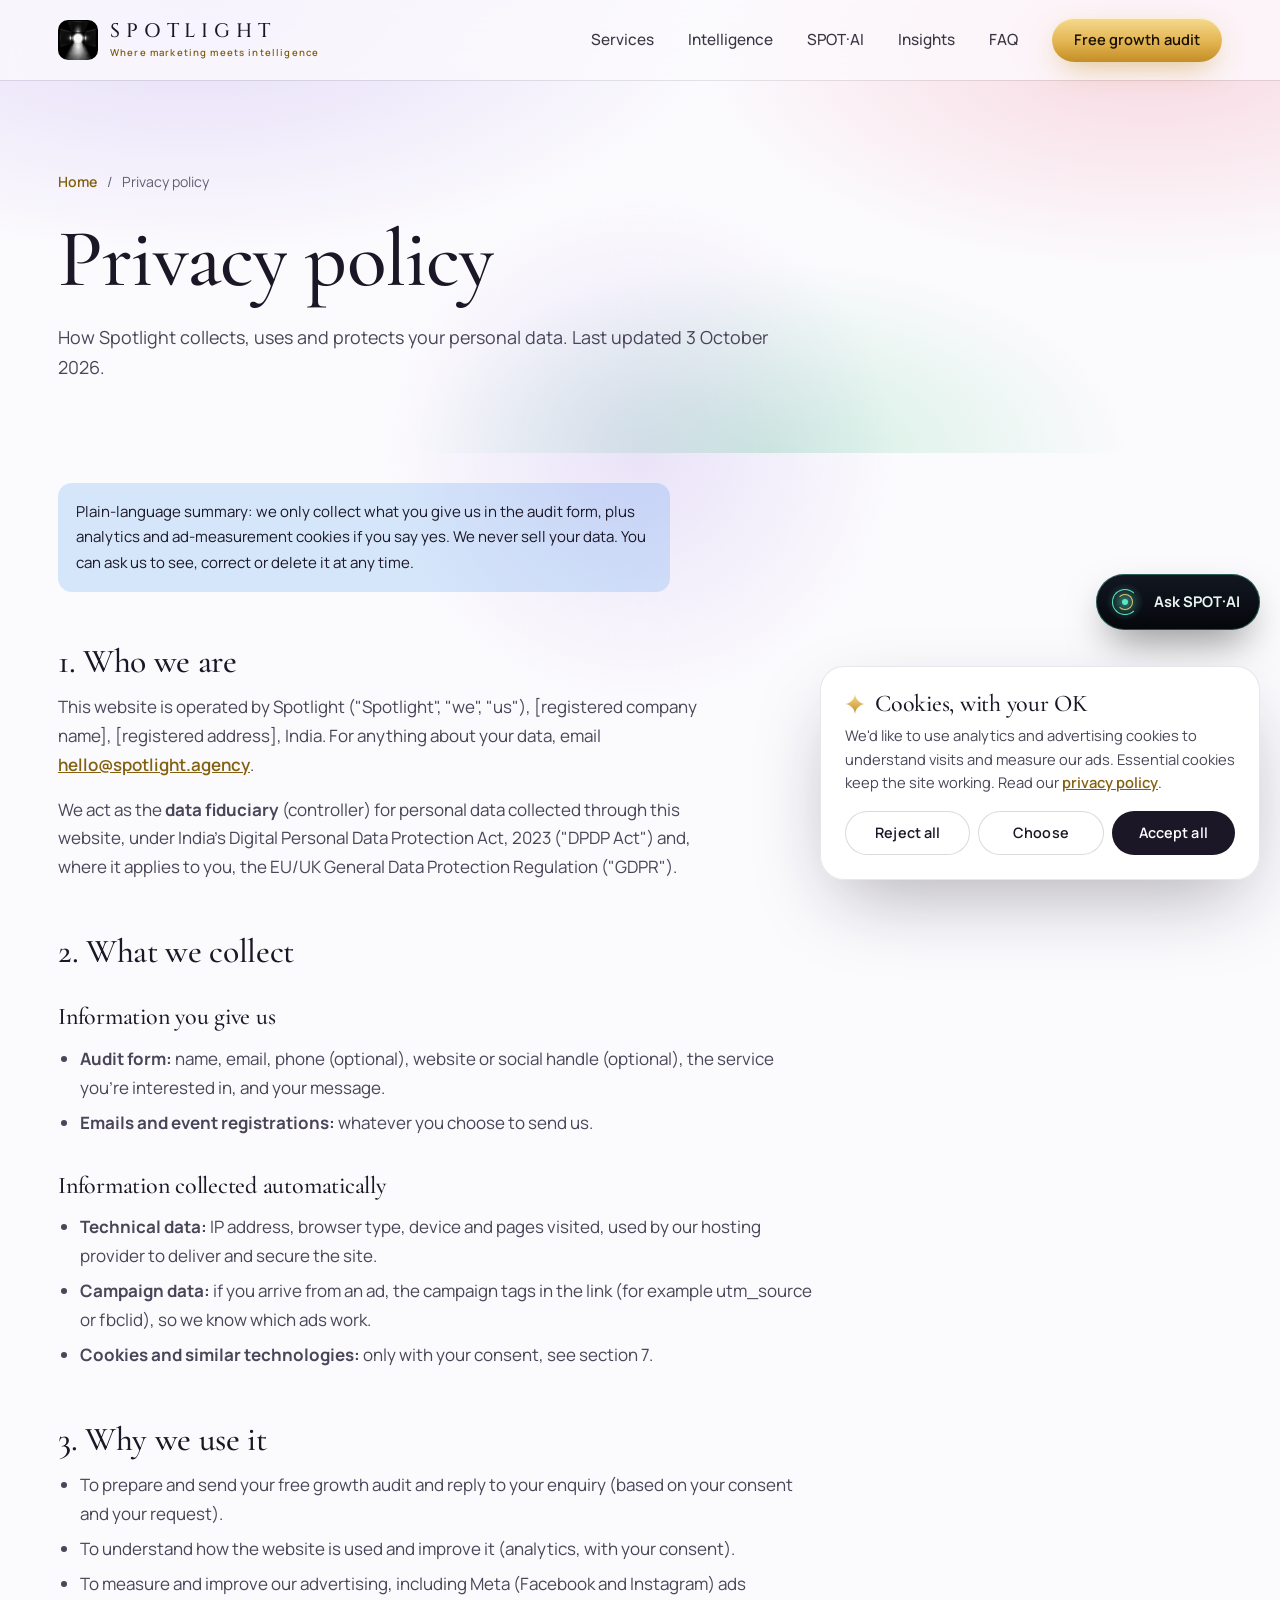
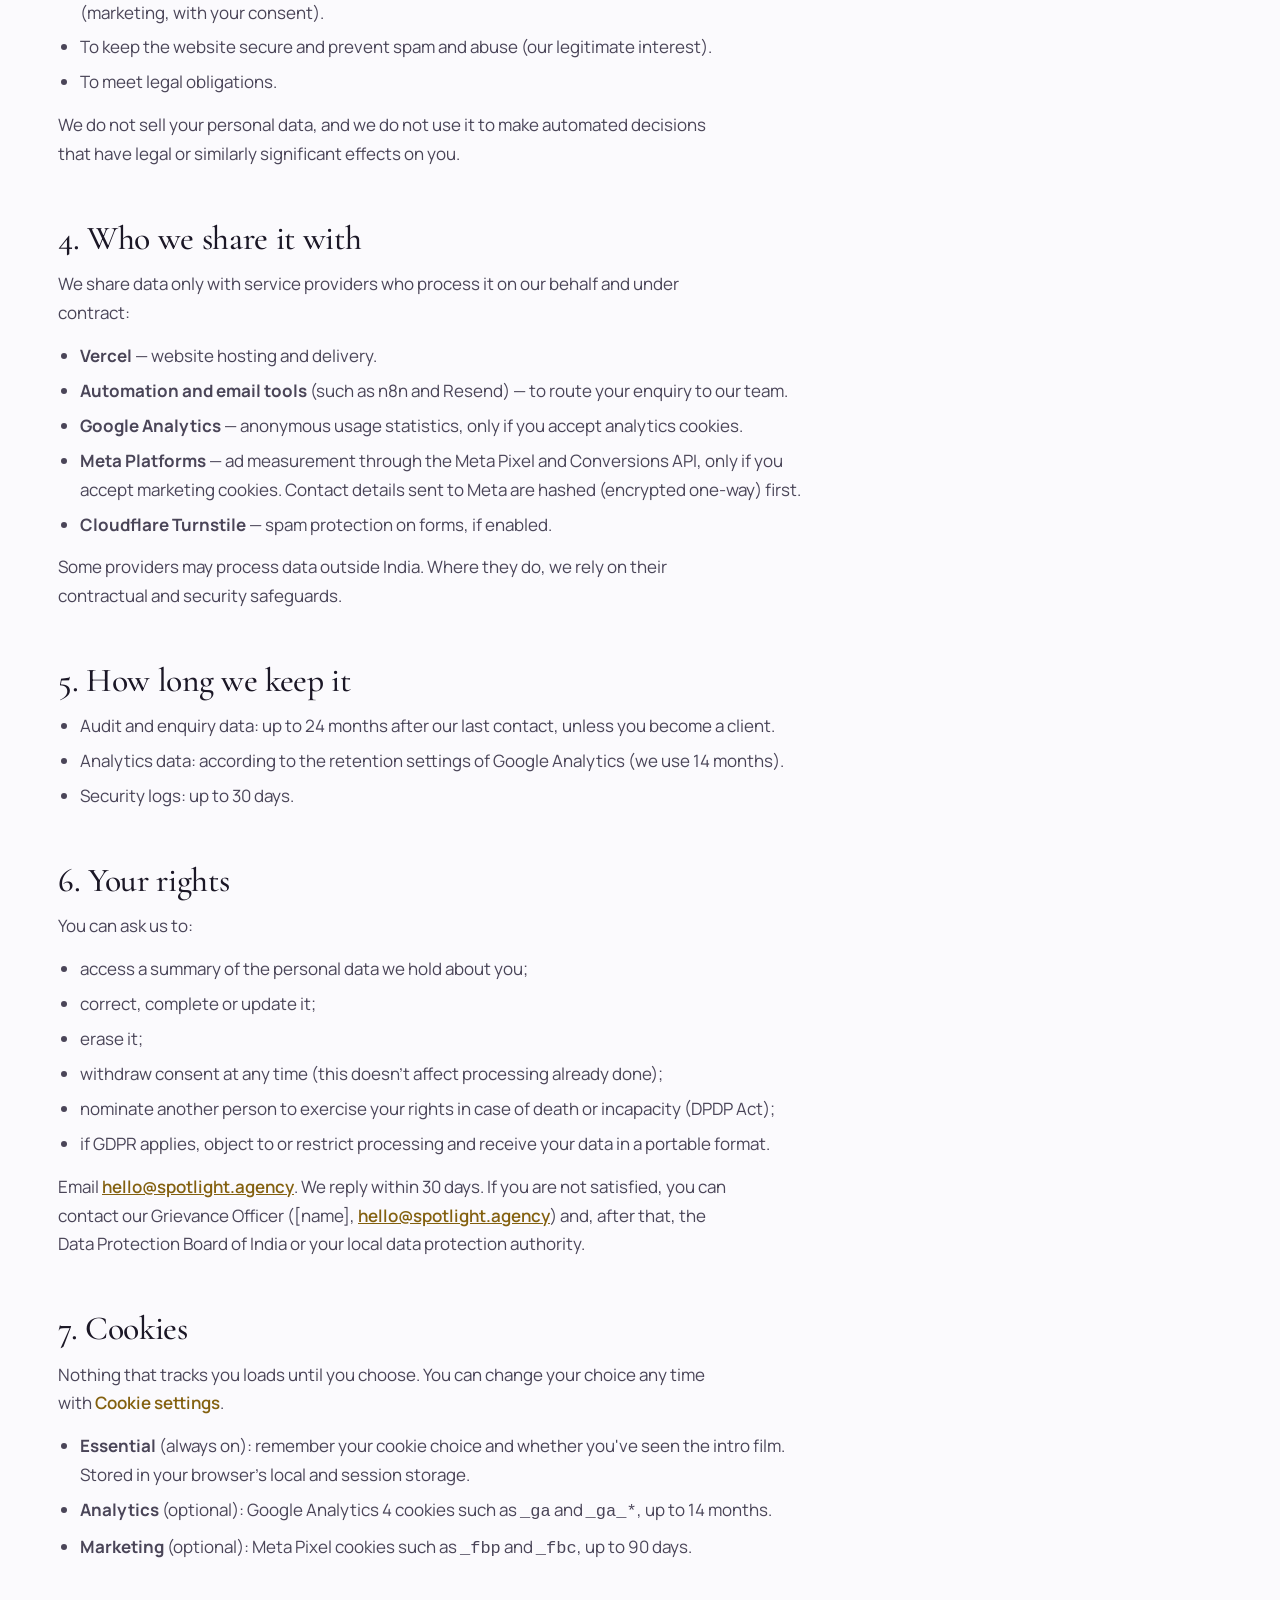
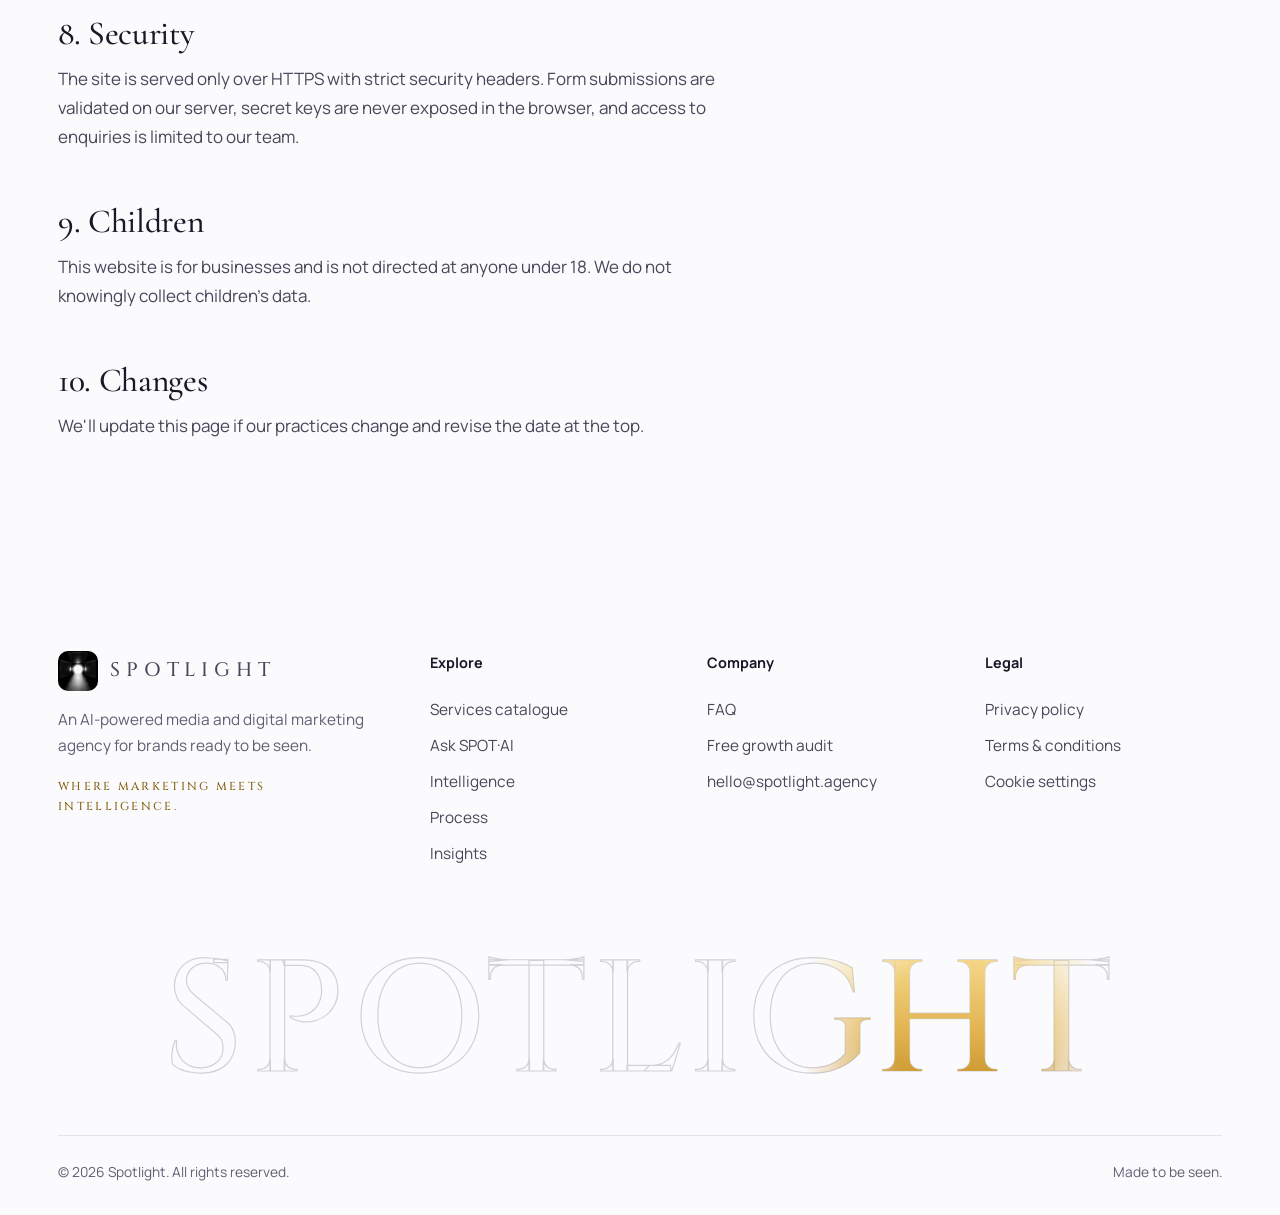
<file: privacy.html>
<!doctype html>
<html lang="en-IN">
<head>
<meta charset="utf-8">
<meta name="viewport" content="width=device-width, initial-scale=1, viewport-fit=cover">
<title>Privacy policy | Spotlight</title>
<meta name="description" content="How Spotlight collects, uses and protects your personal data, your rights under India&#39;s DPDP Act and GDPR, and how cookies are used on this site.">
<link rel="canonical" href="https://spotlight.agency/privacy">
<meta name="robots" content="index, follow, max-image-preview:large">
<meta name="theme-color" content="#FBFAFD">
<meta property="og:type" content="website">
<meta property="og:site_name" content="Spotlight">
<meta property="og:locale" content="en_IN">
<meta property="og:url" content="https://spotlight.agency/privacy">
<meta property="og:title" content="Privacy policy | Spotlight">
<meta property="og:description" content="How Spotlight collects, uses and protects your personal data, your rights under India&#39;s DPDP Act and GDPR, and how cookies are used on this site.">
<meta property="og:image" content="https://spotlight.agency/og-image.jpg">
<meta property="og:image:width" content="1200">
<meta property="og:image:height" content="630">
<meta name="twitter:card" content="summary_large_image">
<meta name="twitter:title" content="Privacy policy | Spotlight">
<meta name="twitter:description" content="How Spotlight collects, uses and protects your personal data, your rights under India&#39;s DPDP Act and GDPR, and how cookies are used on this site.">
<meta name="twitter:image" content="https://spotlight.agency/og-image.jpg">
<link rel="icon" type="image/png" sizes="32x32" href="/favicon-32.png">
<link rel="apple-touch-icon" sizes="180x180" href="/favicon-180.png">
<link rel="manifest" href="/site.webmanifest">
<link rel="alternate" type="application/rss+xml" title="Spotlight Insights" href="/feed.xml">
<link rel="preload" as="font" type="font/woff2" href="/font-manrope.woff2" crossorigin>
<link rel="preload" as="font" type="font/woff2" href="/font-cormorant-500.woff2" crossorigin>
<link rel="stylesheet" href="/style.css">
<script src="/main.js" defer></script>
<script src="/spot-ai.js" defer></script>
<script type="application/ld+json">{"@context":"https://schema.org","@type":"WebPage","name":"Privacy policy","url":"https://spotlight.agency/privacy","dateModified":"2026-10-03"}</script>
<script type="application/ld+json">{"@context":"https://schema.org","@type":"BreadcrumbList","itemListElement":[{"@type":"ListItem","position":1,"name":"Home","item":"https://spotlight.agency/"},{"@type":"ListItem","position":2,"name":"Privacy policy","item":"https://spotlight.agency/privacy"}]}</script>

</head>
<body class="page-light">
<a class="skip" href="#main">Skip to content</a>
<div class="progress" aria-hidden="true"></div>
<div class="spot" aria-hidden="true"></div>
<div class="cursor" aria-hidden="true"></div>
<div class="cursor-ring" aria-hidden="true"><span></span></div>
<noscript><style>[data-reveal]{opacity:1;transform:none;clip-path:none}[data-split] .w>span{transform:none}</style></noscript>
<header class="site-header" id="header">
  <div class="wrap nav">
    <a href="/" class="brand"><img src="/favicon-180.png" alt="" width="40" height="40"><span class="brand-word">SPOTLIGHT<small>Where marketing meets intelligence</small></span></a>
    <button class="burger" type="button" aria-label="Open menu" aria-expanded="false" aria-controls="menu"><i></i><i></i><i></i></button>
    <nav class="menu" id="menu" aria-label="Main">
      <a href="/services">Services</a>
      <a href="/#intelligence">Intelligence</a>
      <a href="/#ask">SPOT·AI</a>
      <a href="/insights">Insights</a>
      <a href="/#faq">FAQ</a>
      <a href="/#audit" class="btn btn-gold magnetic" data-cta="nav">Free growth audit</a>
    </nav>
  </div>
</header>
<main id="main">
<section class="page-hero"><div class="wrap">
  <nav class="crumbs" aria-label="Breadcrumb"><a href="/">Home</a><span aria-hidden="true">/</span><span>Privacy policy</span></nav>
  <h1 data-split>Privacy policy</h1>
  <p class="lede">How Spotlight collects, uses and protects your personal data. Last updated 3 October 2026.</p>
</div></section>
<div class="wrap"><div class="prose" data-reveal>
<p class="note">Plain-language summary: we only collect what you give us in the audit form, plus analytics and ad-measurement cookies if you say yes. We never sell your data. You can ask us to see, correct or delete it at any time.</p>

<h2 id="who">1. Who we are</h2>
<p>This website is operated by Spotlight ("Spotlight", "we", "us"), [registered company name], [registered address], India. For anything about your data, email <a href="mailto:hello@spotlight.agency">hello@spotlight.agency</a>.</p>
<p>We act as the <strong>data fiduciary</strong> (controller) for personal data collected through this website, under India's Digital Personal Data Protection Act, 2023 ("DPDP Act") and, where it applies to you, the EU/UK General Data Protection Regulation ("GDPR").</p>

<h2 id="collect">2. What we collect</h2>
<h3>Information you give us</h3>
<ul>
<li><strong>Audit form:</strong> name, email, phone (optional), website or social handle (optional), the service you're interested in, and your message.</li>
<li><strong>Emails and event registrations:</strong> whatever you choose to send us.</li>
</ul>
<h3>Information collected automatically</h3>
<ul>
<li><strong>Technical data:</strong> IP address, browser type, device and pages visited, used by our hosting provider to deliver and secure the site.</li>
<li><strong>Campaign data:</strong> if you arrive from an ad, the campaign tags in the link (for example utm_source or fbclid), so we know which ads work.</li>
<li><strong>Cookies and similar technologies:</strong> only with your consent, see section 7.</li>
</ul>

<h2 id="use">3. Why we use it</h2>
<ul>
<li>To prepare and send your free growth audit and reply to your enquiry (based on your consent and your request).</li>
<li>To understand how the website is used and improve it (analytics, with your consent).</li>
<li>To measure and improve our advertising, including Meta (Facebook and Instagram) ads (marketing, with your consent).</li>
<li>To keep the website secure and prevent spam and abuse (our legitimate interest).</li>
<li>To meet legal obligations.</li>
</ul>
<p>We do not sell your personal data, and we do not use it to make automated decisions that have legal or similarly significant effects on you.</p>

<h2 id="share">4. Who we share it with</h2>
<p>We share data only with service providers who process it on our behalf and under contract:</p>
<ul>
<li><strong>Vercel</strong> — website hosting and delivery.</li>
<li><strong>Automation and email tools</strong> (such as n8n and Resend) — to route your enquiry to our team.</li>
<li><strong>Google Analytics</strong> — anonymous usage statistics, only if you accept analytics cookies.</li>
<li><strong>Meta Platforms</strong> — ad measurement through the Meta Pixel and Conversions API, only if you accept marketing cookies. Contact details sent to Meta are hashed (encrypted one-way) first.</li>
<li><strong>Cloudflare Turnstile</strong> — spam protection on forms, if enabled.</li>
</ul>
<p>Some providers may process data outside India. Where they do, we rely on their contractual and security safeguards.</p>

<h2 id="keep">5. How long we keep it</h2>
<ul>
<li>Audit and enquiry data: up to 24 months after our last contact, unless you become a client.</li>
<li>Analytics data: according to the retention settings of Google Analytics (we use 14 months).</li>
<li>Security logs: up to 30 days.</li>
</ul>

<h2 id="rights">6. Your rights</h2>
<p>You can ask us to:</p>
<ul>
<li>access a summary of the personal data we hold about you;</li>
<li>correct, complete or update it;</li>
<li>erase it;</li>
<li>withdraw consent at any time (this doesn't affect processing already done);</li>
<li>nominate another person to exercise your rights in case of death or incapacity (DPDP Act);</li>
<li>if GDPR applies, object to or restrict processing and receive your data in a portable format.</li>
</ul>
<p>Email <a href="mailto:hello@spotlight.agency">hello@spotlight.agency</a>. We reply within 30 days. If you are not satisfied, you can contact our Grievance Officer ([name], <a href="mailto:hello@spotlight.agency">hello@spotlight.agency</a>) and, after that, the Data Protection Board of India or your local data protection authority.</p>

<h2 id="cookies">7. Cookies</h2>
<p>Nothing that tracks you loads until you choose. You can change your choice any time with <button type="button" data-open-consent class="text-link">Cookie settings</button>.</p>
<ul>
<li><strong>Essential</strong> (always on): remember your cookie choice and whether you've seen the intro film. Stored in your browser's local and session storage.</li>
<li><strong>Analytics</strong> (optional): Google Analytics 4 cookies such as <code>_ga</code> and <code>_ga_*</code>, up to 14 months.</li>
<li><strong>Marketing</strong> (optional): Meta Pixel cookies such as <code>_fbp</code> and <code>_fbc</code>, up to 90 days.</li>
</ul>

<h2 id="security">8. Security</h2>
<p>The site is served only over HTTPS with strict security headers. Form submissions are validated on our server, secret keys are never exposed in the browser, and access to enquiries is limited to our team.</p>

<h2 id="children">9. Children</h2>
<p>This website is for businesses and is not directed at anyone under 18. We do not knowingly collect children's data.</p>

<h2 id="changes">10. Changes</h2>
<p>We'll update this page if our practices change and revise the date at the top.</p>
</div></div>
</main>
<footer class="site-footer" id="footer">
  <div class="wrap">
    <div class="foot-grid">
      <div class="foot-brand">
        <a href="/" class="brand"><img src="/favicon-180.png" alt="" width="40" height="40" loading="lazy"><span class="brand-word">SPOTLIGHT</span></a>
        <p>An AI-powered media and digital marketing agency for brands ready to be seen.</p>
        <p class="tag">WHERE MARKETING MEETS INTELLIGENCE.</p>
      </div>
      <div><h4>Explore</h4><a href="/services">Services catalogue</a><a href="/#ask">Ask SPOT·AI</a><a href="/#intelligence">Intelligence</a><a href="/#process">Process</a><a href="/insights">Insights</a></div>
      <div><h4>Company</h4><a href="/#faq">FAQ</a><a href="/#audit">Free growth audit</a><a href="mailto:hello@spotlight.agency">hello@spotlight.agency</a></div>
      <div><h4>Legal</h4><a href="/privacy">Privacy policy</a><a href="/terms">Terms &amp; conditions</a><button type="button" data-open-consent>Cookie settings</button></div>
    </div>
    <div class="bigword" aria-hidden="true"><span class="outline">SPOTLIGHT</span><span class="fill">SPOTLIGHT</span></div>
    <div class="copyright"><span>© <span data-year>2026</span> Spotlight. All rights reserved.</span><span>Made to be seen.</span></div>
  </div>
</footer>
<div class="consent" id="consent" role="dialog" aria-labelledby="consent-title" aria-describedby="consent-desc">
  <h2 id="consent-title"><svg width="20" height="20" viewBox="0 0 24 24" aria-hidden="true"><use href="#i-star"/></svg>Cookies, with your OK</h2>
  <p id="consent-desc">We'd like to use analytics and advertising cookies to understand visits and measure our ads. Essential cookies keep the site working. Read our <a href="/privacy#cookies">privacy policy</a>.</p>
  <div class="consent-opts">
    <div class="opt-row"><div><b>Essential</b><span>Required for the site to work</span></div><label class="switch"><input type="checkbox" checked disabled aria-label="Essential cookies, always on"><i></i></label></div>
    <div class="opt-row"><div><b>Analytics</b><span>Google Analytics: anonymous visit stats</span></div><label class="switch"><input type="checkbox" id="c-analytics" aria-label="Analytics cookies"><i></i></label></div>
    <div class="opt-row"><div><b>Marketing</b><span>Meta Pixel: measure and improve our ads</span></div><label class="switch"><input type="checkbox" id="c-marketing" aria-label="Marketing cookies"><i></i></label></div>
  </div>
  <div class="consent-actions">
    <button type="button" class="btn btn-line" data-consent="reject">Reject all</button>
    <button type="button" class="btn btn-line" data-consent="custom">Choose</button>
    <button type="button" class="btn btn-ink" data-consent="accept">Accept all</button>
  </div>
</div>
<svg width="0" height="0" style="position:absolute" aria-hidden="true"><defs><linearGradient id="g-gold" x1="0" y1="0" x2="0" y2="1"><stop offset="0" stop-color="#F6DA8E"/><stop offset="1" stop-color="#C48E26"/></linearGradient><symbol id="i-star" viewBox="0 0 24 24"><path fill="url(#g-gold)" d="M12 0c.6 6.4 5.6 11.4 12 12-6.4.6-11.4 5.6-12 12-.6-6.4-5.6-11.4-12-12C6.4 11.4 11.4 6.4 12 0z"/></symbol></defs></svg>
</body>
</html>
</file>
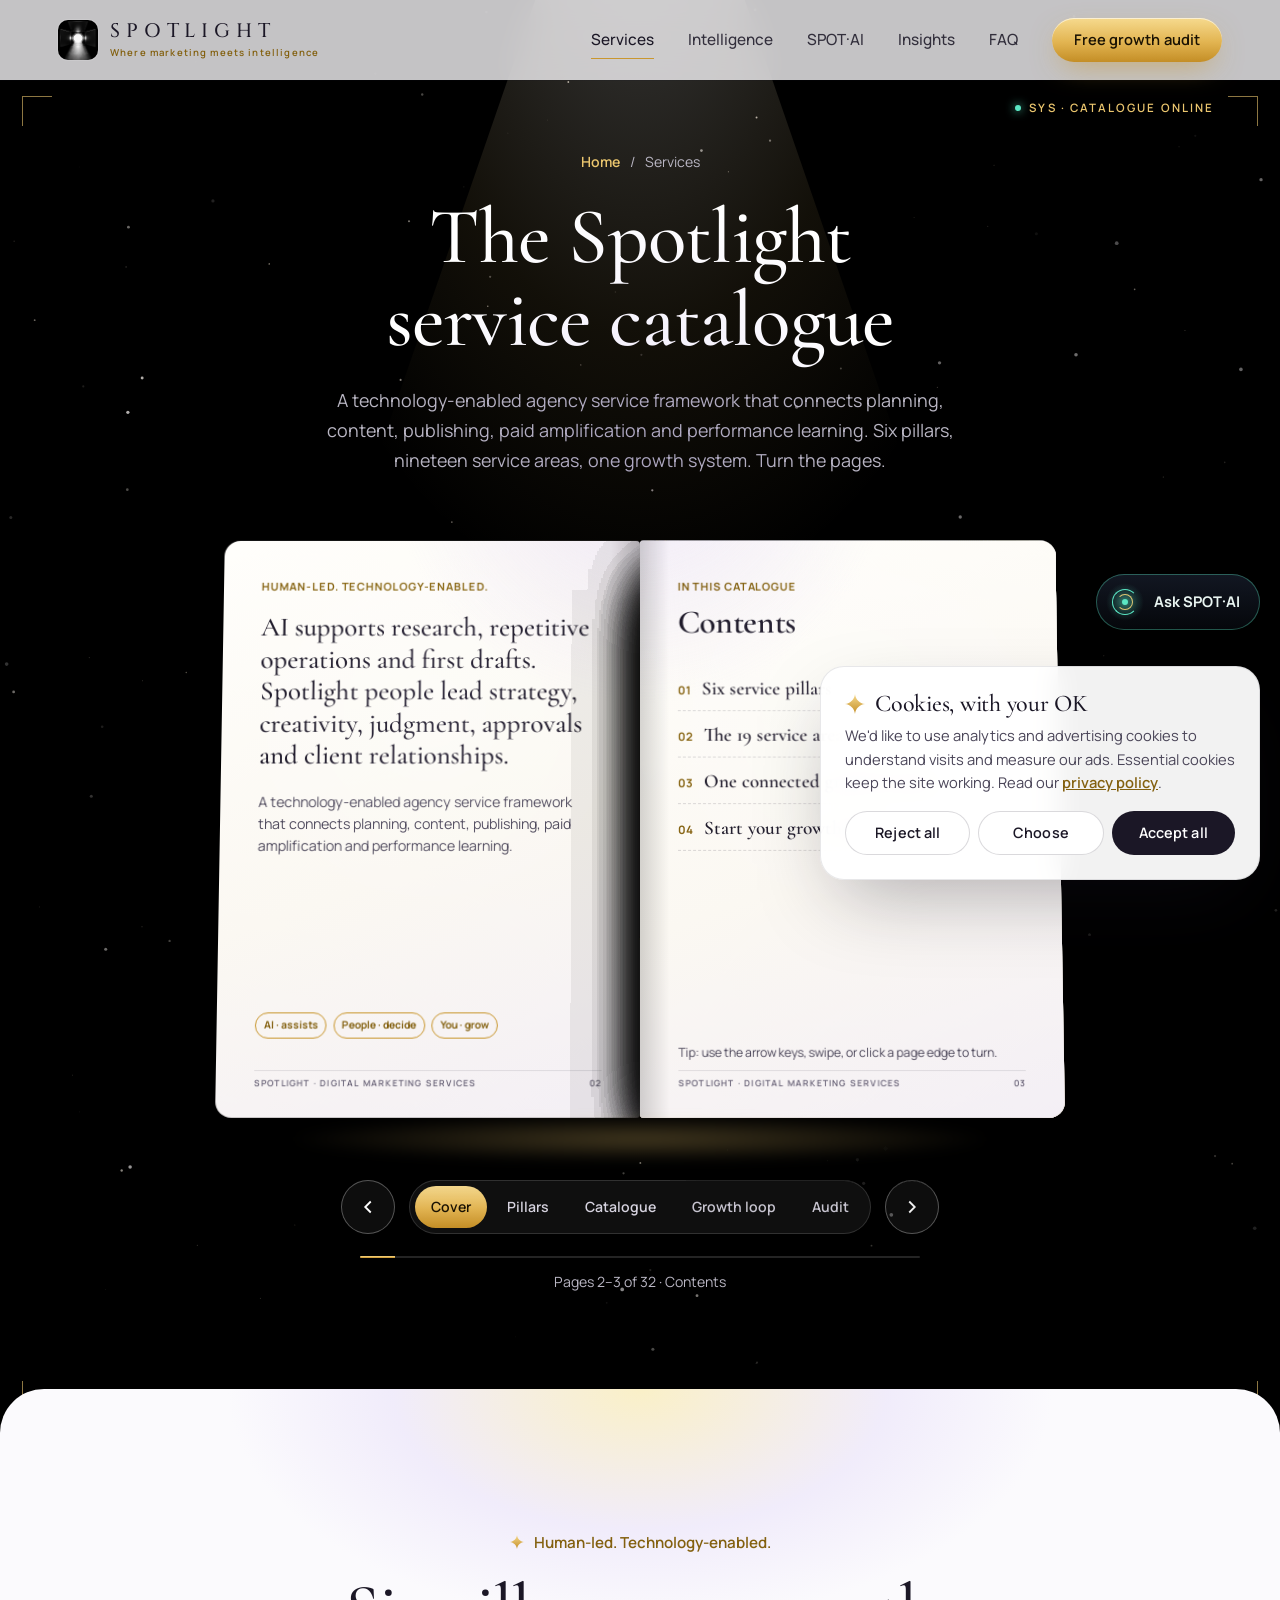
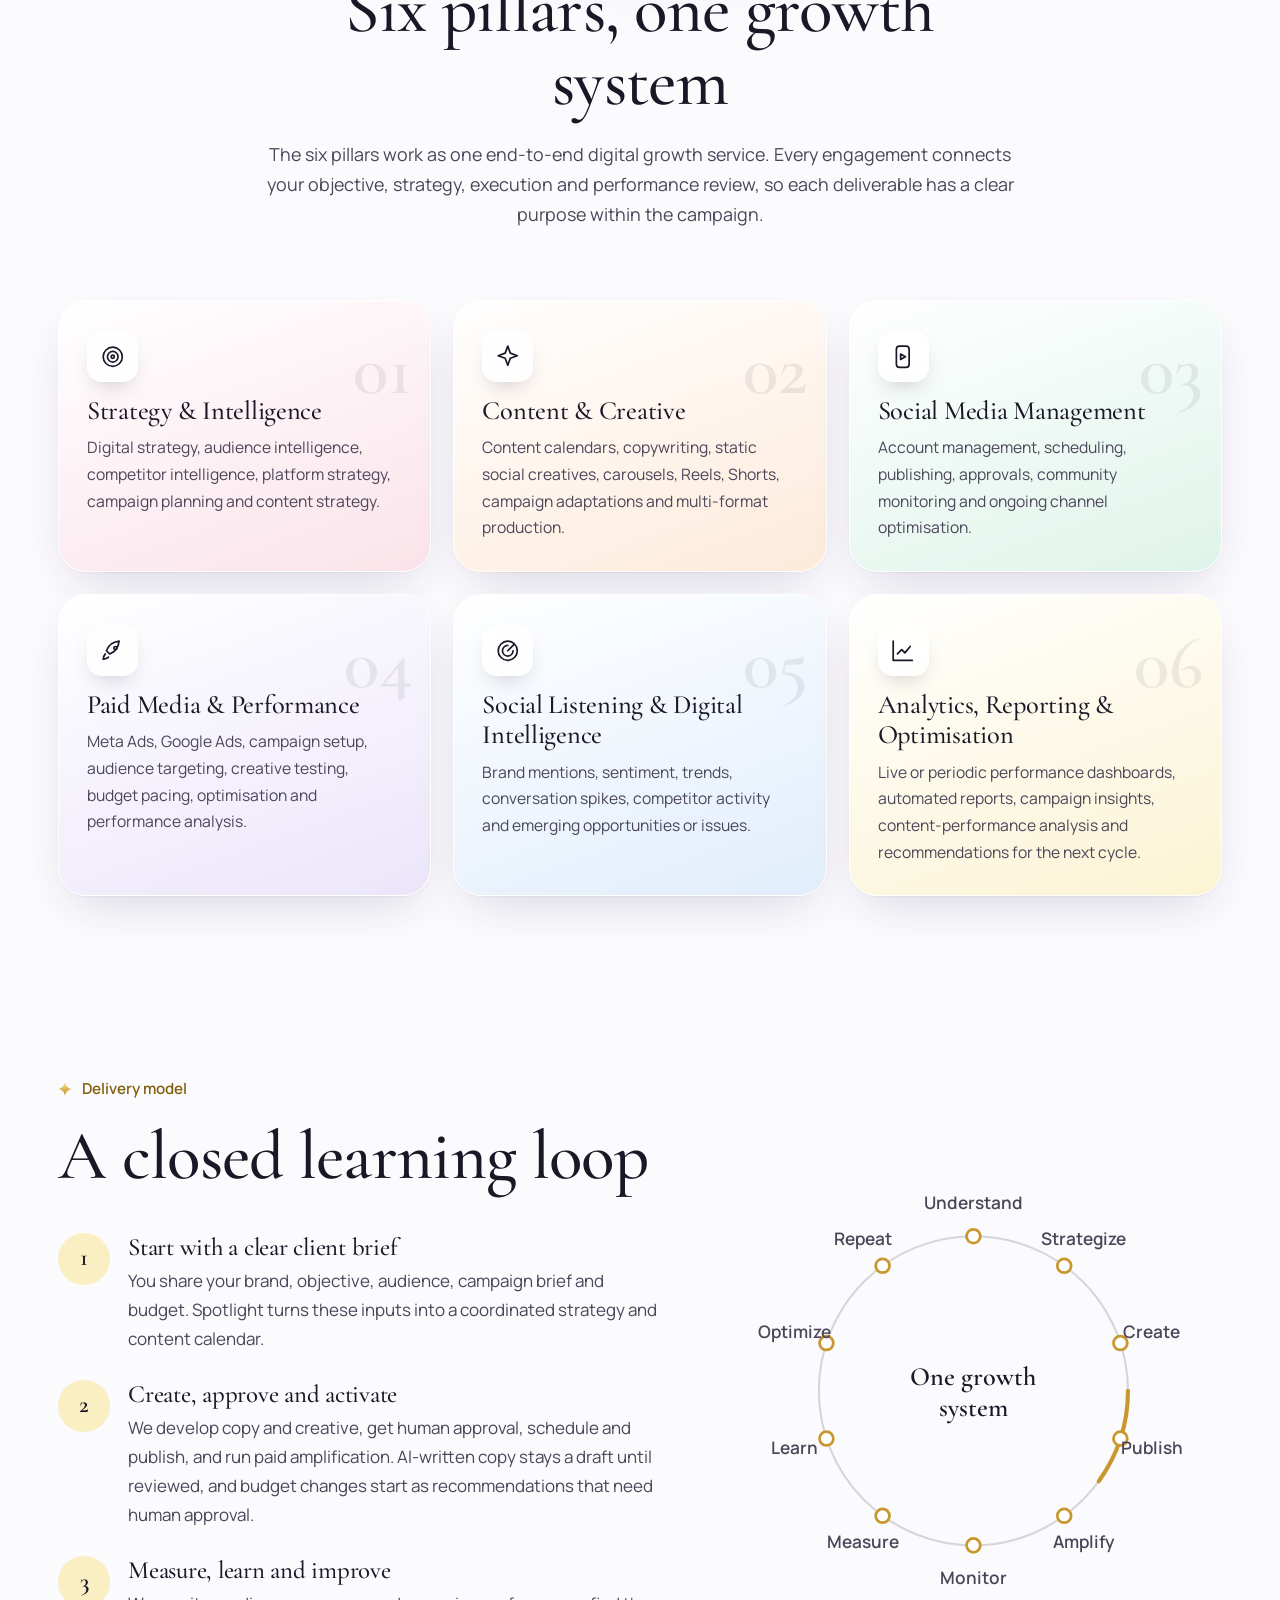
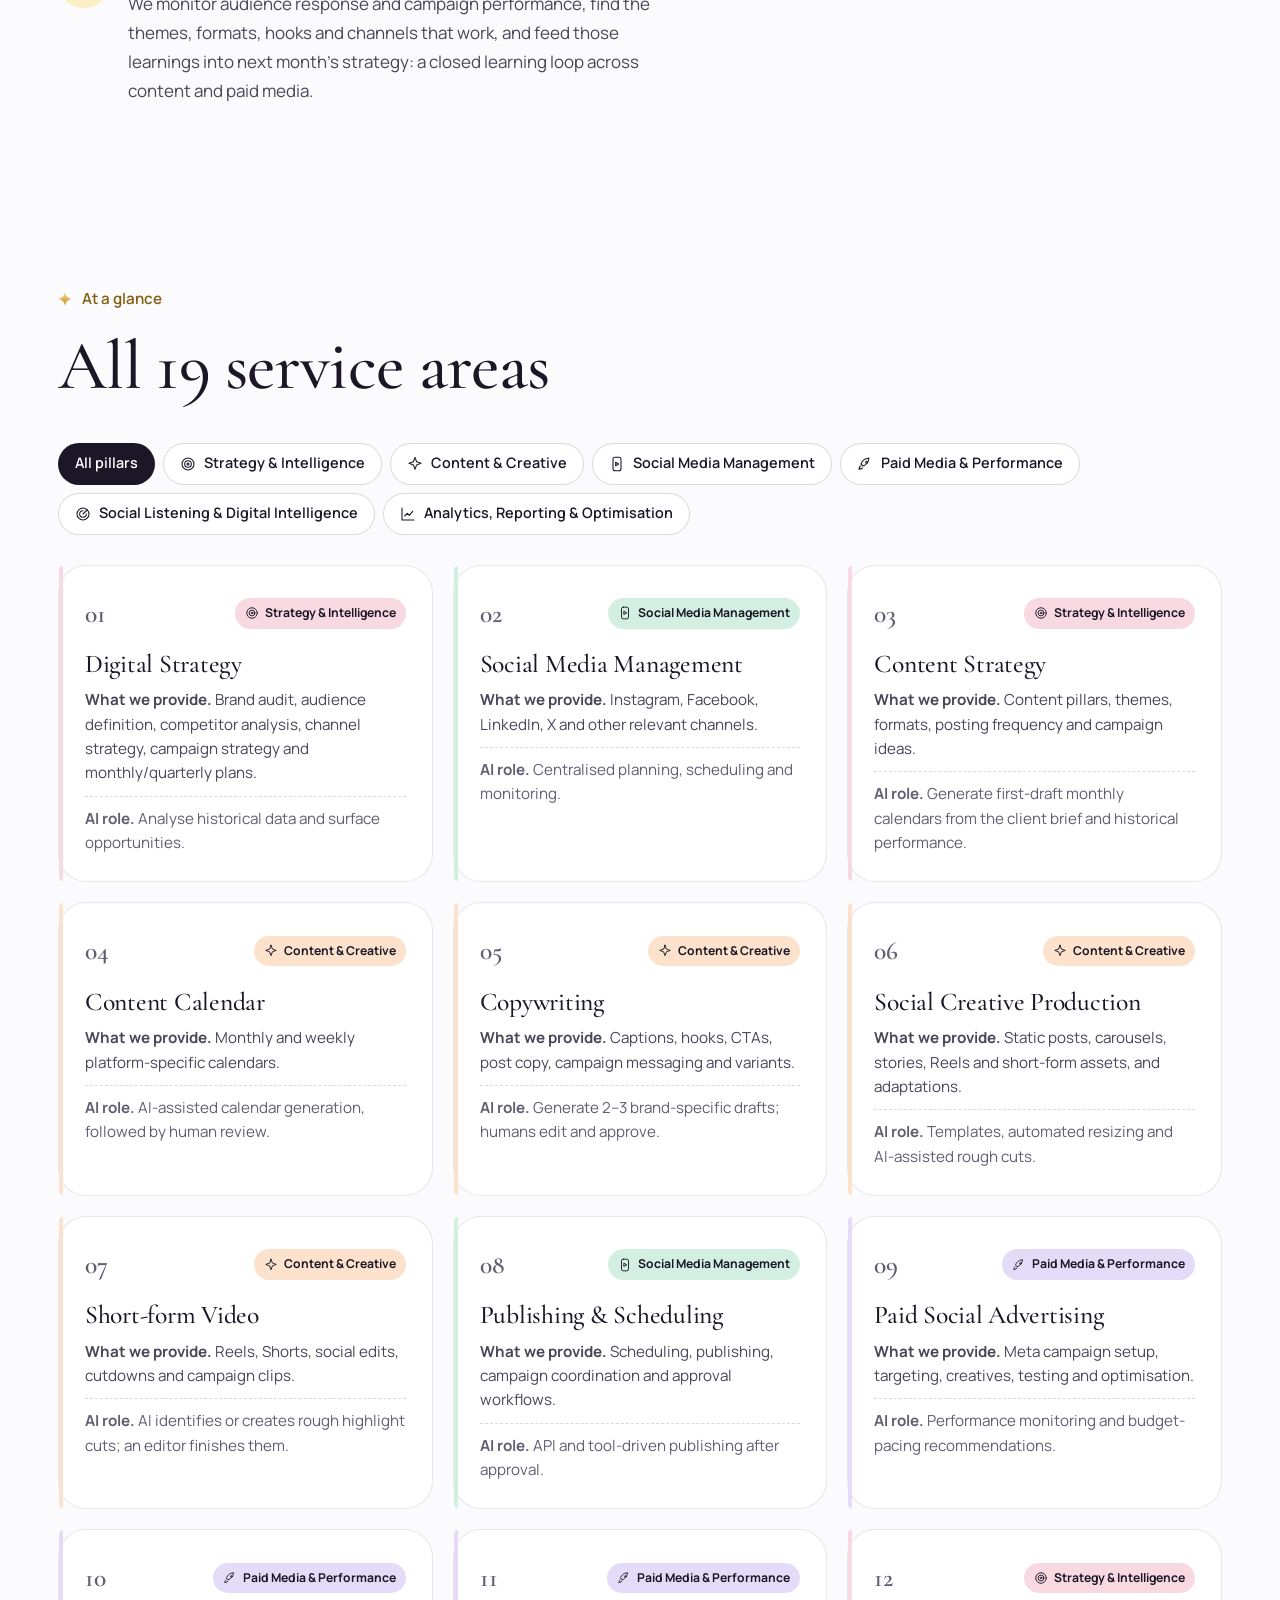
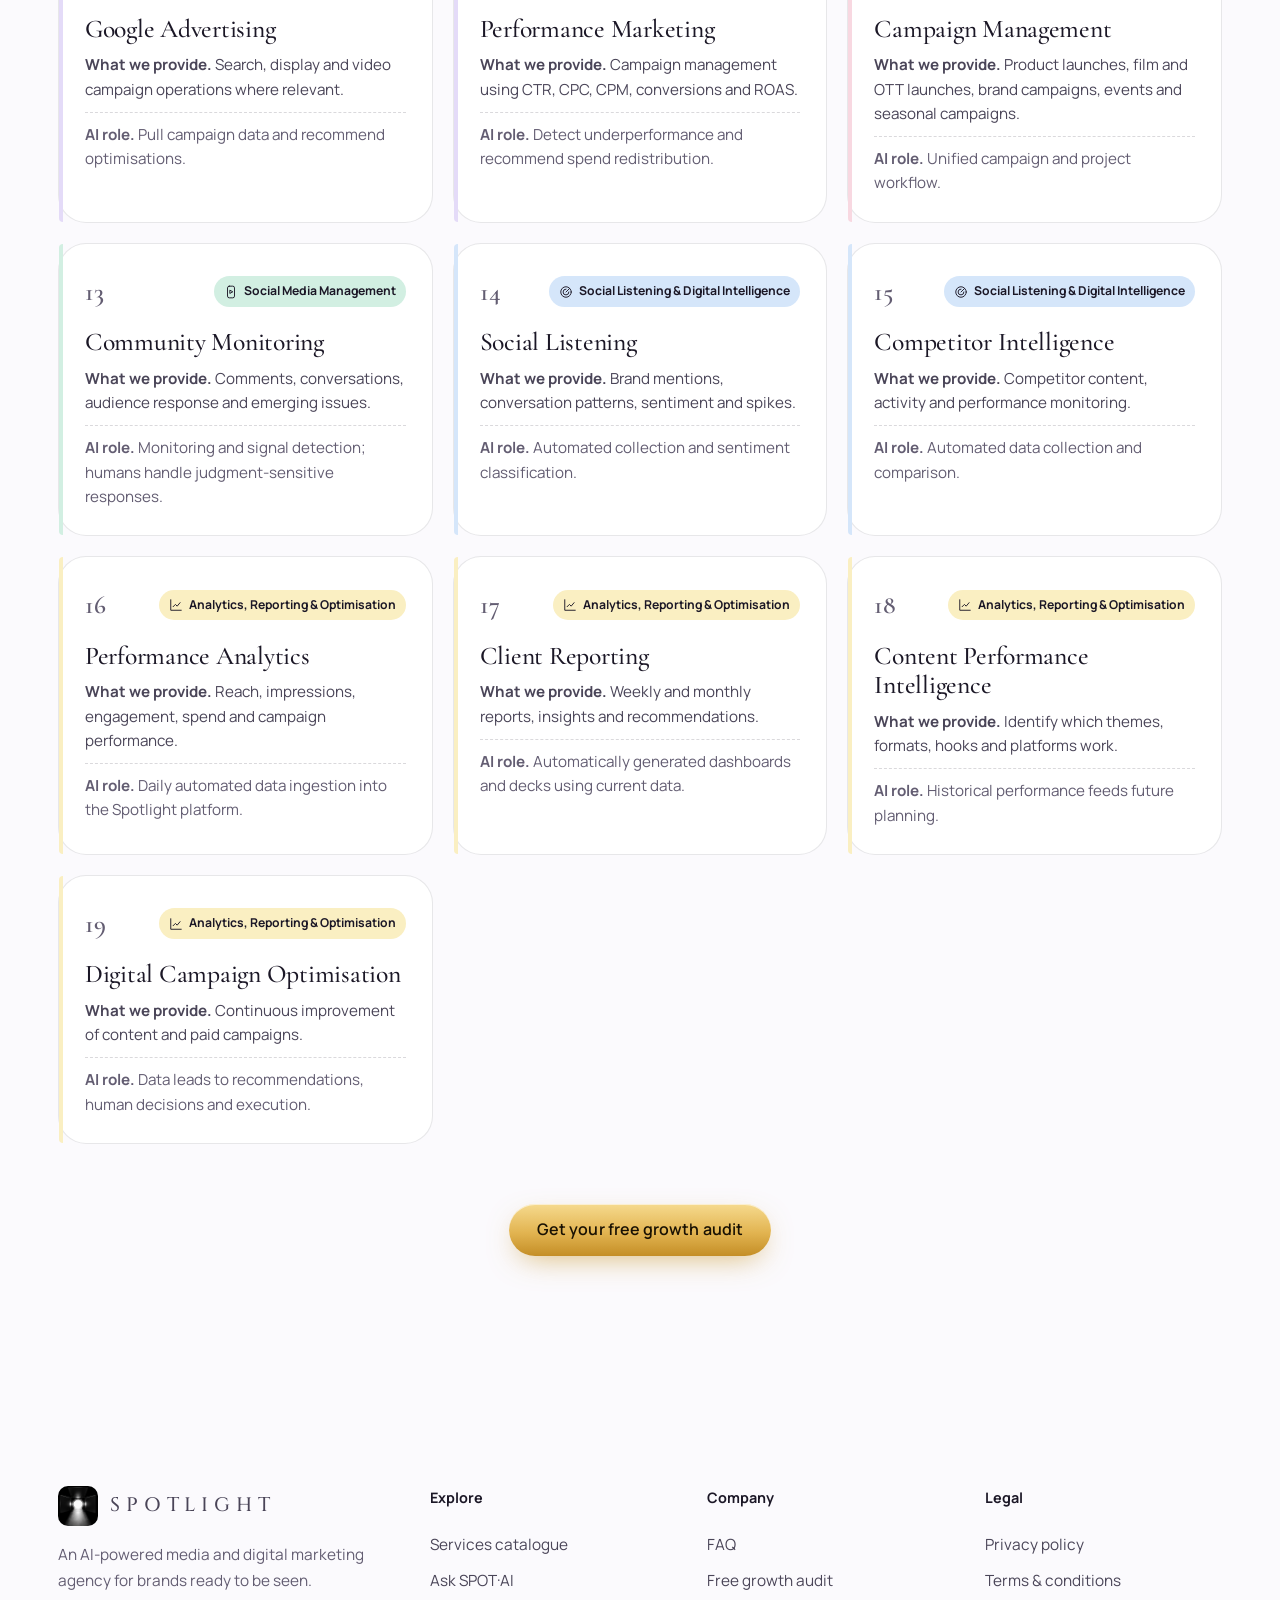
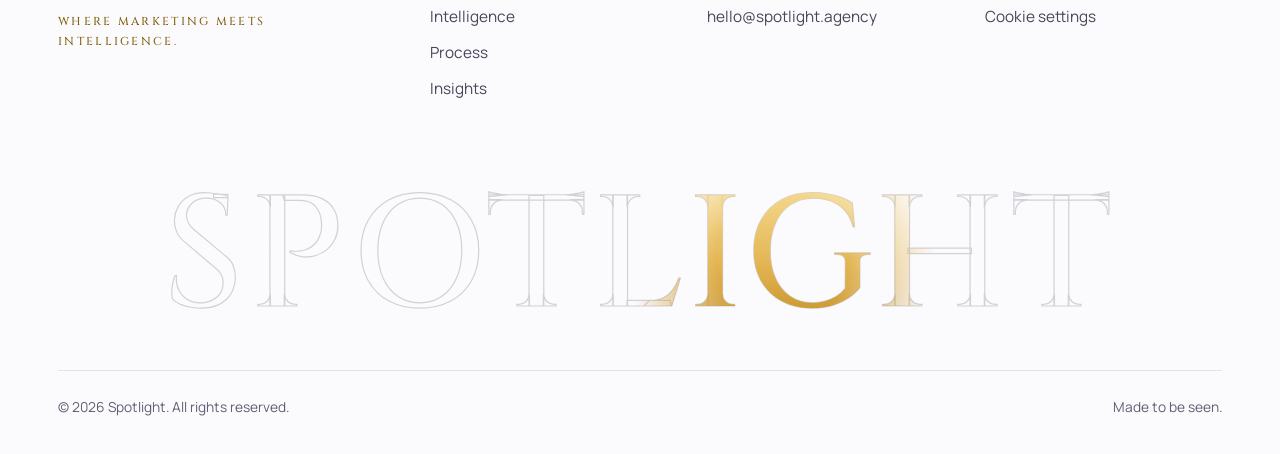
<file: services.html>
<!doctype html>
<html lang="en-IN">
<head>
<meta charset="utf-8">
<meta name="viewport" content="width=device-width, initial-scale=1, viewport-fit=cover">
<title>Services catalogue: 6 pillars, 19 digital marketing services | Spotlight</title>
<meta name="description" content="Turn the pages of the Spotlight service catalogue: strategy, content, social media, Meta and Google ads, social listening and analytics. Human-led, AI-enabled.">
<link rel="canonical" href="https://spotlight.agency/services">
<meta name="robots" content="index, follow, max-image-preview:large">
<meta name="theme-color" content="#FBFAFD">
<meta property="og:type" content="website">
<meta property="og:site_name" content="Spotlight">
<meta property="og:locale" content="en_IN">
<meta property="og:url" content="https://spotlight.agency/services">
<meta property="og:title" content="Services catalogue: 6 pillars, 19 digital marketing services | Spotlight">
<meta property="og:description" content="Turn the pages of the Spotlight service catalogue: strategy, content, social media, Meta and Google ads, social listening and analytics. Human-led, AI-enabled.">
<meta property="og:image" content="https://spotlight.agency/og-image.jpg">
<meta property="og:image:width" content="1200">
<meta property="og:image:height" content="630">
<meta name="twitter:card" content="summary_large_image">
<meta name="twitter:title" content="Services catalogue: 6 pillars, 19 digital marketing services | Spotlight">
<meta name="twitter:description" content="Turn the pages of the Spotlight service catalogue: strategy, content, social media, Meta and Google ads, social listening and analytics. Human-led, AI-enabled.">
<meta name="twitter:image" content="https://spotlight.agency/og-image.jpg">
<link rel="icon" type="image/png" sizes="32x32" href="/favicon-32.png">
<link rel="apple-touch-icon" sizes="180x180" href="/favicon-180.png">
<link rel="manifest" href="/site.webmanifest">
<link rel="alternate" type="application/rss+xml" title="Spotlight Insights" href="/feed.xml">
<link rel="preload" as="font" type="font/woff2" href="/font-manrope.woff2" crossorigin>
<link rel="preload" as="font" type="font/woff2" href="/font-cormorant-500.woff2" crossorigin>
<link rel="stylesheet" href="/style.css">
<script src="/main.js" defer></script>
<script src="/spot-ai.js" defer></script>
<script type="application/ld+json">{"@context":"https://schema.org","@type":"WebPage","name":"Spotlight digital marketing services","url":"https://spotlight.agency/services","description":"A technology-enabled agency service framework that connects planning, content, publishing, paid amplification and performance learning."}</script>
<script type="application/ld+json">{"@context":"https://schema.org","@type":"ItemList","name":"Spotlight service areas","itemListElement":[{"@type":"ListItem","position":1,"item":{"@type":"Service","name":"Digital Strategy","description":"Brand audit, audience definition, competitor analysis, channel strategy, campaign strategy and monthly/quarterly plans. Technology role: Analyse historical data and surface opportunities.","category":"Strategy & Intelligence","provider":{"@type":"Organization","name":"Spotlight","url":"https://spotlight.agency/"},"areaServed":"IN"}},{"@type":"ListItem","position":2,"item":{"@type":"Service","name":"Social Media Management","description":"Instagram, Facebook, LinkedIn, X and other relevant channels. Technology role: Centralised planning, scheduling and monitoring.","category":"Social Media Management","provider":{"@type":"Organization","name":"Spotlight","url":"https://spotlight.agency/"},"areaServed":"IN"}},{"@type":"ListItem","position":3,"item":{"@type":"Service","name":"Content Strategy","description":"Content pillars, themes, formats, posting frequency and campaign ideas. Technology role: Generate first-draft monthly calendars from the client brief and historical performance.","category":"Strategy & Intelligence","provider":{"@type":"Organization","name":"Spotlight","url":"https://spotlight.agency/"},"areaServed":"IN"}},{"@type":"ListItem","position":4,"item":{"@type":"Service","name":"Content Calendar","description":"Monthly and weekly platform-specific calendars. Technology role: AI-assisted calendar generation, followed by human review.","category":"Content & Creative","provider":{"@type":"Organization","name":"Spotlight","url":"https://spotlight.agency/"},"areaServed":"IN"}},{"@type":"ListItem","position":5,"item":{"@type":"Service","name":"Copywriting","description":"Captions, hooks, CTAs, post copy, campaign messaging and variants. Technology role: Generate 2–3 brand-specific drafts; humans edit and approve.","category":"Content & Creative","provider":{"@type":"Organization","name":"Spotlight","url":"https://spotlight.agency/"},"areaServed":"IN"}},{"@type":"ListItem","position":6,"item":{"@type":"Service","name":"Social Creative Production","description":"Static posts, carousels, stories, Reels and short-form assets, and adaptations. Technology role: Templates, automated resizing and AI-assisted rough cuts.","category":"Content & Creative","provider":{"@type":"Organization","name":"Spotlight","url":"https://spotlight.agency/"},"areaServed":"IN"}},{"@type":"ListItem","position":7,"item":{"@type":"Service","name":"Short-form Video","description":"Reels, Shorts, social edits, cutdowns and campaign clips. Technology role: AI identifies or creates rough highlight cuts; an editor finishes them.","category":"Content & Creative","provider":{"@type":"Organization","name":"Spotlight","url":"https://spotlight.agency/"},"areaServed":"IN"}},{"@type":"ListItem","position":8,"item":{"@type":"Service","name":"Publishing & Scheduling","description":"Scheduling, publishing, campaign coordination and approval workflows. Technology role: API and tool-driven publishing after approval.","category":"Social Media Management","provider":{"@type":"Organization","name":"Spotlight","url":"https://spotlight.agency/"},"areaServed":"IN"}},{"@type":"ListItem","position":9,"item":{"@type":"Service","name":"Paid Social Advertising","description":"Meta campaign setup, targeting, creatives, testing and optimisation. Technology role: Performance monitoring and budget-pacing recommendations.","category":"Paid Media & Performance","provider":{"@type":"Organization","name":"Spotlight","url":"https://spotlight.agency/"},"areaServed":"IN"}},{"@type":"ListItem","position":10,"item":{"@type":"Service","name":"Google Advertising","description":"Search, display and video campaign operations where relevant. Technology role: Pull campaign data and recommend optimisations.","category":"Paid Media & Performance","provider":{"@type":"Organization","name":"Spotlight","url":"https://spotlight.agency/"},"areaServed":"IN"}},{"@type":"ListItem","position":11,"item":{"@type":"Service","name":"Performance Marketing","description":"Campaign management using CTR, CPC, CPM, conversions and ROAS. Technology role: Detect underperformance and recommend spend redistribution.","category":"Paid Media & Performance","provider":{"@type":"Organization","name":"Spotlight","url":"https://spotlight.agency/"},"areaServed":"IN"}},{"@type":"ListItem","position":12,"item":{"@type":"Service","name":"Campaign Management","description":"Product launches, film and OTT launches, brand campaigns, events and seasonal campaigns. Technology role: Unified campaign and project workflow.","category":"Strategy & Intelligence","provider":{"@type":"Organization","name":"Spotlight","url":"https://spotlight.agency/"},"areaServed":"IN"}},{"@type":"ListItem","position":13,"item":{"@type":"Service","name":"Community Monitoring","description":"Comments, conversations, audience response and emerging issues. Technology role: Monitoring and signal detection; humans handle judgment-sensitive responses.","category":"Social Media Management","provider":{"@type":"Organization","name":"Spotlight","url":"https://spotlight.agency/"},"areaServed":"IN"}},{"@type":"ListItem","position":14,"item":{"@type":"Service","name":"Social Listening","description":"Brand mentions, conversation patterns, sentiment and spikes. Technology role: Automated collection and sentiment classification.","category":"Social Listening & Digital Intelligence","provider":{"@type":"Organization","name":"Spotlight","url":"https://spotlight.agency/"},"areaServed":"IN"}},{"@type":"ListItem","position":15,"item":{"@type":"Service","name":"Competitor Intelligence","description":"Competitor content, activity and performance monitoring. Technology role: Automated data collection and comparison.","category":"Social Listening & Digital Intelligence","provider":{"@type":"Organization","name":"Spotlight","url":"https://spotlight.agency/"},"areaServed":"IN"}},{"@type":"ListItem","position":16,"item":{"@type":"Service","name":"Performance Analytics","description":"Reach, impressions, engagement, spend and campaign performance. Technology role: Daily automated data ingestion into the Spotlight platform.","category":"Analytics, Reporting & Optimisation","provider":{"@type":"Organization","name":"Spotlight","url":"https://spotlight.agency/"},"areaServed":"IN"}},{"@type":"ListItem","position":17,"item":{"@type":"Service","name":"Client Reporting","description":"Weekly and monthly reports, insights and recommendations. Technology role: Automatically generated dashboards and decks using current data.","category":"Analytics, Reporting & Optimisation","provider":{"@type":"Organization","name":"Spotlight","url":"https://spotlight.agency/"},"areaServed":"IN"}},{"@type":"ListItem","position":18,"item":{"@type":"Service","name":"Content Performance Intelligence","description":"Identify which themes, formats, hooks and platforms work. Technology role: Historical performance feeds future planning.","category":"Analytics, Reporting & Optimisation","provider":{"@type":"Organization","name":"Spotlight","url":"https://spotlight.agency/"},"areaServed":"IN"}},{"@type":"ListItem","position":19,"item":{"@type":"Service","name":"Digital Campaign Optimisation","description":"Continuous improvement of content and paid campaigns. Technology role: Data leads to recommendations, human decisions and execution.","category":"Analytics, Reporting & Optimisation","provider":{"@type":"Organization","name":"Spotlight","url":"https://spotlight.agency/"},"areaServed":"IN"}}]}</script>
<script type="application/ld+json">{"@context":"https://schema.org","@type":"BreadcrumbList","itemListElement":[{"@type":"ListItem","position":1,"name":"Home","item":"https://spotlight.agency/"},{"@type":"ListItem","position":2,"name":"Services","item":"https://spotlight.agency/services"}]}</script>
<script src="/book.js" defer></script>
</head>
<body class="page-light page-services">
<a class="skip" href="#main">Skip to content</a>
<div class="progress" aria-hidden="true"></div>
<div class="spot" aria-hidden="true"></div>
<div class="cursor" aria-hidden="true"></div>
<div class="cursor-ring" aria-hidden="true"><span></span></div>
<noscript><style>[data-reveal]{opacity:1;transform:none;clip-path:none}[data-split] .w>span{transform:none}</style></noscript>
<header class="site-header" id="header">
  <div class="wrap nav">
    <a href="/" class="brand"><img src="/favicon-180.png" alt="" width="40" height="40"><span class="brand-word">SPOTLIGHT<small>Where marketing meets intelligence</small></span></a>
    <button class="burger" type="button" aria-label="Open menu" aria-expanded="false" aria-controls="menu"><i></i><i></i><i></i></button>
    <nav class="menu" id="menu" aria-label="Main">
      <a href="/services" aria-current="page">Services</a>
      <a href="/#intelligence">Intelligence</a>
      <a href="/#ask">SPOT·AI</a>
      <a href="/insights">Insights</a>
      <a href="/#faq">FAQ</a>
      <a href="/#audit" class="btn btn-gold magnetic" data-cta="nav">Free growth audit</a>
    </nav>
  </div>
</header>
<main id="main">

<section class="stage" aria-labelledby="svc-title">
  <div class="stage-beam" aria-hidden="true"></div>
  <canvas class="dust stage-dust" aria-hidden="true"></canvas>
  <div class="hud-frame" aria-hidden="true"><i></i><i></i><i></i><i></i><span class="hud-read" data-hud-read>SYS · CATALOGUE ONLINE</span></div>
  <div class="wrap stage-head">
    <nav class="crumbs crumbs-dark" aria-label="Breadcrumb"><a href="/">Home</a><span aria-hidden="true">/</span><span>Services</span></nav>
    <h1 id="svc-title" data-split>The Spotlight service catalogue</h1>
    <p class="lede">A technology-enabled agency service framework that connects planning, content, publishing, paid amplification and performance learning. Six pillars, nineteen service areas, one growth system. Turn the pages.</p>
  </div>
  <div class="book-stage">
    <div class="book-wrap" data-book-wrap>
      <div class="book" data-book>
<article class="page pg-cover" data-page="0" aria-label="Page 1 of 32: Cover"><div class="pg-in">
  <div class="cover-foil"></div>
  <img src="/logo-mark.png" alt="" width="120" height="120" class="cover-mark" loading="lazy">
  <p class="cover-brand">SPOTLIGHT</p>
  <div class="cover-rule"><svg class="pg-star" viewBox="0 0 24 24" aria-hidden="true"><use href="#i-star"/></svg></div>
  <h2 class="cover-title">Digital Marketing<br>Services</h2>
  <p class="cover-tag">Strategy. Creativity. Performance.</p>
  <p class="cover-sub">The service catalogue</p></div></article>
<article class="page pg-quote" data-page="1" aria-label="Page 2 of 32: Our promise"><div class="pg-in">
  <p class="pg-kicker">Human-led. Technology-enabled.</p>
  <blockquote class="pg-quote-text">AI supports research, repetitive operations and first drafts. Spotlight people lead strategy, creativity, judgment, approvals and client relationships.</blockquote>
  <p class="pg-body">A technology-enabled agency service framework that connects planning, content, publishing, paid amplification and performance learning.</p>
  <div class="pg-hud" aria-hidden="true"><span>AI · assists</span><span>People · decide</span><span>You · grow</span></div>
  <footer class="pg-foot"><span>SPOTLIGHT · DIGITAL MARKETING SERVICES</span><span>02</span></footer></div></article>
<article class="page pg-contents" data-page="2" aria-label="Page 3 of 32: Contents"><div class="pg-in">
  <p class="pg-kicker">In this catalogue</p>
  <h2 class="pg-h">Contents</h2>
  <ol class="toc">
    <li><button type="button" data-goto="3"><span>01</span> Six service pillars</button><i>04</i></li>
    <li><button type="button" data-goto="9"><span>02</span> The 19 service areas</button><i>10</i></li>
    <li><button type="button" data-goto="28"><span>03</span> One connected growth system</button><i>29</i></li>
    <li><button type="button" data-goto="31"><span>04</span> Start your growth audit</button><i>32</i></li>
  </ol>
  <p class="pg-body small">Tip: use the arrow keys, swipe, or click a page edge to turn.</p>
  <footer class="pg-foot"><span>SPOTLIGHT · DIGITAL MARKETING SERVICES</span><span>03</span></footer></div></article>
<article class="page pg-pillar" data-page="3" aria-label="Page 4 of 32: Pillar 01" style="--gel:var(--rose)"><div class="pg-in">
    <p class="pg-kicker">Pillar 01 of 06</p>
    <div class="pillar-num" aria-hidden="true">01</div>
    <div class="pg-icon"><svg class="" viewBox="0 0 24 24" fill="none" stroke="currentColor" stroke-width="1.6" stroke-linecap="round" stroke-linejoin="round" aria-hidden="true"><circle cx="12" cy="12" r="9"/><circle cx="12" cy="12" r="5"/><circle cx="12" cy="12" r="1.5"/></svg></div>
    <h2 class="pg-h">Strategy &amp; Intelligence</h2>
    <p class="pg-body">Digital strategy, audience intelligence, competitor intelligence, platform strategy, campaign planning and content strategy.</p>
    <p class="pg-label">Service areas in this pillar</p><ul class="pg-chips"><li>Digital Strategy</li><li>Content Strategy</li><li>Campaign Management</li></ul>
    <footer class="pg-foot"><span>SPOTLIGHT · DIGITAL MARKETING SERVICES</span><span>04</span></footer></div></article>
<article class="page pg-pillar" data-page="4" aria-label="Page 5 of 32: Pillar 02" style="--gel:var(--peach)"><div class="pg-in">
    <p class="pg-kicker">Pillar 02 of 06</p>
    <div class="pillar-num" aria-hidden="true">02</div>
    <div class="pg-icon"><svg class="" viewBox="0 0 24 24" fill="none" stroke="currentColor" stroke-width="1.6" stroke-linecap="round" stroke-linejoin="round" aria-hidden="true"><path d="M12 2l2.4 6.6L21 11l-6.6 2.4L12 20l-2.4-6.6L3 11l6.6-2.4z"/></svg></div>
    <h2 class="pg-h">Content &amp; Creative</h2>
    <p class="pg-body">Content calendars, copywriting, static social creatives, carousels, Reels, Shorts, campaign adaptations and multi-format production.</p>
    <p class="pg-label">Service areas in this pillar</p><ul class="pg-chips"><li>Content Calendar</li><li>Copywriting</li><li>Social Creative Production</li><li>Short-form Video</li></ul>
    <footer class="pg-foot"><span>SPOTLIGHT · DIGITAL MARKETING SERVICES</span><span>05</span></footer></div></article>
<article class="page pg-pillar" data-page="5" aria-label="Page 6 of 32: Pillar 03" style="--gel:var(--mint)"><div class="pg-in">
    <p class="pg-kicker">Pillar 03 of 06</p>
    <div class="pillar-num" aria-hidden="true">03</div>
    <div class="pg-icon"><svg class="" viewBox="0 0 24 24" fill="none" stroke="currentColor" stroke-width="1.6" stroke-linecap="round" stroke-linejoin="round" aria-hidden="true"><rect x="6" y="2" width="12" height="20" rx="3"/><path d="M10 9.5v5l4.5-2.5z"/></svg></div>
    <h2 class="pg-h">Social Media Management</h2>
    <p class="pg-body">Account management, scheduling, publishing, approvals, community monitoring and ongoing channel optimisation.</p>
    <p class="pg-label">Service areas in this pillar</p><ul class="pg-chips"><li>Social Media Management</li><li>Publishing &amp; Scheduling</li><li>Community Monitoring</li></ul>
    <footer class="pg-foot"><span>SPOTLIGHT · DIGITAL MARKETING SERVICES</span><span>06</span></footer></div></article>
<article class="page pg-pillar" data-page="6" aria-label="Page 7 of 32: Pillar 04" style="--gel:var(--lilac)"><div class="pg-in">
    <p class="pg-kicker">Pillar 04 of 06</p>
    <div class="pillar-num" aria-hidden="true">04</div>
    <div class="pg-icon"><svg class="" viewBox="0 0 24 24" fill="none" stroke="currentColor" stroke-width="1.6" stroke-linecap="round" stroke-linejoin="round" aria-hidden="true"><path d="M5 15c-1.5 1.5-2 5-2 5s3.5-.5 5-2"/><path d="M9 15l-3-3c1-3 4-8 12-9-1 8-6 11-9 12z"/><circle cx="14.5" cy="9.5" r="1.5"/></svg></div>
    <h2 class="pg-h">Paid Media &amp; Performance</h2>
    <p class="pg-body">Meta Ads, Google Ads, campaign setup, audience targeting, creative testing, budget pacing, optimisation and performance analysis.</p>
    <p class="pg-label">Service areas in this pillar</p><ul class="pg-chips"><li>Paid Social Advertising</li><li>Google Advertising</li><li>Performance Marketing</li></ul>
    <footer class="pg-foot"><span>SPOTLIGHT · DIGITAL MARKETING SERVICES</span><span>07</span></footer></div></article>
<article class="page pg-pillar" data-page="7" aria-label="Page 8 of 32: Pillar 05" style="--gel:var(--sky)"><div class="pg-in">
    <p class="pg-kicker">Pillar 05 of 06</p>
    <div class="pillar-num" aria-hidden="true">05</div>
    <div class="pg-icon"><svg class="" viewBox="0 0 24 24" fill="none" stroke="currentColor" stroke-width="1.6" stroke-linecap="round" stroke-linejoin="round" aria-hidden="true"><circle cx="12" cy="12" r="9"/><path d="M12 12l6-6"/><path d="M12 7a5 5 0 1 0 5 5"/></svg></div>
    <h2 class="pg-h">Social Listening &amp; Digital Intelligence</h2>
    <p class="pg-body">Brand mentions, sentiment, trends, conversation spikes, competitor activity and emerging opportunities or issues.</p>
    <p class="pg-label">Service areas in this pillar</p><ul class="pg-chips"><li>Social Listening</li><li>Competitor Intelligence</li></ul>
    <footer class="pg-foot"><span>SPOTLIGHT · DIGITAL MARKETING SERVICES</span><span>08</span></footer></div></article>
<article class="page pg-pillar" data-page="8" aria-label="Page 9 of 32: Pillar 06" style="--gel:var(--butter)"><div class="pg-in">
    <p class="pg-kicker">Pillar 06 of 06</p>
    <div class="pillar-num" aria-hidden="true">06</div>
    <div class="pg-icon"><svg class="" viewBox="0 0 24 24" fill="none" stroke="currentColor" stroke-width="1.6" stroke-linecap="round" stroke-linejoin="round" aria-hidden="true"><path d="M3 3v18h18"/><path d="M7 15l4-4 3 3 5-6"/></svg></div>
    <h2 class="pg-h">Analytics, Reporting &amp; Optimisation</h2>
    <p class="pg-body">Live or periodic performance dashboards, automated reports, campaign insights, content-performance analysis and recommendations for the next cycle.</p>
    <p class="pg-label">Service areas in this pillar</p><ul class="pg-chips"><li>Performance Analytics</li><li>Client Reporting</li><li>Content Performance Intelligence</li><li>Digital Campaign Optimisation</li></ul>
    <footer class="pg-foot"><span>SPOTLIGHT · DIGITAL MARKETING SERVICES</span><span>09</span></footer></div></article>
<article class="page pg-service" data-page="9" aria-label="Page 10 of 32: Digital Strategy" style="--gel:var(--rose)"><div class="pg-in">
    <div class="svc-top"><p class="pg-kicker">Service 01 / 19</p><span class="pg-pill"><svg class="" viewBox="0 0 24 24" fill="none" stroke="currentColor" stroke-width="1.6" stroke-linecap="round" stroke-linejoin="round" aria-hidden="true"><circle cx="12" cy="12" r="9"/><circle cx="12" cy="12" r="5"/><circle cx="12" cy="12" r="1.5"/></svg>Strategy &amp; Intelligence</span></div>
    <h2 class="pg-h">Digital Strategy</h2>
    <div class="svc-block"><p class="pg-label">What Spotlight provides</p><p class="pg-body">Brand audit, audience definition, competitor analysis, channel strategy, campaign strategy and monthly/quarterly plans.</p></div>
    <div class="svc-block ai"><p class="pg-label"><span class="scan" aria-hidden="true"></span>Technology / AI role</p><p class="pg-body">Analyse historical data and surface opportunities.</p></div>
    <p class="svc-badge">AI-assisted · Human-approved</p>
    <footer class="pg-foot"><span>SPOTLIGHT · DIGITAL MARKETING SERVICES</span><span>10</span></footer></div></article>
<article class="page pg-service" data-page="10" aria-label="Page 11 of 32: Social Media Management" style="--gel:var(--mint)"><div class="pg-in">
    <div class="svc-top"><p class="pg-kicker">Service 02 / 19</p><span class="pg-pill"><svg class="" viewBox="0 0 24 24" fill="none" stroke="currentColor" stroke-width="1.6" stroke-linecap="round" stroke-linejoin="round" aria-hidden="true"><rect x="6" y="2" width="12" height="20" rx="3"/><path d="M10 9.5v5l4.5-2.5z"/></svg>Social Media Management</span></div>
    <h2 class="pg-h">Social Media Management</h2>
    <div class="svc-block"><p class="pg-label">What Spotlight provides</p><p class="pg-body">Instagram, Facebook, LinkedIn, X and other relevant channels.</p></div>
    <div class="svc-block ai"><p class="pg-label"><span class="scan" aria-hidden="true"></span>Technology / AI role</p><p class="pg-body">Centralised planning, scheduling and monitoring.</p></div>
    <p class="svc-badge">AI-assisted · Human-approved</p>
    <footer class="pg-foot"><span>SPOTLIGHT · DIGITAL MARKETING SERVICES</span><span>11</span></footer></div></article>
<article class="page pg-service" data-page="11" aria-label="Page 12 of 32: Content Strategy" style="--gel:var(--rose)"><div class="pg-in">
    <div class="svc-top"><p class="pg-kicker">Service 03 / 19</p><span class="pg-pill"><svg class="" viewBox="0 0 24 24" fill="none" stroke="currentColor" stroke-width="1.6" stroke-linecap="round" stroke-linejoin="round" aria-hidden="true"><circle cx="12" cy="12" r="9"/><circle cx="12" cy="12" r="5"/><circle cx="12" cy="12" r="1.5"/></svg>Strategy &amp; Intelligence</span></div>
    <h2 class="pg-h">Content Strategy</h2>
    <div class="svc-block"><p class="pg-label">What Spotlight provides</p><p class="pg-body">Content pillars, themes, formats, posting frequency and campaign ideas.</p></div>
    <div class="svc-block ai"><p class="pg-label"><span class="scan" aria-hidden="true"></span>Technology / AI role</p><p class="pg-body">Generate first-draft monthly calendars from the client brief and historical performance.</p></div>
    <p class="svc-badge">AI-assisted · Human-approved</p>
    <footer class="pg-foot"><span>SPOTLIGHT · DIGITAL MARKETING SERVICES</span><span>12</span></footer></div></article>
<article class="page pg-service" data-page="12" aria-label="Page 13 of 32: Content Calendar" style="--gel:var(--peach)"><div class="pg-in">
    <div class="svc-top"><p class="pg-kicker">Service 04 / 19</p><span class="pg-pill"><svg class="" viewBox="0 0 24 24" fill="none" stroke="currentColor" stroke-width="1.6" stroke-linecap="round" stroke-linejoin="round" aria-hidden="true"><path d="M12 2l2.4 6.6L21 11l-6.6 2.4L12 20l-2.4-6.6L3 11l6.6-2.4z"/></svg>Content &amp; Creative</span></div>
    <h2 class="pg-h">Content Calendar</h2>
    <div class="svc-block"><p class="pg-label">What Spotlight provides</p><p class="pg-body">Monthly and weekly platform-specific calendars.</p></div>
    <div class="svc-block ai"><p class="pg-label"><span class="scan" aria-hidden="true"></span>Technology / AI role</p><p class="pg-body">AI-assisted calendar generation, followed by human review.</p></div>
    <p class="svc-badge">AI-assisted · Human-approved</p>
    <footer class="pg-foot"><span>SPOTLIGHT · DIGITAL MARKETING SERVICES</span><span>13</span></footer></div></article>
<article class="page pg-service" data-page="13" aria-label="Page 14 of 32: Copywriting" style="--gel:var(--peach)"><div class="pg-in">
    <div class="svc-top"><p class="pg-kicker">Service 05 / 19</p><span class="pg-pill"><svg class="" viewBox="0 0 24 24" fill="none" stroke="currentColor" stroke-width="1.6" stroke-linecap="round" stroke-linejoin="round" aria-hidden="true"><path d="M12 2l2.4 6.6L21 11l-6.6 2.4L12 20l-2.4-6.6L3 11l6.6-2.4z"/></svg>Content &amp; Creative</span></div>
    <h2 class="pg-h">Copywriting</h2>
    <div class="svc-block"><p class="pg-label">What Spotlight provides</p><p class="pg-body">Captions, hooks, CTAs, post copy, campaign messaging and variants.</p></div>
    <div class="svc-block ai"><p class="pg-label"><span class="scan" aria-hidden="true"></span>Technology / AI role</p><p class="pg-body">Generate 2–3 brand-specific drafts; humans edit and approve.</p></div>
    <p class="svc-badge">AI-assisted · Human-approved</p>
    <footer class="pg-foot"><span>SPOTLIGHT · DIGITAL MARKETING SERVICES</span><span>14</span></footer></div></article>
<article class="page pg-service" data-page="14" aria-label="Page 15 of 32: Social Creative Production" style="--gel:var(--peach)"><div class="pg-in">
    <div class="svc-top"><p class="pg-kicker">Service 06 / 19</p><span class="pg-pill"><svg class="" viewBox="0 0 24 24" fill="none" stroke="currentColor" stroke-width="1.6" stroke-linecap="round" stroke-linejoin="round" aria-hidden="true"><path d="M12 2l2.4 6.6L21 11l-6.6 2.4L12 20l-2.4-6.6L3 11l6.6-2.4z"/></svg>Content &amp; Creative</span></div>
    <h2 class="pg-h">Social Creative Production</h2>
    <div class="svc-block"><p class="pg-label">What Spotlight provides</p><p class="pg-body">Static posts, carousels, stories, Reels and short-form assets, and adaptations.</p></div>
    <div class="svc-block ai"><p class="pg-label"><span class="scan" aria-hidden="true"></span>Technology / AI role</p><p class="pg-body">Templates, automated resizing and AI-assisted rough cuts.</p></div>
    <p class="svc-badge">AI-assisted · Human-approved</p>
    <footer class="pg-foot"><span>SPOTLIGHT · DIGITAL MARKETING SERVICES</span><span>15</span></footer></div></article>
<article class="page pg-service" data-page="15" aria-label="Page 16 of 32: Short-form Video" style="--gel:var(--peach)"><div class="pg-in">
    <div class="svc-top"><p class="pg-kicker">Service 07 / 19</p><span class="pg-pill"><svg class="" viewBox="0 0 24 24" fill="none" stroke="currentColor" stroke-width="1.6" stroke-linecap="round" stroke-linejoin="round" aria-hidden="true"><path d="M12 2l2.4 6.6L21 11l-6.6 2.4L12 20l-2.4-6.6L3 11l6.6-2.4z"/></svg>Content &amp; Creative</span></div>
    <h2 class="pg-h">Short-form Video</h2>
    <div class="svc-block"><p class="pg-label">What Spotlight provides</p><p class="pg-body">Reels, Shorts, social edits, cutdowns and campaign clips.</p></div>
    <div class="svc-block ai"><p class="pg-label"><span class="scan" aria-hidden="true"></span>Technology / AI role</p><p class="pg-body">AI identifies or creates rough highlight cuts; an editor finishes them.</p></div>
    <p class="svc-badge">AI-assisted · Human-approved</p>
    <footer class="pg-foot"><span>SPOTLIGHT · DIGITAL MARKETING SERVICES</span><span>16</span></footer></div></article>
<article class="page pg-service" data-page="16" aria-label="Page 17 of 32: Publishing &amp; Scheduling" style="--gel:var(--mint)"><div class="pg-in">
    <div class="svc-top"><p class="pg-kicker">Service 08 / 19</p><span class="pg-pill"><svg class="" viewBox="0 0 24 24" fill="none" stroke="currentColor" stroke-width="1.6" stroke-linecap="round" stroke-linejoin="round" aria-hidden="true"><rect x="6" y="2" width="12" height="20" rx="3"/><path d="M10 9.5v5l4.5-2.5z"/></svg>Social Media Management</span></div>
    <h2 class="pg-h">Publishing &amp; Scheduling</h2>
    <div class="svc-block"><p class="pg-label">What Spotlight provides</p><p class="pg-body">Scheduling, publishing, campaign coordination and approval workflows.</p></div>
    <div class="svc-block ai"><p class="pg-label"><span class="scan" aria-hidden="true"></span>Technology / AI role</p><p class="pg-body">API and tool-driven publishing after approval.</p></div>
    <p class="svc-badge">AI-assisted · Human-approved</p>
    <footer class="pg-foot"><span>SPOTLIGHT · DIGITAL MARKETING SERVICES</span><span>17</span></footer></div></article>
<article class="page pg-service" data-page="17" aria-label="Page 18 of 32: Paid Social Advertising" style="--gel:var(--lilac)"><div class="pg-in">
    <div class="svc-top"><p class="pg-kicker">Service 09 / 19</p><span class="pg-pill"><svg class="" viewBox="0 0 24 24" fill="none" stroke="currentColor" stroke-width="1.6" stroke-linecap="round" stroke-linejoin="round" aria-hidden="true"><path d="M5 15c-1.5 1.5-2 5-2 5s3.5-.5 5-2"/><path d="M9 15l-3-3c1-3 4-8 12-9-1 8-6 11-9 12z"/><circle cx="14.5" cy="9.5" r="1.5"/></svg>Paid Media &amp; Performance</span></div>
    <h2 class="pg-h">Paid Social Advertising</h2>
    <div class="svc-block"><p class="pg-label">What Spotlight provides</p><p class="pg-body">Meta campaign setup, targeting, creatives, testing and optimisation.</p></div>
    <div class="svc-block ai"><p class="pg-label"><span class="scan" aria-hidden="true"></span>Technology / AI role</p><p class="pg-body">Performance monitoring and budget-pacing recommendations.</p></div>
    <p class="svc-badge">AI-assisted · Human-approved</p>
    <footer class="pg-foot"><span>SPOTLIGHT · DIGITAL MARKETING SERVICES</span><span>18</span></footer></div></article>
<article class="page pg-service" data-page="18" aria-label="Page 19 of 32: Google Advertising" style="--gel:var(--lilac)"><div class="pg-in">
    <div class="svc-top"><p class="pg-kicker">Service 10 / 19</p><span class="pg-pill"><svg class="" viewBox="0 0 24 24" fill="none" stroke="currentColor" stroke-width="1.6" stroke-linecap="round" stroke-linejoin="round" aria-hidden="true"><path d="M5 15c-1.5 1.5-2 5-2 5s3.5-.5 5-2"/><path d="M9 15l-3-3c1-3 4-8 12-9-1 8-6 11-9 12z"/><circle cx="14.5" cy="9.5" r="1.5"/></svg>Paid Media &amp; Performance</span></div>
    <h2 class="pg-h">Google Advertising</h2>
    <div class="svc-block"><p class="pg-label">What Spotlight provides</p><p class="pg-body">Search, display and video campaign operations where relevant.</p></div>
    <div class="svc-block ai"><p class="pg-label"><span class="scan" aria-hidden="true"></span>Technology / AI role</p><p class="pg-body">Pull campaign data and recommend optimisations.</p></div>
    <p class="svc-badge">AI-assisted · Human-approved</p>
    <footer class="pg-foot"><span>SPOTLIGHT · DIGITAL MARKETING SERVICES</span><span>19</span></footer></div></article>
<article class="page pg-service" data-page="19" aria-label="Page 20 of 32: Performance Marketing" style="--gel:var(--lilac)"><div class="pg-in">
    <div class="svc-top"><p class="pg-kicker">Service 11 / 19</p><span class="pg-pill"><svg class="" viewBox="0 0 24 24" fill="none" stroke="currentColor" stroke-width="1.6" stroke-linecap="round" stroke-linejoin="round" aria-hidden="true"><path d="M5 15c-1.5 1.5-2 5-2 5s3.5-.5 5-2"/><path d="M9 15l-3-3c1-3 4-8 12-9-1 8-6 11-9 12z"/><circle cx="14.5" cy="9.5" r="1.5"/></svg>Paid Media &amp; Performance</span></div>
    <h2 class="pg-h">Performance Marketing</h2>
    <div class="svc-block"><p class="pg-label">What Spotlight provides</p><p class="pg-body">Campaign management using CTR, CPC, CPM, conversions and ROAS.</p></div>
    <div class="svc-block ai"><p class="pg-label"><span class="scan" aria-hidden="true"></span>Technology / AI role</p><p class="pg-body">Detect underperformance and recommend spend redistribution.</p></div>
    <p class="svc-badge">AI-assisted · Human-approved</p>
    <footer class="pg-foot"><span>SPOTLIGHT · DIGITAL MARKETING SERVICES</span><span>20</span></footer></div></article>
<article class="page pg-service" data-page="20" aria-label="Page 21 of 32: Campaign Management" style="--gel:var(--rose)"><div class="pg-in">
    <div class="svc-top"><p class="pg-kicker">Service 12 / 19</p><span class="pg-pill"><svg class="" viewBox="0 0 24 24" fill="none" stroke="currentColor" stroke-width="1.6" stroke-linecap="round" stroke-linejoin="round" aria-hidden="true"><circle cx="12" cy="12" r="9"/><circle cx="12" cy="12" r="5"/><circle cx="12" cy="12" r="1.5"/></svg>Strategy &amp; Intelligence</span></div>
    <h2 class="pg-h">Campaign Management</h2>
    <div class="svc-block"><p class="pg-label">What Spotlight provides</p><p class="pg-body">Product launches, film and OTT launches, brand campaigns, events and seasonal campaigns.</p></div>
    <div class="svc-block ai"><p class="pg-label"><span class="scan" aria-hidden="true"></span>Technology / AI role</p><p class="pg-body">Unified campaign and project workflow.</p></div>
    <p class="svc-badge">AI-assisted · Human-approved</p>
    <footer class="pg-foot"><span>SPOTLIGHT · DIGITAL MARKETING SERVICES</span><span>21</span></footer></div></article>
<article class="page pg-service" data-page="21" aria-label="Page 22 of 32: Community Monitoring" style="--gel:var(--mint)"><div class="pg-in">
    <div class="svc-top"><p class="pg-kicker">Service 13 / 19</p><span class="pg-pill"><svg class="" viewBox="0 0 24 24" fill="none" stroke="currentColor" stroke-width="1.6" stroke-linecap="round" stroke-linejoin="round" aria-hidden="true"><rect x="6" y="2" width="12" height="20" rx="3"/><path d="M10 9.5v5l4.5-2.5z"/></svg>Social Media Management</span></div>
    <h2 class="pg-h">Community Monitoring</h2>
    <div class="svc-block"><p class="pg-label">What Spotlight provides</p><p class="pg-body">Comments, conversations, audience response and emerging issues.</p></div>
    <div class="svc-block ai"><p class="pg-label"><span class="scan" aria-hidden="true"></span>Technology / AI role</p><p class="pg-body">Monitoring and signal detection; humans handle judgment-sensitive responses.</p></div>
    <p class="svc-badge">AI-assisted · Human-approved</p>
    <footer class="pg-foot"><span>SPOTLIGHT · DIGITAL MARKETING SERVICES</span><span>22</span></footer></div></article>
<article class="page pg-service" data-page="22" aria-label="Page 23 of 32: Social Listening" style="--gel:var(--sky)"><div class="pg-in">
    <div class="svc-top"><p class="pg-kicker">Service 14 / 19</p><span class="pg-pill"><svg class="" viewBox="0 0 24 24" fill="none" stroke="currentColor" stroke-width="1.6" stroke-linecap="round" stroke-linejoin="round" aria-hidden="true"><circle cx="12" cy="12" r="9"/><path d="M12 12l6-6"/><path d="M12 7a5 5 0 1 0 5 5"/></svg>Social Listening &amp; Digital Intelligence</span></div>
    <h2 class="pg-h">Social Listening</h2>
    <div class="svc-block"><p class="pg-label">What Spotlight provides</p><p class="pg-body">Brand mentions, conversation patterns, sentiment and spikes.</p></div>
    <div class="svc-block ai"><p class="pg-label"><span class="scan" aria-hidden="true"></span>Technology / AI role</p><p class="pg-body">Automated collection and sentiment classification.</p></div>
    <p class="svc-badge">AI-assisted · Human-approved</p>
    <footer class="pg-foot"><span>SPOTLIGHT · DIGITAL MARKETING SERVICES</span><span>23</span></footer></div></article>
<article class="page pg-service" data-page="23" aria-label="Page 24 of 32: Competitor Intelligence" style="--gel:var(--sky)"><div class="pg-in">
    <div class="svc-top"><p class="pg-kicker">Service 15 / 19</p><span class="pg-pill"><svg class="" viewBox="0 0 24 24" fill="none" stroke="currentColor" stroke-width="1.6" stroke-linecap="round" stroke-linejoin="round" aria-hidden="true"><circle cx="12" cy="12" r="9"/><path d="M12 12l6-6"/><path d="M12 7a5 5 0 1 0 5 5"/></svg>Social Listening &amp; Digital Intelligence</span></div>
    <h2 class="pg-h">Competitor Intelligence</h2>
    <div class="svc-block"><p class="pg-label">What Spotlight provides</p><p class="pg-body">Competitor content, activity and performance monitoring.</p></div>
    <div class="svc-block ai"><p class="pg-label"><span class="scan" aria-hidden="true"></span>Technology / AI role</p><p class="pg-body">Automated data collection and comparison.</p></div>
    <p class="svc-badge">AI-assisted · Human-approved</p>
    <footer class="pg-foot"><span>SPOTLIGHT · DIGITAL MARKETING SERVICES</span><span>24</span></footer></div></article>
<article class="page pg-service" data-page="24" aria-label="Page 25 of 32: Performance Analytics" style="--gel:var(--butter)"><div class="pg-in">
    <div class="svc-top"><p class="pg-kicker">Service 16 / 19</p><span class="pg-pill"><svg class="" viewBox="0 0 24 24" fill="none" stroke="currentColor" stroke-width="1.6" stroke-linecap="round" stroke-linejoin="round" aria-hidden="true"><path d="M3 3v18h18"/><path d="M7 15l4-4 3 3 5-6"/></svg>Analytics, Reporting &amp; Optimisation</span></div>
    <h2 class="pg-h">Performance Analytics</h2>
    <div class="svc-block"><p class="pg-label">What Spotlight provides</p><p class="pg-body">Reach, impressions, engagement, spend and campaign performance.</p></div>
    <div class="svc-block ai"><p class="pg-label"><span class="scan" aria-hidden="true"></span>Technology / AI role</p><p class="pg-body">Daily automated data ingestion into the Spotlight platform.</p></div>
    <p class="svc-badge">AI-assisted · Human-approved</p>
    <footer class="pg-foot"><span>SPOTLIGHT · DIGITAL MARKETING SERVICES</span><span>25</span></footer></div></article>
<article class="page pg-service" data-page="25" aria-label="Page 26 of 32: Client Reporting" style="--gel:var(--butter)"><div class="pg-in">
    <div class="svc-top"><p class="pg-kicker">Service 17 / 19</p><span class="pg-pill"><svg class="" viewBox="0 0 24 24" fill="none" stroke="currentColor" stroke-width="1.6" stroke-linecap="round" stroke-linejoin="round" aria-hidden="true"><path d="M3 3v18h18"/><path d="M7 15l4-4 3 3 5-6"/></svg>Analytics, Reporting &amp; Optimisation</span></div>
    <h2 class="pg-h">Client Reporting</h2>
    <div class="svc-block"><p class="pg-label">What Spotlight provides</p><p class="pg-body">Weekly and monthly reports, insights and recommendations.</p></div>
    <div class="svc-block ai"><p class="pg-label"><span class="scan" aria-hidden="true"></span>Technology / AI role</p><p class="pg-body">Automatically generated dashboards and decks using current data.</p></div>
    <p class="svc-badge">AI-assisted · Human-approved</p>
    <footer class="pg-foot"><span>SPOTLIGHT · DIGITAL MARKETING SERVICES</span><span>26</span></footer></div></article>
<article class="page pg-service" data-page="26" aria-label="Page 27 of 32: Content Performance Intelligence" style="--gel:var(--butter)"><div class="pg-in">
    <div class="svc-top"><p class="pg-kicker">Service 18 / 19</p><span class="pg-pill"><svg class="" viewBox="0 0 24 24" fill="none" stroke="currentColor" stroke-width="1.6" stroke-linecap="round" stroke-linejoin="round" aria-hidden="true"><path d="M3 3v18h18"/><path d="M7 15l4-4 3 3 5-6"/></svg>Analytics, Reporting &amp; Optimisation</span></div>
    <h2 class="pg-h">Content Performance Intelligence</h2>
    <div class="svc-block"><p class="pg-label">What Spotlight provides</p><p class="pg-body">Identify which themes, formats, hooks and platforms work.</p></div>
    <div class="svc-block ai"><p class="pg-label"><span class="scan" aria-hidden="true"></span>Technology / AI role</p><p class="pg-body">Historical performance feeds future planning.</p></div>
    <p class="svc-badge">AI-assisted · Human-approved</p>
    <footer class="pg-foot"><span>SPOTLIGHT · DIGITAL MARKETING SERVICES</span><span>27</span></footer></div></article>
<article class="page pg-service" data-page="27" aria-label="Page 28 of 32: Digital Campaign Optimisation" style="--gel:var(--butter)"><div class="pg-in">
    <div class="svc-top"><p class="pg-kicker">Service 19 / 19</p><span class="pg-pill"><svg class="" viewBox="0 0 24 24" fill="none" stroke="currentColor" stroke-width="1.6" stroke-linecap="round" stroke-linejoin="round" aria-hidden="true"><path d="M3 3v18h18"/><path d="M7 15l4-4 3 3 5-6"/></svg>Analytics, Reporting &amp; Optimisation</span></div>
    <h2 class="pg-h">Digital Campaign Optimisation</h2>
    <div class="svc-block"><p class="pg-label">What Spotlight provides</p><p class="pg-body">Continuous improvement of content and paid campaigns.</p></div>
    <div class="svc-block ai"><p class="pg-label"><span class="scan" aria-hidden="true"></span>Technology / AI role</p><p class="pg-body">Data leads to recommendations, human decisions and execution.</p></div>
    <p class="svc-badge">AI-assisted · Human-approved</p>
    <footer class="pg-foot"><span>SPOTLIGHT · DIGITAL MARKETING SERVICES</span><span>28</span></footer></div></article>
<article class="page pg-loop" data-page="28" aria-label="Page 29 of 32: Growth loop"><div class="pg-in">
  <p class="pg-kicker">03 / Delivery model</p>
  <h2 class="pg-h">One connected growth system</h2>
  <svg class="loop" viewBox="-30 -10 360 320" role="img" aria-label="The growth loop: Understand, Strategize, Create, Publish, Amplify, Monitor, Measure, Learn, Optimize, Repeat"><circle class="loop-ring" cx="150" cy="150" r="112"/><circle class="loop-run" cx="150" cy="150" r="112"/><g class="ln" style="--k:0"><circle cx="150.0" cy="38.0" r="5"/><text x="150.0" y="18.0" text-anchor="middle">Understand</text></g><g class="ln" style="--k:1"><circle cx="215.8" cy="59.4" r="5"/><text x="229.9" y="44.0" text-anchor="middle">Strategize</text></g><g class="ln" style="--k:2"><circle cx="256.5" cy="115.4" r="5"/><text x="279.3" y="112.0" text-anchor="middle">Create</text></g><g class="ln" style="--k:3"><circle cx="256.5" cy="184.6" r="5"/><text x="279.3" y="196.0" text-anchor="middle">Publish</text></g><g class="ln" style="--k:4"><circle cx="215.8" cy="240.6" r="5"/><text x="229.9" y="264.0" text-anchor="middle">Amplify</text></g><g class="ln" style="--k:5"><circle cx="150.0" cy="262.0" r="5"/><text x="150.0" y="290.0" text-anchor="middle">Monitor</text></g><g class="ln" style="--k:6"><circle cx="84.2" cy="240.6" r="5"/><text x="70.1" y="264.0" text-anchor="middle">Measure</text></g><g class="ln" style="--k:7"><circle cx="43.5" cy="184.6" r="5"/><text x="20.7" y="196.0" text-anchor="middle">Learn</text></g><g class="ln" style="--k:8"><circle cx="43.5" cy="115.4" r="5"/><text x="20.7" y="112.0" text-anchor="middle">Optimize</text></g><g class="ln" style="--k:9"><circle cx="84.2" cy="59.4" r="5"/><text x="70.1" y="44.0" text-anchor="middle">Repeat</text></g><text class="loop-c" x="150" y="146" text-anchor="middle">One growth</text><text class="loop-c" x="150" y="168" text-anchor="middle">system</text></svg>
  <p class="pg-body small">Understand › Strategize › Create › Publish › Amplify<br>Monitor › Measure › Learn › Optimize › Repeat</p>
  <footer class="pg-foot"><span>SPOTLIGHT · DIGITAL MARKETING SERVICES</span><span>29</span></footer></div></article>
<article class="page pg-steps" data-page="29" aria-label="Page 30 of 32: How it works"><div class="pg-in">
  <p class="pg-kicker">How an engagement runs</p>
  <ol class="steps-list"><li><b><span>1</span>Start with a clear client brief</b><p class="pg-body">You share your brand, objective, audience, campaign brief and budget. Spotlight turns these inputs into a coordinated strategy and content calendar.</p></li><li><b><span>2</span>Create, approve and activate</b><p class="pg-body">We develop copy and creative, get human approval, schedule and publish, and run paid amplification. AI-written copy stays a draft until reviewed, and budget changes start as recommendations that need human approval.</p></li><li><b><span>3</span>Measure, learn and improve</b><p class="pg-body">We monitor audience response and campaign performance, find the themes, formats, hooks and channels that work, and feed those learnings into next month's strategy: a closed learning loop across content and paid media.</p></li></ol>
  <footer class="pg-foot"><span>SPOTLIGHT · DIGITAL MARKETING SERVICES</span><span>30</span></footer></div></article>
<article class="page pg-quote" data-page="30" aria-label="Page 31 of 32: Positioning"><div class="pg-in">
  <p class="pg-kicker">Positioning the offer</p>
  <blockquote class="pg-quote-text">The six pillars work as one end-to-end digital growth service. Every engagement connects your objective, strategy, execution and performance review, so each deliverable has a clear purpose within the campaign.</blockquote>
  <div class="pg-hud" aria-hidden="true"><span>Objective</span><span>Strategy</span><span>Execution</span><span>Review</span></div>
  <footer class="pg-foot"><span>SPOTLIGHT · DIGITAL MARKETING SERVICES</span><span>31</span></footer></div></article>
<article class="page pg-back" data-page="31" aria-label="Page 32 of 32: Back cover"><div class="pg-in">
  <div class="cover-foil"></div>
  <p class="cover-brand small">SPOTLIGHT</p>
  <h2 class="cover-title">Ready for your<br>close-up?</h2>
  <p class="cover-sub">Free growth audit · delivered in 48 hours</p>
  <a class="btn btn-gold magnetic" href="/#audit" data-cta="catalogue-back">Get your free growth audit</a>
  <p class="cover-tag small">Where marketing meets intelligence.</p></div></article>
      </div>
    </div>
    <div class="book-ui">
      <button type="button" class="bk-btn" data-prev aria-label="Previous page"><svg viewBox="0 0 24 24" fill="none" stroke="currentColor" stroke-width="2" aria-hidden="true"><path d="M15 6l-6 6 6 6"/></svg></button>
      <div class="bk-tabs" role="group" aria-label="Jump to chapter">
        <button type="button" data-goto="0">Cover</button>
        <button type="button" data-goto="3">Pillars</button>
        <button type="button" data-goto="9">Catalogue</button>
        <button type="button" data-goto="28">Growth loop</button>
        <button type="button" data-goto="31">Audit</button>
      </div>
      <button type="button" class="bk-btn" data-next aria-label="Next page"><svg viewBox="0 0 24 24" fill="none" stroke="currentColor" stroke-width="2" aria-hidden="true"><path d="M9 6l6 6-6 6"/></svg></button>
    </div>
    <div class="bk-progress" aria-hidden="true"><i></i></div>
    <p class="bk-status" aria-live="polite" data-bk-status>Cover</p>
  </div>
</section>

<div class="stagefloor">
  <section class="block" aria-labelledby="pillars-title">
    <div class="wrap">
      <div class="head center">
        <p class="kicker"><svg viewBox="0 0 24 24" aria-hidden="true"><use href="#i-star"/></svg>Human-led. Technology-enabled.</p>
        <h2 id="pillars-title" data-split>Six pillars, one growth system</h2>
        <p class="lede">The six pillars work as one end-to-end digital growth service. Every engagement connects your objective, strategy, execution and performance review, so each deliverable has a clear purpose within the campaign.</p>
      </div>
      <div class="pillars">
        <article class="pillar" style="--gel:var(--rose);--d:0" data-reveal><span class="pillar-n">01</span><div class="pg-icon"><svg class="" viewBox="0 0 24 24" fill="none" stroke="currentColor" stroke-width="1.6" stroke-linecap="round" stroke-linejoin="round" aria-hidden="true"><circle cx="12" cy="12" r="9"/><circle cx="12" cy="12" r="5"/><circle cx="12" cy="12" r="1.5"/></svg></div><h3>Strategy &amp; Intelligence</h3><p>Digital strategy, audience intelligence, competitor intelligence, platform strategy, campaign planning and content strategy.</p></article><article class="pillar" style="--gel:var(--peach);--d:70" data-reveal><span class="pillar-n">02</span><div class="pg-icon"><svg class="" viewBox="0 0 24 24" fill="none" stroke="currentColor" stroke-width="1.6" stroke-linecap="round" stroke-linejoin="round" aria-hidden="true"><path d="M12 2l2.4 6.6L21 11l-6.6 2.4L12 20l-2.4-6.6L3 11l6.6-2.4z"/></svg></div><h3>Content &amp; Creative</h3><p>Content calendars, copywriting, static social creatives, carousels, Reels, Shorts, campaign adaptations and multi-format production.</p></article><article class="pillar" style="--gel:var(--mint);--d:140" data-reveal><span class="pillar-n">03</span><div class="pg-icon"><svg class="" viewBox="0 0 24 24" fill="none" stroke="currentColor" stroke-width="1.6" stroke-linecap="round" stroke-linejoin="round" aria-hidden="true"><rect x="6" y="2" width="12" height="20" rx="3"/><path d="M10 9.5v5l4.5-2.5z"/></svg></div><h3>Social Media Management</h3><p>Account management, scheduling, publishing, approvals, community monitoring and ongoing channel optimisation.</p></article><article class="pillar" style="--gel:var(--lilac);--d:210" data-reveal><span class="pillar-n">04</span><div class="pg-icon"><svg class="" viewBox="0 0 24 24" fill="none" stroke="currentColor" stroke-width="1.6" stroke-linecap="round" stroke-linejoin="round" aria-hidden="true"><path d="M5 15c-1.5 1.5-2 5-2 5s3.5-.5 5-2"/><path d="M9 15l-3-3c1-3 4-8 12-9-1 8-6 11-9 12z"/><circle cx="14.5" cy="9.5" r="1.5"/></svg></div><h3>Paid Media &amp; Performance</h3><p>Meta Ads, Google Ads, campaign setup, audience targeting, creative testing, budget pacing, optimisation and performance analysis.</p></article><article class="pillar" style="--gel:var(--sky);--d:280" data-reveal><span class="pillar-n">05</span><div class="pg-icon"><svg class="" viewBox="0 0 24 24" fill="none" stroke="currentColor" stroke-width="1.6" stroke-linecap="round" stroke-linejoin="round" aria-hidden="true"><circle cx="12" cy="12" r="9"/><path d="M12 12l6-6"/><path d="M12 7a5 5 0 1 0 5 5"/></svg></div><h3>Social Listening &amp; Digital Intelligence</h3><p>Brand mentions, sentiment, trends, conversation spikes, competitor activity and emerging opportunities or issues.</p></article><article class="pillar" style="--gel:var(--butter);--d:350" data-reveal><span class="pillar-n">06</span><div class="pg-icon"><svg class="" viewBox="0 0 24 24" fill="none" stroke="currentColor" stroke-width="1.6" stroke-linecap="round" stroke-linejoin="round" aria-hidden="true"><path d="M3 3v18h18"/><path d="M7 15l4-4 3 3 5-6"/></svg></div><h3>Analytics, Reporting &amp; Optimisation</h3><p>Live or periodic performance dashboards, automated reports, campaign insights, content-performance analysis and recommendations for the next cycle.</p></article>
      </div>
    </div>
  </section>

  <section class="block loop-sec" aria-labelledby="loop-title" style="padding-top:40px">
    <div class="wrap loop-grid">
      <div>
        <p class="kicker"><svg viewBox="0 0 24 24" aria-hidden="true"><use href="#i-star"/></svg>Delivery model</p>
        <h2 id="loop-title" data-split>A closed learning loop</h2>
        <ol class="steps-big"><li data-reveal><span>1</span><div><h3>Start with a clear client brief</h3><p>You share your brand, objective, audience, campaign brief and budget. Spotlight turns these inputs into a coordinated strategy and content calendar.</p></div></li><li data-reveal><span>2</span><div><h3>Create, approve and activate</h3><p>We develop copy and creative, get human approval, schedule and publish, and run paid amplification. AI-written copy stays a draft until reviewed, and budget changes start as recommendations that need human approval.</p></div></li><li data-reveal><span>3</span><div><h3>Measure, learn and improve</h3><p>We monitor audience response and campaign performance, find the themes, formats, hooks and channels that work, and feed those learnings into next month's strategy: a closed learning loop across content and paid media.</p></div></li></ol>
      </div>
      <div class="loop-big" data-reveal="scale"><svg class="loop loop-lg" viewBox="-30 -10 360 320" role="img" aria-label="The growth loop: Understand, Strategize, Create, Publish, Amplify, Monitor, Measure, Learn, Optimize, Repeat"><circle class="loop-ring" cx="150" cy="150" r="112"/><circle class="loop-run" cx="150" cy="150" r="112"/><g class="ln" style="--k:0"><circle cx="150.0" cy="38.0" r="5"/><text x="150.0" y="18.0" text-anchor="middle">Understand</text></g><g class="ln" style="--k:1"><circle cx="215.8" cy="59.4" r="5"/><text x="229.9" y="44.0" text-anchor="middle">Strategize</text></g><g class="ln" style="--k:2"><circle cx="256.5" cy="115.4" r="5"/><text x="279.3" y="112.0" text-anchor="middle">Create</text></g><g class="ln" style="--k:3"><circle cx="256.5" cy="184.6" r="5"/><text x="279.3" y="196.0" text-anchor="middle">Publish</text></g><g class="ln" style="--k:4"><circle cx="215.8" cy="240.6" r="5"/><text x="229.9" y="264.0" text-anchor="middle">Amplify</text></g><g class="ln" style="--k:5"><circle cx="150.0" cy="262.0" r="5"/><text x="150.0" y="290.0" text-anchor="middle">Monitor</text></g><g class="ln" style="--k:6"><circle cx="84.2" cy="240.6" r="5"/><text x="70.1" y="264.0" text-anchor="middle">Measure</text></g><g class="ln" style="--k:7"><circle cx="43.5" cy="184.6" r="5"/><text x="20.7" y="196.0" text-anchor="middle">Learn</text></g><g class="ln" style="--k:8"><circle cx="43.5" cy="115.4" r="5"/><text x="20.7" y="112.0" text-anchor="middle">Optimize</text></g><g class="ln" style="--k:9"><circle cx="84.2" cy="59.4" r="5"/><text x="70.1" y="44.0" text-anchor="middle">Repeat</text></g><text class="loop-c" x="150" y="146" text-anchor="middle">One growth</text><text class="loop-c" x="150" y="168" text-anchor="middle">system</text></svg></div>
    </div>
  </section>

  <section class="block" id="catalogue" aria-labelledby="all-title" style="padding-top:40px">
    <div class="wrap">
      <div class="ins-top">
        <div class="head" style="margin-bottom:0">
          <p class="kicker"><svg viewBox="0 0 24 24" aria-hidden="true"><use href="#i-star"/></svg>At a glance</p>
          <h2 id="all-title" data-split>All 19 service areas</h2>
        </div>
      </div>
      <div class="fchips" role="group" aria-label="Filter by pillar"><button type="button" class="fchip" data-filter="all" aria-pressed="true">All pillars</button><button type="button" class="fchip" data-filter="01" style="--gel:var(--rose)" aria-pressed="false"><svg class="" viewBox="0 0 24 24" fill="none" stroke="currentColor" stroke-width="1.6" stroke-linecap="round" stroke-linejoin="round" aria-hidden="true"><circle cx="12" cy="12" r="9"/><circle cx="12" cy="12" r="5"/><circle cx="12" cy="12" r="1.5"/></svg>Strategy &amp; Intelligence</button><button type="button" class="fchip" data-filter="02" style="--gel:var(--peach)" aria-pressed="false"><svg class="" viewBox="0 0 24 24" fill="none" stroke="currentColor" stroke-width="1.6" stroke-linecap="round" stroke-linejoin="round" aria-hidden="true"><path d="M12 2l2.4 6.6L21 11l-6.6 2.4L12 20l-2.4-6.6L3 11l6.6-2.4z"/></svg>Content &amp; Creative</button><button type="button" class="fchip" data-filter="03" style="--gel:var(--mint)" aria-pressed="false"><svg class="" viewBox="0 0 24 24" fill="none" stroke="currentColor" stroke-width="1.6" stroke-linecap="round" stroke-linejoin="round" aria-hidden="true"><rect x="6" y="2" width="12" height="20" rx="3"/><path d="M10 9.5v5l4.5-2.5z"/></svg>Social Media Management</button><button type="button" class="fchip" data-filter="04" style="--gel:var(--lilac)" aria-pressed="false"><svg class="" viewBox="0 0 24 24" fill="none" stroke="currentColor" stroke-width="1.6" stroke-linecap="round" stroke-linejoin="round" aria-hidden="true"><path d="M5 15c-1.5 1.5-2 5-2 5s3.5-.5 5-2"/><path d="M9 15l-3-3c1-3 4-8 12-9-1 8-6 11-9 12z"/><circle cx="14.5" cy="9.5" r="1.5"/></svg>Paid Media &amp; Performance</button><button type="button" class="fchip" data-filter="05" style="--gel:var(--sky)" aria-pressed="false"><svg class="" viewBox="0 0 24 24" fill="none" stroke="currentColor" stroke-width="1.6" stroke-linecap="round" stroke-linejoin="round" aria-hidden="true"><circle cx="12" cy="12" r="9"/><path d="M12 12l6-6"/><path d="M12 7a5 5 0 1 0 5 5"/></svg>Social Listening &amp; Digital Intelligence</button><button type="button" class="fchip" data-filter="06" style="--gel:var(--butter)" aria-pressed="false"><svg class="" viewBox="0 0 24 24" fill="none" stroke="currentColor" stroke-width="1.6" stroke-linecap="round" stroke-linejoin="round" aria-hidden="true"><path d="M3 3v18h18"/><path d="M7 15l4-4 3 3 5-6"/></svg>Analytics, Reporting &amp; Optimisation</button></div>
      <div class="sgrid" aria-live="polite"><article class="scard" data-pillar="01" style="--gel:var(--rose);--i:0" data-reveal>
    <div class="scard-top"><span class="scard-n">01</span><span class="scard-p"><svg class="" viewBox="0 0 24 24" fill="none" stroke="currentColor" stroke-width="1.6" stroke-linecap="round" stroke-linejoin="round" aria-hidden="true"><circle cx="12" cy="12" r="9"/><circle cx="12" cy="12" r="5"/><circle cx="12" cy="12" r="1.5"/></svg>Strategy &amp; Intelligence</span></div>
    <h3>Digital Strategy</h3>
    <p><b>What we provide.</b> Brand audit, audience definition, competitor analysis, channel strategy, campaign strategy and monthly/quarterly plans.</p>
    <p class="scard-ai"><b>AI role.</b> Analyse historical data and surface opportunities.</p>
  </article>
<article class="scard" data-pillar="03" style="--gel:var(--mint);--i:1" data-reveal>
    <div class="scard-top"><span class="scard-n">02</span><span class="scard-p"><svg class="" viewBox="0 0 24 24" fill="none" stroke="currentColor" stroke-width="1.6" stroke-linecap="round" stroke-linejoin="round" aria-hidden="true"><rect x="6" y="2" width="12" height="20" rx="3"/><path d="M10 9.5v5l4.5-2.5z"/></svg>Social Media Management</span></div>
    <h3>Social Media Management</h3>
    <p><b>What we provide.</b> Instagram, Facebook, LinkedIn, X and other relevant channels.</p>
    <p class="scard-ai"><b>AI role.</b> Centralised planning, scheduling and monitoring.</p>
  </article>
<article class="scard" data-pillar="01" style="--gel:var(--rose);--i:2" data-reveal>
    <div class="scard-top"><span class="scard-n">03</span><span class="scard-p"><svg class="" viewBox="0 0 24 24" fill="none" stroke="currentColor" stroke-width="1.6" stroke-linecap="round" stroke-linejoin="round" aria-hidden="true"><circle cx="12" cy="12" r="9"/><circle cx="12" cy="12" r="5"/><circle cx="12" cy="12" r="1.5"/></svg>Strategy &amp; Intelligence</span></div>
    <h3>Content Strategy</h3>
    <p><b>What we provide.</b> Content pillars, themes, formats, posting frequency and campaign ideas.</p>
    <p class="scard-ai"><b>AI role.</b> Generate first-draft monthly calendars from the client brief and historical performance.</p>
  </article>
<article class="scard" data-pillar="02" style="--gel:var(--peach);--i:3" data-reveal>
    <div class="scard-top"><span class="scard-n">04</span><span class="scard-p"><svg class="" viewBox="0 0 24 24" fill="none" stroke="currentColor" stroke-width="1.6" stroke-linecap="round" stroke-linejoin="round" aria-hidden="true"><path d="M12 2l2.4 6.6L21 11l-6.6 2.4L12 20l-2.4-6.6L3 11l6.6-2.4z"/></svg>Content &amp; Creative</span></div>
    <h3>Content Calendar</h3>
    <p><b>What we provide.</b> Monthly and weekly platform-specific calendars.</p>
    <p class="scard-ai"><b>AI role.</b> AI-assisted calendar generation, followed by human review.</p>
  </article>
<article class="scard" data-pillar="02" style="--gel:var(--peach);--i:4" data-reveal>
    <div class="scard-top"><span class="scard-n">05</span><span class="scard-p"><svg class="" viewBox="0 0 24 24" fill="none" stroke="currentColor" stroke-width="1.6" stroke-linecap="round" stroke-linejoin="round" aria-hidden="true"><path d="M12 2l2.4 6.6L21 11l-6.6 2.4L12 20l-2.4-6.6L3 11l6.6-2.4z"/></svg>Content &amp; Creative</span></div>
    <h3>Copywriting</h3>
    <p><b>What we provide.</b> Captions, hooks, CTAs, post copy, campaign messaging and variants.</p>
    <p class="scard-ai"><b>AI role.</b> Generate 2–3 brand-specific drafts; humans edit and approve.</p>
  </article>
<article class="scard" data-pillar="02" style="--gel:var(--peach);--i:5" data-reveal>
    <div class="scard-top"><span class="scard-n">06</span><span class="scard-p"><svg class="" viewBox="0 0 24 24" fill="none" stroke="currentColor" stroke-width="1.6" stroke-linecap="round" stroke-linejoin="round" aria-hidden="true"><path d="M12 2l2.4 6.6L21 11l-6.6 2.4L12 20l-2.4-6.6L3 11l6.6-2.4z"/></svg>Content &amp; Creative</span></div>
    <h3>Social Creative Production</h3>
    <p><b>What we provide.</b> Static posts, carousels, stories, Reels and short-form assets, and adaptations.</p>
    <p class="scard-ai"><b>AI role.</b> Templates, automated resizing and AI-assisted rough cuts.</p>
  </article>
<article class="scard" data-pillar="02" style="--gel:var(--peach);--i:6" data-reveal>
    <div class="scard-top"><span class="scard-n">07</span><span class="scard-p"><svg class="" viewBox="0 0 24 24" fill="none" stroke="currentColor" stroke-width="1.6" stroke-linecap="round" stroke-linejoin="round" aria-hidden="true"><path d="M12 2l2.4 6.6L21 11l-6.6 2.4L12 20l-2.4-6.6L3 11l6.6-2.4z"/></svg>Content &amp; Creative</span></div>
    <h3>Short-form Video</h3>
    <p><b>What we provide.</b> Reels, Shorts, social edits, cutdowns and campaign clips.</p>
    <p class="scard-ai"><b>AI role.</b> AI identifies or creates rough highlight cuts; an editor finishes them.</p>
  </article>
<article class="scard" data-pillar="03" style="--gel:var(--mint);--i:7" data-reveal>
    <div class="scard-top"><span class="scard-n">08</span><span class="scard-p"><svg class="" viewBox="0 0 24 24" fill="none" stroke="currentColor" stroke-width="1.6" stroke-linecap="round" stroke-linejoin="round" aria-hidden="true"><rect x="6" y="2" width="12" height="20" rx="3"/><path d="M10 9.5v5l4.5-2.5z"/></svg>Social Media Management</span></div>
    <h3>Publishing &amp; Scheduling</h3>
    <p><b>What we provide.</b> Scheduling, publishing, campaign coordination and approval workflows.</p>
    <p class="scard-ai"><b>AI role.</b> API and tool-driven publishing after approval.</p>
  </article>
<article class="scard" data-pillar="04" style="--gel:var(--lilac);--i:8" data-reveal>
    <div class="scard-top"><span class="scard-n">09</span><span class="scard-p"><svg class="" viewBox="0 0 24 24" fill="none" stroke="currentColor" stroke-width="1.6" stroke-linecap="round" stroke-linejoin="round" aria-hidden="true"><path d="M5 15c-1.5 1.5-2 5-2 5s3.5-.5 5-2"/><path d="M9 15l-3-3c1-3 4-8 12-9-1 8-6 11-9 12z"/><circle cx="14.5" cy="9.5" r="1.5"/></svg>Paid Media &amp; Performance</span></div>
    <h3>Paid Social Advertising</h3>
    <p><b>What we provide.</b> Meta campaign setup, targeting, creatives, testing and optimisation.</p>
    <p class="scard-ai"><b>AI role.</b> Performance monitoring and budget-pacing recommendations.</p>
  </article>
<article class="scard" data-pillar="04" style="--gel:var(--lilac);--i:9" data-reveal>
    <div class="scard-top"><span class="scard-n">10</span><span class="scard-p"><svg class="" viewBox="0 0 24 24" fill="none" stroke="currentColor" stroke-width="1.6" stroke-linecap="round" stroke-linejoin="round" aria-hidden="true"><path d="M5 15c-1.5 1.5-2 5-2 5s3.5-.5 5-2"/><path d="M9 15l-3-3c1-3 4-8 12-9-1 8-6 11-9 12z"/><circle cx="14.5" cy="9.5" r="1.5"/></svg>Paid Media &amp; Performance</span></div>
    <h3>Google Advertising</h3>
    <p><b>What we provide.</b> Search, display and video campaign operations where relevant.</p>
    <p class="scard-ai"><b>AI role.</b> Pull campaign data and recommend optimisations.</p>
  </article>
<article class="scard" data-pillar="04" style="--gel:var(--lilac);--i:10" data-reveal>
    <div class="scard-top"><span class="scard-n">11</span><span class="scard-p"><svg class="" viewBox="0 0 24 24" fill="none" stroke="currentColor" stroke-width="1.6" stroke-linecap="round" stroke-linejoin="round" aria-hidden="true"><path d="M5 15c-1.5 1.5-2 5-2 5s3.5-.5 5-2"/><path d="M9 15l-3-3c1-3 4-8 12-9-1 8-6 11-9 12z"/><circle cx="14.5" cy="9.5" r="1.5"/></svg>Paid Media &amp; Performance</span></div>
    <h3>Performance Marketing</h3>
    <p><b>What we provide.</b> Campaign management using CTR, CPC, CPM, conversions and ROAS.</p>
    <p class="scard-ai"><b>AI role.</b> Detect underperformance and recommend spend redistribution.</p>
  </article>
<article class="scard" data-pillar="01" style="--gel:var(--rose);--i:11" data-reveal>
    <div class="scard-top"><span class="scard-n">12</span><span class="scard-p"><svg class="" viewBox="0 0 24 24" fill="none" stroke="currentColor" stroke-width="1.6" stroke-linecap="round" stroke-linejoin="round" aria-hidden="true"><circle cx="12" cy="12" r="9"/><circle cx="12" cy="12" r="5"/><circle cx="12" cy="12" r="1.5"/></svg>Strategy &amp; Intelligence</span></div>
    <h3>Campaign Management</h3>
    <p><b>What we provide.</b> Product launches, film and OTT launches, brand campaigns, events and seasonal campaigns.</p>
    <p class="scard-ai"><b>AI role.</b> Unified campaign and project workflow.</p>
  </article>
<article class="scard" data-pillar="03" style="--gel:var(--mint);--i:12" data-reveal>
    <div class="scard-top"><span class="scard-n">13</span><span class="scard-p"><svg class="" viewBox="0 0 24 24" fill="none" stroke="currentColor" stroke-width="1.6" stroke-linecap="round" stroke-linejoin="round" aria-hidden="true"><rect x="6" y="2" width="12" height="20" rx="3"/><path d="M10 9.5v5l4.5-2.5z"/></svg>Social Media Management</span></div>
    <h3>Community Monitoring</h3>
    <p><b>What we provide.</b> Comments, conversations, audience response and emerging issues.</p>
    <p class="scard-ai"><b>AI role.</b> Monitoring and signal detection; humans handle judgment-sensitive responses.</p>
  </article>
<article class="scard" data-pillar="05" style="--gel:var(--sky);--i:13" data-reveal>
    <div class="scard-top"><span class="scard-n">14</span><span class="scard-p"><svg class="" viewBox="0 0 24 24" fill="none" stroke="currentColor" stroke-width="1.6" stroke-linecap="round" stroke-linejoin="round" aria-hidden="true"><circle cx="12" cy="12" r="9"/><path d="M12 12l6-6"/><path d="M12 7a5 5 0 1 0 5 5"/></svg>Social Listening &amp; Digital Intelligence</span></div>
    <h3>Social Listening</h3>
    <p><b>What we provide.</b> Brand mentions, conversation patterns, sentiment and spikes.</p>
    <p class="scard-ai"><b>AI role.</b> Automated collection and sentiment classification.</p>
  </article>
<article class="scard" data-pillar="05" style="--gel:var(--sky);--i:14" data-reveal>
    <div class="scard-top"><span class="scard-n">15</span><span class="scard-p"><svg class="" viewBox="0 0 24 24" fill="none" stroke="currentColor" stroke-width="1.6" stroke-linecap="round" stroke-linejoin="round" aria-hidden="true"><circle cx="12" cy="12" r="9"/><path d="M12 12l6-6"/><path d="M12 7a5 5 0 1 0 5 5"/></svg>Social Listening &amp; Digital Intelligence</span></div>
    <h3>Competitor Intelligence</h3>
    <p><b>What we provide.</b> Competitor content, activity and performance monitoring.</p>
    <p class="scard-ai"><b>AI role.</b> Automated data collection and comparison.</p>
  </article>
<article class="scard" data-pillar="06" style="--gel:var(--butter);--i:15" data-reveal>
    <div class="scard-top"><span class="scard-n">16</span><span class="scard-p"><svg class="" viewBox="0 0 24 24" fill="none" stroke="currentColor" stroke-width="1.6" stroke-linecap="round" stroke-linejoin="round" aria-hidden="true"><path d="M3 3v18h18"/><path d="M7 15l4-4 3 3 5-6"/></svg>Analytics, Reporting &amp; Optimisation</span></div>
    <h3>Performance Analytics</h3>
    <p><b>What we provide.</b> Reach, impressions, engagement, spend and campaign performance.</p>
    <p class="scard-ai"><b>AI role.</b> Daily automated data ingestion into the Spotlight platform.</p>
  </article>
<article class="scard" data-pillar="06" style="--gel:var(--butter);--i:16" data-reveal>
    <div class="scard-top"><span class="scard-n">17</span><span class="scard-p"><svg class="" viewBox="0 0 24 24" fill="none" stroke="currentColor" stroke-width="1.6" stroke-linecap="round" stroke-linejoin="round" aria-hidden="true"><path d="M3 3v18h18"/><path d="M7 15l4-4 3 3 5-6"/></svg>Analytics, Reporting &amp; Optimisation</span></div>
    <h3>Client Reporting</h3>
    <p><b>What we provide.</b> Weekly and monthly reports, insights and recommendations.</p>
    <p class="scard-ai"><b>AI role.</b> Automatically generated dashboards and decks using current data.</p>
  </article>
<article class="scard" data-pillar="06" style="--gel:var(--butter);--i:17" data-reveal>
    <div class="scard-top"><span class="scard-n">18</span><span class="scard-p"><svg class="" viewBox="0 0 24 24" fill="none" stroke="currentColor" stroke-width="1.6" stroke-linecap="round" stroke-linejoin="round" aria-hidden="true"><path d="M3 3v18h18"/><path d="M7 15l4-4 3 3 5-6"/></svg>Analytics, Reporting &amp; Optimisation</span></div>
    <h3>Content Performance Intelligence</h3>
    <p><b>What we provide.</b> Identify which themes, formats, hooks and platforms work.</p>
    <p class="scard-ai"><b>AI role.</b> Historical performance feeds future planning.</p>
  </article>
<article class="scard" data-pillar="06" style="--gel:var(--butter);--i:18" data-reveal>
    <div class="scard-top"><span class="scard-n">19</span><span class="scard-p"><svg class="" viewBox="0 0 24 24" fill="none" stroke="currentColor" stroke-width="1.6" stroke-linecap="round" stroke-linejoin="round" aria-hidden="true"><path d="M3 3v18h18"/><path d="M7 15l4-4 3 3 5-6"/></svg>Analytics, Reporting &amp; Optimisation</span></div>
    <h3>Digital Campaign Optimisation</h3>
    <p><b>What we provide.</b> Continuous improvement of content and paid campaigns.</p>
    <p class="scard-ai"><b>AI role.</b> Data leads to recommendations, human decisions and execution.</p>
  </article></div>
      <p class="ins-more" style="margin-top:60px"><a href="/#audit" class="btn btn-gold magnetic" data-cta="services-bottom">Get your free growth audit</a></p>
    </div>
  </section>
</div>
</main>
<footer class="site-footer" id="footer">
  <div class="wrap">
    <div class="foot-grid">
      <div class="foot-brand">
        <a href="/" class="brand"><img src="/favicon-180.png" alt="" width="40" height="40" loading="lazy"><span class="brand-word">SPOTLIGHT</span></a>
        <p>An AI-powered media and digital marketing agency for brands ready to be seen.</p>
        <p class="tag">WHERE MARKETING MEETS INTELLIGENCE.</p>
      </div>
      <div><h4>Explore</h4><a href="/services">Services catalogue</a><a href="/#ask">Ask SPOT·AI</a><a href="/#intelligence">Intelligence</a><a href="/#process">Process</a><a href="/insights">Insights</a></div>
      <div><h4>Company</h4><a href="/#faq">FAQ</a><a href="/#audit">Free growth audit</a><a href="mailto:hello@spotlight.agency">hello@spotlight.agency</a></div>
      <div><h4>Legal</h4><a href="/privacy">Privacy policy</a><a href="/terms">Terms &amp; conditions</a><button type="button" data-open-consent>Cookie settings</button></div>
    </div>
    <div class="bigword" aria-hidden="true"><span class="outline">SPOTLIGHT</span><span class="fill">SPOTLIGHT</span></div>
    <div class="copyright"><span>© <span data-year>2026</span> Spotlight. All rights reserved.</span><span>Made to be seen.</span></div>
  </div>
</footer>
<div class="consent" id="consent" role="dialog" aria-labelledby="consent-title" aria-describedby="consent-desc">
  <h2 id="consent-title"><svg width="20" height="20" viewBox="0 0 24 24" aria-hidden="true"><use href="#i-star"/></svg>Cookies, with your OK</h2>
  <p id="consent-desc">We'd like to use analytics and advertising cookies to understand visits and measure our ads. Essential cookies keep the site working. Read our <a href="/privacy#cookies">privacy policy</a>.</p>
  <div class="consent-opts">
    <div class="opt-row"><div><b>Essential</b><span>Required for the site to work</span></div><label class="switch"><input type="checkbox" checked disabled aria-label="Essential cookies, always on"><i></i></label></div>
    <div class="opt-row"><div><b>Analytics</b><span>Google Analytics: anonymous visit stats</span></div><label class="switch"><input type="checkbox" id="c-analytics" aria-label="Analytics cookies"><i></i></label></div>
    <div class="opt-row"><div><b>Marketing</b><span>Meta Pixel: measure and improve our ads</span></div><label class="switch"><input type="checkbox" id="c-marketing" aria-label="Marketing cookies"><i></i></label></div>
  </div>
  <div class="consent-actions">
    <button type="button" class="btn btn-line" data-consent="reject">Reject all</button>
    <button type="button" class="btn btn-line" data-consent="custom">Choose</button>
    <button type="button" class="btn btn-ink" data-consent="accept">Accept all</button>
  </div>
</div>
<svg width="0" height="0" style="position:absolute" aria-hidden="true"><defs><linearGradient id="g-gold" x1="0" y1="0" x2="0" y2="1"><stop offset="0" stop-color="#F6DA8E"/><stop offset="1" stop-color="#C48E26"/></linearGradient><symbol id="i-star" viewBox="0 0 24 24"><path fill="url(#g-gold)" d="M12 0c.6 6.4 5.6 11.4 12 12-6.4.6-11.4 5.6-12 12-.6-6.4-5.6-11.4-12-12C6.4 11.4 11.4 6.4 12 0z"/></symbol></defs></svg>
</body>
</html>
</file>
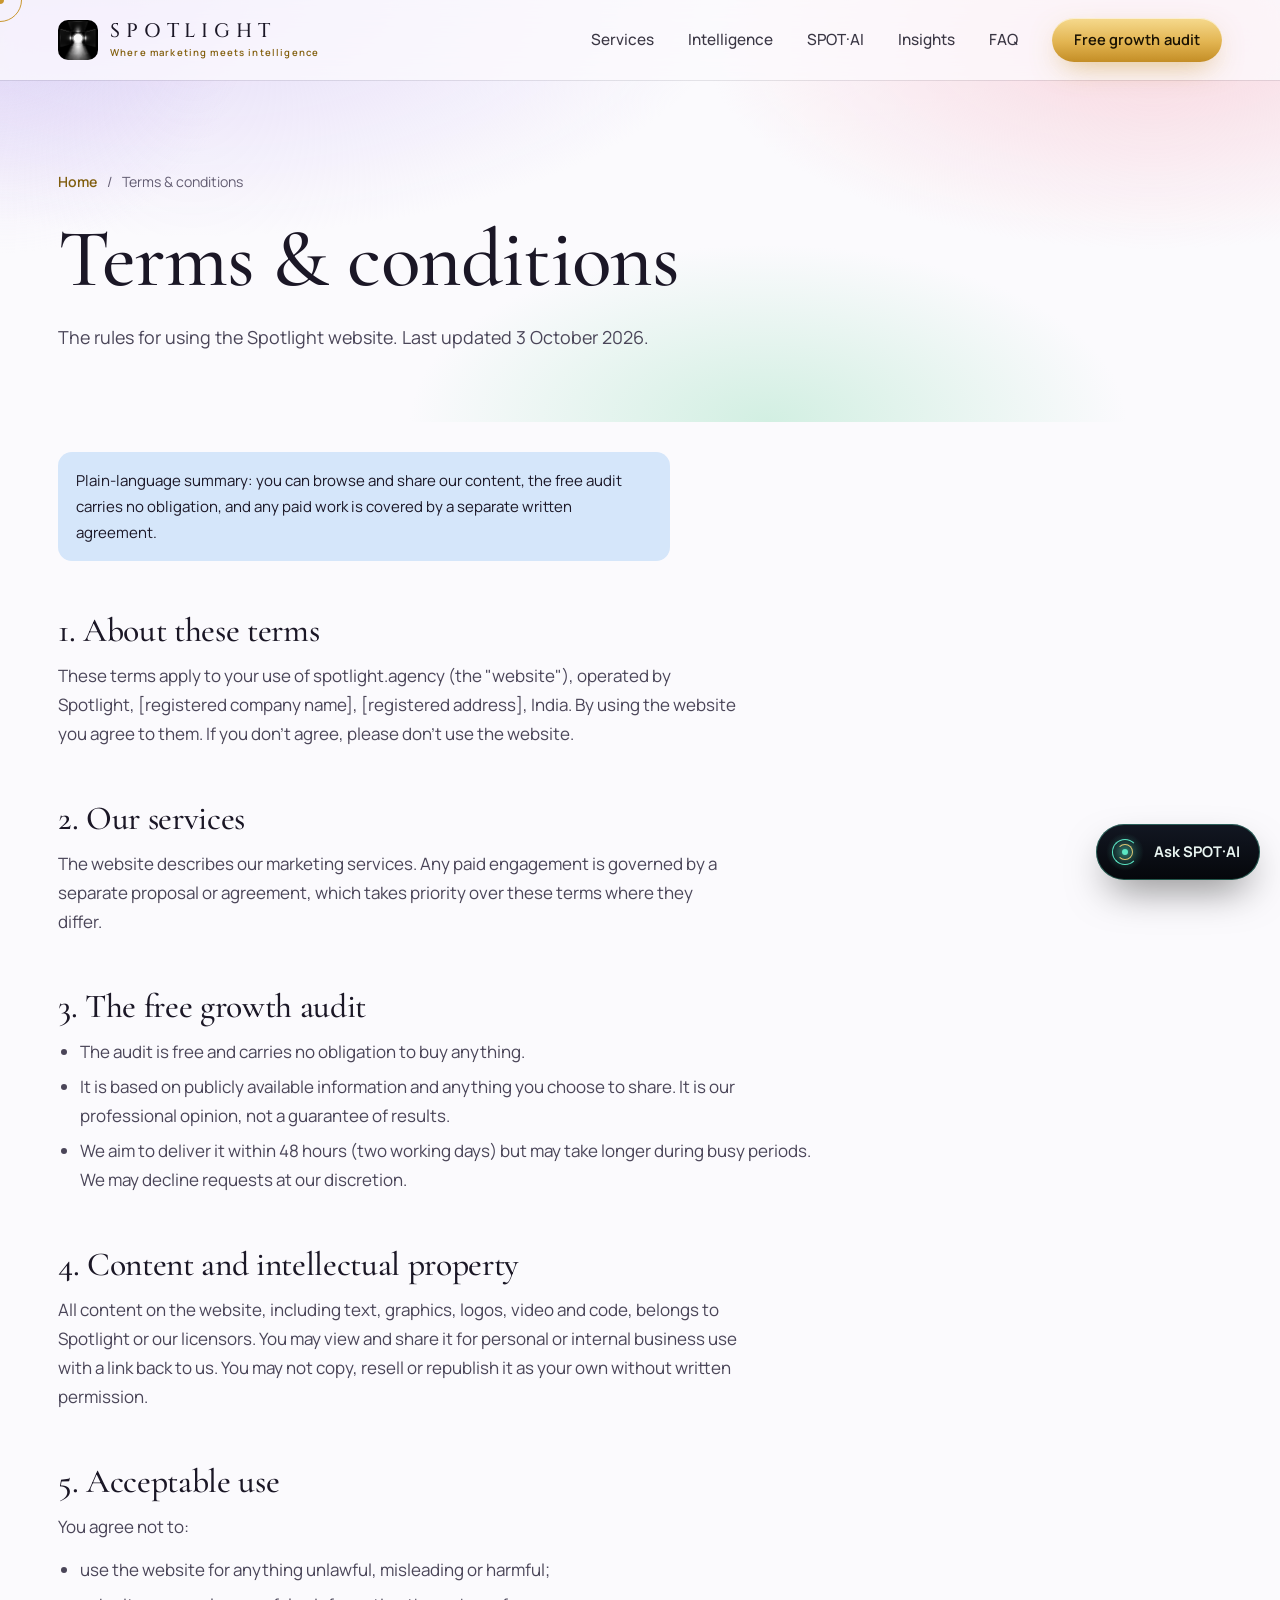
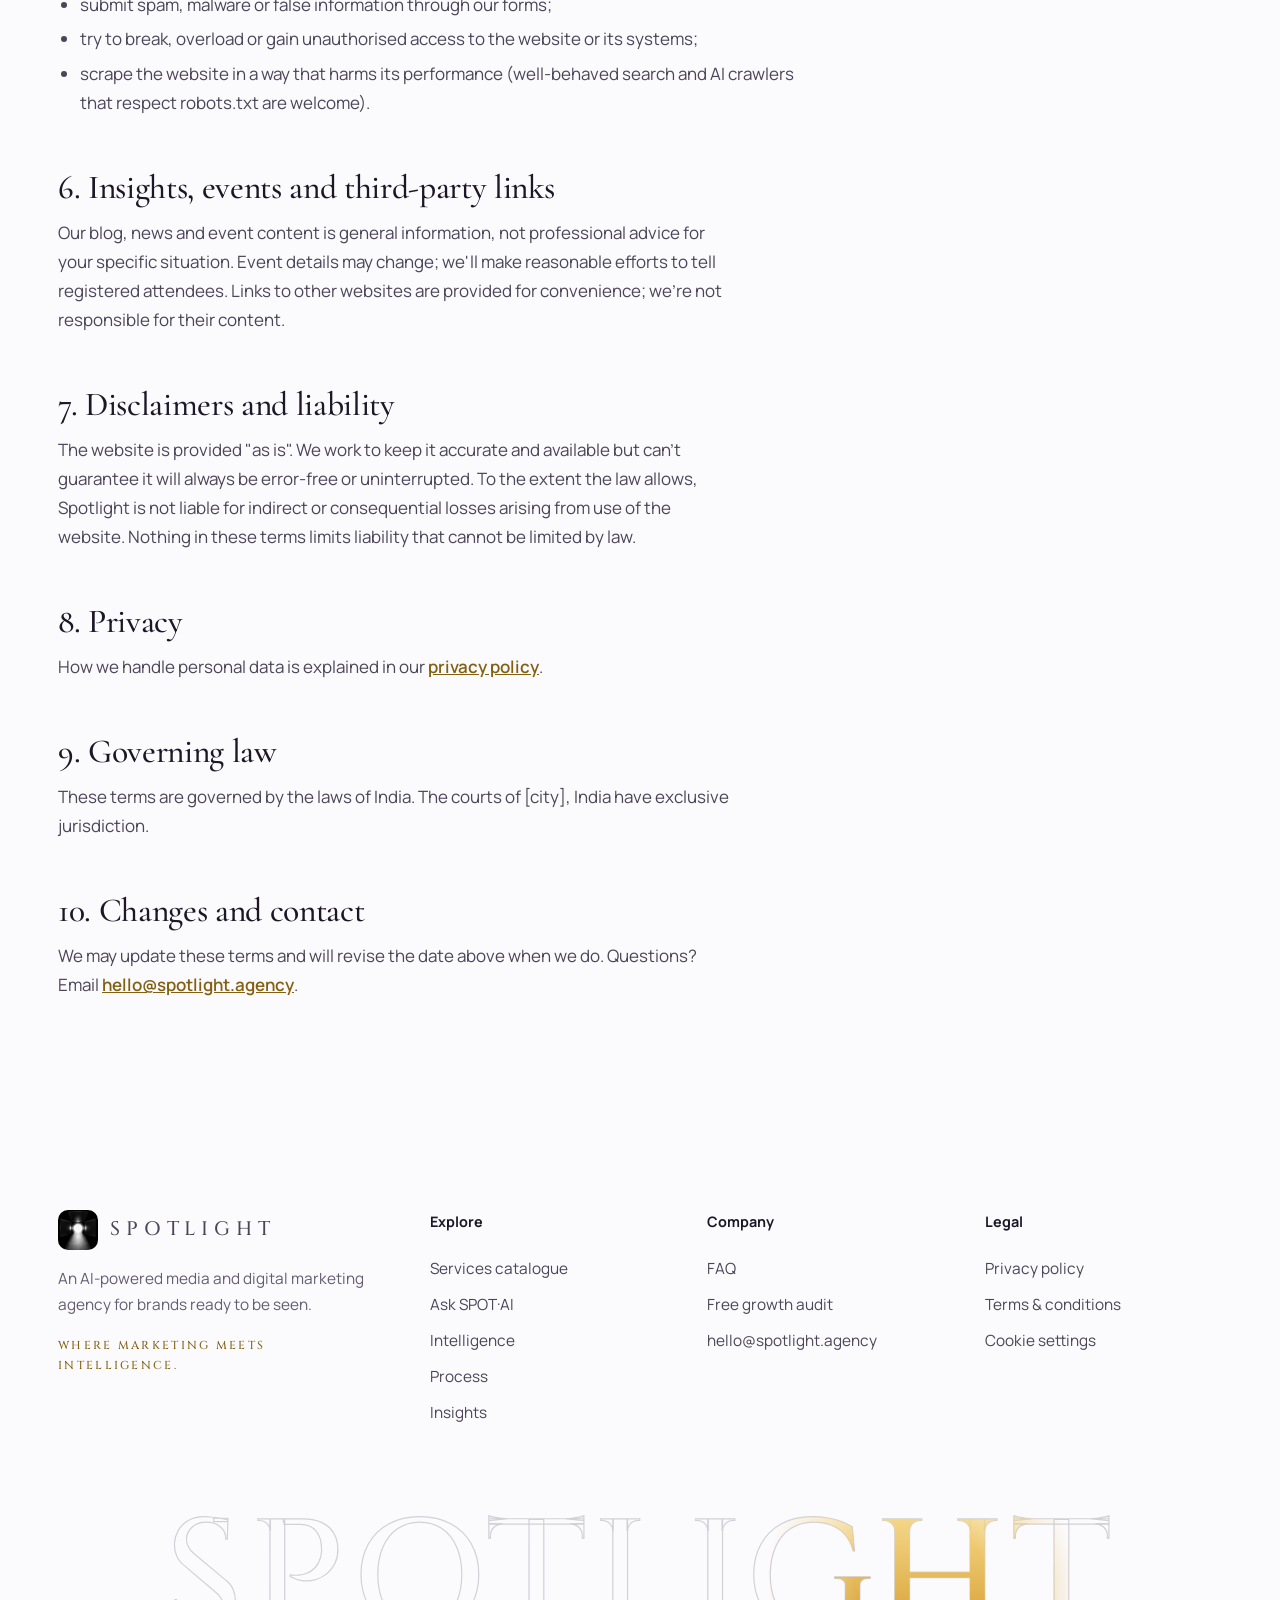
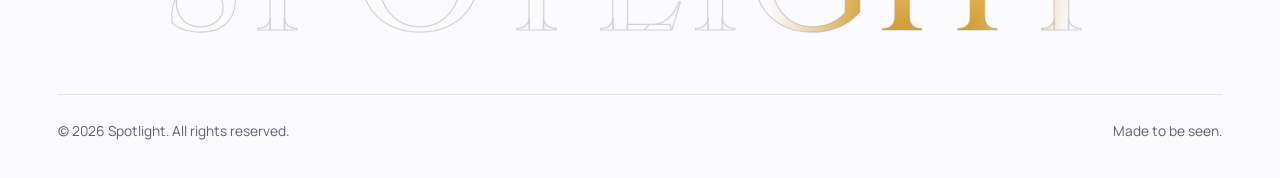
<file: terms.html>
<!doctype html>
<html lang="en-IN">
<head>
<meta charset="utf-8">
<meta name="viewport" content="width=device-width, initial-scale=1, viewport-fit=cover">
<title>Terms &amp; conditions | Spotlight</title>
<meta name="description" content="The terms for using the Spotlight website, the free growth audit, our content and insights.">
<link rel="canonical" href="https://spotlight.agency/terms">
<meta name="robots" content="index, follow, max-image-preview:large">
<meta name="theme-color" content="#FBFAFD">
<meta property="og:type" content="website">
<meta property="og:site_name" content="Spotlight">
<meta property="og:locale" content="en_IN">
<meta property="og:url" content="https://spotlight.agency/terms">
<meta property="og:title" content="Terms &amp; conditions | Spotlight">
<meta property="og:description" content="The terms for using the Spotlight website, the free growth audit, our content and insights.">
<meta property="og:image" content="https://spotlight.agency/og-image.jpg">
<meta property="og:image:width" content="1200">
<meta property="og:image:height" content="630">
<meta name="twitter:card" content="summary_large_image">
<meta name="twitter:title" content="Terms &amp; conditions | Spotlight">
<meta name="twitter:description" content="The terms for using the Spotlight website, the free growth audit, our content and insights.">
<meta name="twitter:image" content="https://spotlight.agency/og-image.jpg">
<link rel="icon" type="image/png" sizes="32x32" href="/favicon-32.png">
<link rel="apple-touch-icon" sizes="180x180" href="/favicon-180.png">
<link rel="manifest" href="/site.webmanifest">
<link rel="alternate" type="application/rss+xml" title="Spotlight Insights" href="/feed.xml">
<link rel="preload" as="font" type="font/woff2" href="/font-manrope.woff2" crossorigin>
<link rel="preload" as="font" type="font/woff2" href="/font-cormorant-500.woff2" crossorigin>
<link rel="stylesheet" href="/style.css">
<script src="/main.js" defer></script>
<script src="/spot-ai.js" defer></script>
<script type="application/ld+json">{"@context":"https://schema.org","@type":"WebPage","name":"Terms & conditions","url":"https://spotlight.agency/terms","dateModified":"2026-10-03"}</script>
<script type="application/ld+json">{"@context":"https://schema.org","@type":"BreadcrumbList","itemListElement":[{"@type":"ListItem","position":1,"name":"Home","item":"https://spotlight.agency/"},{"@type":"ListItem","position":2,"name":"Terms & conditions","item":"https://spotlight.agency/terms"}]}</script>

</head>
<body class="page-light">
<a class="skip" href="#main">Skip to content</a>
<div class="progress" aria-hidden="true"></div>
<div class="spot" aria-hidden="true"></div>
<div class="cursor" aria-hidden="true"></div>
<div class="cursor-ring" aria-hidden="true"><span></span></div>
<noscript><style>[data-reveal]{opacity:1;transform:none;clip-path:none}[data-split] .w>span{transform:none}</style></noscript>
<header class="site-header" id="header">
  <div class="wrap nav">
    <a href="/" class="brand"><img src="/favicon-180.png" alt="" width="40" height="40"><span class="brand-word">SPOTLIGHT<small>Where marketing meets intelligence</small></span></a>
    <button class="burger" type="button" aria-label="Open menu" aria-expanded="false" aria-controls="menu"><i></i><i></i><i></i></button>
    <nav class="menu" id="menu" aria-label="Main">
      <a href="/services">Services</a>
      <a href="/#intelligence">Intelligence</a>
      <a href="/#ask">SPOT·AI</a>
      <a href="/insights">Insights</a>
      <a href="/#faq">FAQ</a>
      <a href="/#audit" class="btn btn-gold magnetic" data-cta="nav">Free growth audit</a>
    </nav>
  </div>
</header>
<main id="main">
<section class="page-hero"><div class="wrap">
  <nav class="crumbs" aria-label="Breadcrumb"><a href="/">Home</a><span aria-hidden="true">/</span><span>Terms &amp; conditions</span></nav>
  <h1 data-split>Terms &amp; conditions</h1>
  <p class="lede">The rules for using the Spotlight website. Last updated 3 October 2026.</p>
</div></section>
<div class="wrap"><div class="prose" data-reveal>
<p class="note">Plain-language summary: you can browse and share our content, the free audit carries no obligation, and any paid work is covered by a separate written agreement.</p>

<h2>1. About these terms</h2>
<p>These terms apply to your use of spotlight.agency (the "website"), operated by Spotlight, [registered company name], [registered address], India. By using the website you agree to them. If you don't agree, please don't use the website.</p>

<h2>2. Our services</h2>
<p>The website describes our marketing services. Any paid engagement is governed by a separate proposal or agreement, which takes priority over these terms where they differ.</p>

<h2>3. The free growth audit</h2>
<ul>
<li>The audit is free and carries no obligation to buy anything.</li>
<li>It is based on publicly available information and anything you choose to share. It is our professional opinion, not a guarantee of results.</li>
<li>We aim to deliver it within 48 hours (two working days) but may take longer during busy periods. We may decline requests at our discretion.</li>
</ul>

<h2>4. Content and intellectual property</h2>
<p>All content on the website, including text, graphics, logos, video and code, belongs to Spotlight or our licensors. You may view and share it for personal or internal business use with a link back to us. You may not copy, resell or republish it as your own without written permission.</p>

<h2>5. Acceptable use</h2>
<p>You agree not to:</p>
<ul>
<li>use the website for anything unlawful, misleading or harmful;</li>
<li>submit spam, malware or false information through our forms;</li>
<li>try to break, overload or gain unauthorised access to the website or its systems;</li>
<li>scrape the website in a way that harms its performance (well-behaved search and AI crawlers that respect robots.txt are welcome).</li>
</ul>

<h2>6. Insights, events and third-party links</h2>
<p>Our blog, news and event content is general information, not professional advice for your specific situation. Event details may change; we'll make reasonable efforts to tell registered attendees. Links to other websites are provided for convenience; we're not responsible for their content.</p>

<h2>7. Disclaimers and liability</h2>
<p>The website is provided "as is". We work to keep it accurate and available but can't guarantee it will always be error-free or uninterrupted. To the extent the law allows, Spotlight is not liable for indirect or consequential losses arising from use of the website. Nothing in these terms limits liability that cannot be limited by law.</p>

<h2>8. Privacy</h2>
<p>How we handle personal data is explained in our <a href="/privacy">privacy policy</a>.</p>

<h2>9. Governing law</h2>
<p>These terms are governed by the laws of India. The courts of [city], India have exclusive jurisdiction.</p>

<h2>10. Changes and contact</h2>
<p>We may update these terms and will revise the date above when we do. Questions? Email <a href="mailto:hello@spotlight.agency">hello@spotlight.agency</a>.</p>
</div></div>
</main>
<footer class="site-footer" id="footer">
  <div class="wrap">
    <div class="foot-grid">
      <div class="foot-brand">
        <a href="/" class="brand"><img src="/favicon-180.png" alt="" width="40" height="40" loading="lazy"><span class="brand-word">SPOTLIGHT</span></a>
        <p>An AI-powered media and digital marketing agency for brands ready to be seen.</p>
        <p class="tag">WHERE MARKETING MEETS INTELLIGENCE.</p>
      </div>
      <div><h4>Explore</h4><a href="/services">Services catalogue</a><a href="/#ask">Ask SPOT·AI</a><a href="/#intelligence">Intelligence</a><a href="/#process">Process</a><a href="/insights">Insights</a></div>
      <div><h4>Company</h4><a href="/#faq">FAQ</a><a href="/#audit">Free growth audit</a><a href="mailto:hello@spotlight.agency">hello@spotlight.agency</a></div>
      <div><h4>Legal</h4><a href="/privacy">Privacy policy</a><a href="/terms">Terms &amp; conditions</a><button type="button" data-open-consent>Cookie settings</button></div>
    </div>
    <div class="bigword" aria-hidden="true"><span class="outline">SPOTLIGHT</span><span class="fill">SPOTLIGHT</span></div>
    <div class="copyright"><span>© <span data-year>2026</span> Spotlight. All rights reserved.</span><span>Made to be seen.</span></div>
  </div>
</footer>
<div class="consent" id="consent" role="dialog" aria-labelledby="consent-title" aria-describedby="consent-desc">
  <h2 id="consent-title"><svg width="20" height="20" viewBox="0 0 24 24" aria-hidden="true"><use href="#i-star"/></svg>Cookies, with your OK</h2>
  <p id="consent-desc">We'd like to use analytics and advertising cookies to understand visits and measure our ads. Essential cookies keep the site working. Read our <a href="/privacy#cookies">privacy policy</a>.</p>
  <div class="consent-opts">
    <div class="opt-row"><div><b>Essential</b><span>Required for the site to work</span></div><label class="switch"><input type="checkbox" checked disabled aria-label="Essential cookies, always on"><i></i></label></div>
    <div class="opt-row"><div><b>Analytics</b><span>Google Analytics: anonymous visit stats</span></div><label class="switch"><input type="checkbox" id="c-analytics" aria-label="Analytics cookies"><i></i></label></div>
    <div class="opt-row"><div><b>Marketing</b><span>Meta Pixel: measure and improve our ads</span></div><label class="switch"><input type="checkbox" id="c-marketing" aria-label="Marketing cookies"><i></i></label></div>
  </div>
  <div class="consent-actions">
    <button type="button" class="btn btn-line" data-consent="reject">Reject all</button>
    <button type="button" class="btn btn-line" data-consent="custom">Choose</button>
    <button type="button" class="btn btn-ink" data-consent="accept">Accept all</button>
  </div>
</div>
<svg width="0" height="0" style="position:absolute" aria-hidden="true"><defs><linearGradient id="g-gold" x1="0" y1="0" x2="0" y2="1"><stop offset="0" stop-color="#F6DA8E"/><stop offset="1" stop-color="#C48E26"/></linearGradient><symbol id="i-star" viewBox="0 0 24 24"><path fill="url(#g-gold)" d="M12 0c.6 6.4 5.6 11.4 12 12-6.4.6-11.4 5.6-12 12-.6-6.4-5.6-11.4-12-12C6.4 11.4 11.4 6.4 12 0z"/></symbol></defs></svg>
</body>
</html>
</file>
<file: style.css>
/* =========================================================
   SPOTLIGHT — Where marketing meets intelligence.
   Concept: from the dark stage into the light.
   A cinematic black hero (the intro film) opens onto a pearl
   world lit by pastel stage "gels": rose, lilac, mint, sky, peach.
   ========================================================= */

/* Self-hosted fonts: faster (no third-party connection) and privacy-friendly */
@font-face{font-family:"Cormorant Garamond";font-style:normal;font-weight:500;font-display:swap;src:url(/font-cormorant-500.woff2) format("woff2")}
@font-face{font-family:"Cormorant Garamond";font-style:normal;font-weight:600;font-display:swap;src:url(/font-cormorant-600.woff2) format("woff2")}
@font-face{font-family:"Manrope";font-style:normal;font-weight:200 800;font-display:swap;src:url(/font-manrope.woff2) format("woff2")}
@font-face{font-family:"Cinzel";font-style:normal;font-weight:500;font-display:swap;src:url(/font-cinzel-500.woff2) format("woff2")}

:root{
  /* ink + paper */
  --ink:#1B1726;
  --ink-2:#4A4558;
  --muted:#635D72;
  --pearl:#FBFAFD;
  --paper:#FFFFFF;
  --line:rgba(27,23,38,.10);
  --line-2:rgba(27,23,38,.16);

  /* gold from the logo */
  --gold:#83600F;        /* text-safe on light (AA) */
  --gold-2:#C9972F;      /* decorative */
  --gold-hi:#EBC66E;     /* on dark */
  --gold-grad:linear-gradient(180deg,#F6DA8E 0%,#E2B451 55%,#C48E26 100%);

  /* stage gels (pastels) */
  --rose:#F8D8E1;
  --lilac:#E4DBF8;
  --mint:#D2EFE2;
  --sky:#D5E6FA;
  --peach:#FCE2CC;
  --butter:#FAEFC2;

  --stage:#000;
  --stage-text:#F2F1F5;
  --stage-muted:#B9B6C3;

  --display:"Cormorant Garamond", "Cormorant", Georgia, serif;
  --body:"Manrope", system-ui, -apple-system, "Segoe UI", sans-serif;
  --brand:"Cinzel", "Trajan Pro", Georgia, serif;

  --max:1220px;
  --r-lg:28px;
  --r-md:18px;
  --r-sm:12px;
  --ease:cubic-bezier(.2,.7,.1,1);
  --ease-out:cubic-bezier(.16,1,.3,1);
  --shadow:0 1px 2px rgba(27,23,38,.04),0 18px 50px -18px rgba(60,40,90,.22);
}

/* ---------- base ---------- */
*,*::before,*::after{box-sizing:border-box}
*{margin:0;padding:0}
html{-webkit-text-size-adjust:100%;scroll-padding-top:90px}
body{background:var(--pearl);color:var(--ink);font-family:var(--body);font-size:1.0625rem;line-height:1.7;-webkit-font-smoothing:antialiased;text-rendering:optimizeLegibility;overflow-x:hidden}
img,svg,video,canvas{display:block;max-width:100%}
a{color:inherit;text-decoration:none}
button{font:inherit;color:inherit;background:none;border:0;cursor:pointer}
ul{list-style:none}
::selection{background:var(--butter);color:var(--ink)}
:focus-visible{outline:2px solid var(--gold-2);outline-offset:3px;border-radius:6px}
.wrap{max-width:var(--max);margin:0 auto;padding:0 28px}
.sr-only{position:absolute!important;width:1px;height:1px;overflow:hidden;clip:rect(0 0 0 0);white-space:nowrap}
.skip{position:fixed;left:16px;top:-60px;z-index:200;background:var(--ink);color:#fff;padding:10px 16px;border-radius:10px;transition:top .2s}
.skip:focus{top:16px}

h1,h2,h3{font-family:var(--display);font-weight:500;line-height:1.05;letter-spacing:-.01em}
h2{font-size:clamp(2.4rem,5.4vw,4.4rem)}
h3{font-size:1.6rem;line-height:1.15}
p{max-width:68ch}
.lede{font-size:clamp(1.08rem,1.4vw,1.22rem);color:var(--ink-2);margin-top:20px}
.kicker{display:inline-flex;align-items:center;gap:10px;font-size:.95rem;font-weight:600;color:var(--gold);margin-bottom:18px}
.kicker svg{width:14px;height:14px}

/* ---------- buttons ---------- */
.btn{position:relative;display:inline-flex;align-items:center;justify-content:center;gap:10px;min-height:52px;padding:0 28px;border-radius:999px;font-weight:600;font-size:1rem;letter-spacing:.005em;white-space:nowrap;overflow:hidden;isolation:isolate;transition:transform .35s var(--ease-out),box-shadow .35s var(--ease-out)}
.btn-gold{color:#1A1203;background:var(--gold-grad);box-shadow:0 10px 30px -10px rgba(201,151,47,.7),inset 0 1px 0 rgba(255,255,255,.6)}
.btn-gold::after{content:"";position:absolute;inset:0;z-index:-1;background:linear-gradient(110deg,transparent 30%,rgba(255,255,255,.75) 50%,transparent 70%);transform:translateX(-120%);transition:transform .9s var(--ease)}
.btn-gold:hover::after,.btn-gold:focus-visible::after{transform:translateX(120%)}
.btn-gold:hover{box-shadow:0 16px 40px -12px rgba(201,151,47,.85),inset 0 1px 0 rgba(255,255,255,.6)}
.btn-ink{color:#fff;background:var(--ink)}
.btn-ink:hover{box-shadow:0 14px 34px -14px rgba(27,23,38,.6)}
.btn .arrow{width:18px;height:18px;transition:transform .35s var(--ease-out)}
.btn:hover .arrow{transform:translateX(4px)}
.text-link{display:inline-flex;align-items:center;gap:10px;font-weight:600;color:var(--gold);background-image:linear-gradient(currentColor,currentColor);background-size:0% 1px;background-repeat:no-repeat;background-position:0 100%;transition:background-size .4s var(--ease-out)}
.text-link:hover{background-size:100% 1px}

/* ---------- custom cursor (pointer devices only) ---------- */
.cursor,.cursor-ring,.spot{position:fixed;top:0;left:0;pointer-events:none;z-index:150;will-change:transform}
.cursor{width:8px;height:8px;margin:-4px 0 0 -4px;border-radius:50%;background:var(--gold-2)}
.cursor-ring{width:44px;height:44px;margin:-22px 0 0 -22px;border-radius:50%;border:1.5px solid var(--gold-2);display:grid;place-items:center;transition:width .35s var(--ease-out),height .35s var(--ease-out),margin .35s var(--ease-out),background .3s,border-color .3s}
.cursor-ring span{font-size:.72rem;font-weight:700;color:#1A1203;opacity:0;transition:opacity .2s}
.cursor-ring.is-hover{width:76px;height:76px;margin:-38px 0 0 -38px;background:rgba(235,198,110,.22)}
.cursor-ring.is-label{width:92px;height:92px;margin:-46px 0 0 -46px;background:var(--gold-grad);border-color:transparent}
.cursor-ring.is-label span{opacity:1}
.cursor-ring.is-down{transform:scale(.85)}
.spot{width:560px;height:560px;margin:-280px 0 0 -280px;z-index:1;border-radius:50%;background:radial-gradient(circle,var(--gel,var(--lilac)) 0%,transparent 64%);mix-blend-mode:multiply;opacity:.65;transition:background .6s}
html.has-cursor,html.has-cursor a,html.has-cursor button,html.has-cursor [role="tab"],html.has-cursor summary{cursor:none}
html.has-cursor input,html.has-cursor textarea,html.has-cursor select{cursor:auto}
html:not(.has-cursor) .cursor,html:not(.has-cursor) .cursor-ring,html:not(.has-cursor) .spot{display:none}

/* scroll progress */
.progress{position:fixed;top:0;left:0;right:0;height:2px;z-index:120;transform-origin:0 50%;transform:scaleX(var(--p,0));background:var(--gold-grad)}

/* ---------- header ---------- */
.site-header{position:fixed;inset:0 0 auto 0;z-index:100;color:#fff;transition:background .45s,color .45s,box-shadow .45s,transform .45s var(--ease-out)}
.site-header.is-light,.page-light .site-header{color:var(--ink);background:rgba(251,250,253,.78);backdrop-filter:saturate(1.6) blur(16px);-webkit-backdrop-filter:saturate(1.6) blur(16px);box-shadow:0 1px 0 var(--line)}
.site-header.is-hidden{transform:translateY(-100%)}
.nav{display:flex;align-items:center;justify-content:space-between;gap:24px;height:80px}
.brand{display:flex;align-items:center;gap:12px}
.brand img{width:40px;height:40px;border-radius:10px;box-shadow:0 0 0 1px rgba(255,255,255,.12)}
.brand-word{font-family:var(--brand);font-weight:500;font-size:1.22rem;letter-spacing:.3em;line-height:1}
.brand-word small{display:block;font-family:var(--body);font-size:.6rem;letter-spacing:.12em;font-weight:600;color:var(--gold-hi);margin-top:6px}
.is-light .brand-word small,.page-light .brand-word small{color:var(--gold)}
.menu{display:flex;align-items:center;gap:34px}
.menu a:not(.btn){position:relative;font-size:.96rem;font-weight:500;opacity:.86;transition:opacity .2s}
.menu a:not(.btn)::after{content:"";position:absolute;left:0;right:0;bottom:-6px;height:1.5px;background:var(--gold-2);transform:scaleX(0);transform-origin:right;transition:transform .45s var(--ease-out)}
.menu a:not(.btn):hover,.menu a[aria-current="page"]{opacity:1}
.menu a:not(.btn):hover::after,.menu a[aria-current="page"]::after{transform:scaleX(1);transform-origin:left}
.menu .btn{min-height:44px;padding:0 22px;font-size:.92rem}
.burger{display:none;width:46px;height:46px;border-radius:50%;position:relative}
.burger i{position:absolute;left:13px;right:13px;height:1.6px;background:currentColor;transition:transform .4s var(--ease-out),opacity .3s}
.burger i:nth-child(1){top:17px}.burger i:nth-child(2){top:23px}.burger i:nth-child(3){top:29px}
.burger[aria-expanded="true"] i:nth-child(1){transform:translateY(6px) rotate(45deg)}
.burger[aria-expanded="true"] i:nth-child(2){opacity:0}
.burger[aria-expanded="true"] i:nth-child(3){transform:translateY(-6px) rotate(-45deg)}

/* ---------- intro film overlay ---------- */
.intro{position:fixed;inset:0;z-index:300;background:#000;display:grid;place-items:center;clip-path:circle(150% at 50% 32%);transition:clip-path 1.3s var(--ease),opacity .6s}
.intro[hidden]{display:none}
.intro.is-out{clip-path:circle(0% at 50% 32%)}
.intro video{width:100%;height:100%;object-fit:cover}
.intro-ui{position:absolute;right:24px;bottom:28px;display:flex;gap:10px}
.intro-ui button{min-height:44px;padding:0 20px;border-radius:999px;font-size:.92rem;font-weight:600;color:#fff;background:rgba(255,255,255,.1);border:1px solid rgba(255,255,255,.28);backdrop-filter:blur(8px);transition:background .25s}
.intro-ui button:hover{background:rgba(255,255,255,.2)}
.intro-ui .intro-skip{background:var(--gold-grad);color:#1A1203;border-color:transparent}
.intro-bar{position:absolute;left:0;right:0;bottom:0;height:3px;background:rgba(255,255,255,.12)}
.intro-bar i{display:block;height:100%;width:100%;transform-origin:0 50%;transform:scaleX(var(--t,0));background:var(--gold-grad)}

/* ---------- hero (dark stage) ---------- */
.hero{position:relative;min-height:100vh;min-height:100svh;background:var(--stage);color:var(--stage-text);display:flex;flex-direction:column;justify-content:center;overflow:hidden;isolation:isolate;padding:120px 0 150px}
.hero-media{position:absolute;inset:0;z-index:-3;overflow:hidden}
.hero-video{position:absolute;inset:0;width:100%;height:100%;object-fit:cover;transform:translate3d(calc(var(--shift,20%) + var(--mx,0px)),var(--my,0px),0) scale(1.06);transition:transform 1.2s var(--ease-out)}
.dust{position:absolute;inset:0;z-index:-2;width:100%;height:100%}
.hero-scrim{position:absolute;inset:0;z-index:-1;background:
  linear-gradient(90deg,#000 0%,rgba(0,0,0,.86) 32%,rgba(0,0,0,.2) 62%,transparent 80%),
  linear-gradient(0deg,#000 0%,transparent 28%)}
.hero-beam{position:absolute;inset:0;z-index:-1;pointer-events:none;background:radial-gradient(520px circle at var(--hx,70%) var(--hy,40%),rgba(235,198,110,.14),transparent 60%)}
.hero-inner{position:relative;width:100%}
.hero-copy{max-width:640px}
.hero .kicker{color:var(--gold-hi)}
.hero h1{font-size:clamp(3rem,7.4vw,6.6rem);line-height:.98;font-weight:500;letter-spacing:-.015em}
.hero h1 .line{display:block;overflow:hidden;padding-bottom:.08em}
.hero h1 .line>span{display:inline-block}
.hero h1 .silver{background:linear-gradient(180deg,#fff 0%,#E3E2E8 46%,#9A98A4 58%,#F4F3F7 100%);-webkit-background-clip:text;background-clip:text;color:transparent}
.hero h1 .goldtext{background:var(--gold-grad);-webkit-background-clip:text;background-clip:text;color:transparent}
.hero .lede{color:var(--stage-muted);max-width:52ch}
.hero-actions{display:flex;flex-wrap:wrap;align-items:center;gap:18px 26px;margin-top:38px}
.play-link{display:inline-flex;align-items:center;gap:12px;font-weight:600;color:#fff;font-size:.98rem}
.play-link .ring{width:46px;height:46px;border-radius:50%;display:grid;place-items:center;border:1px solid rgba(255,255,255,.35);position:relative}
.play-link .ring::before{content:"";position:absolute;inset:-6px;border-radius:50%;border:1px solid rgba(235,198,110,.5);animation:ping 2.4s var(--ease) infinite}
.play-link svg{width:14px;height:14px;margin-left:2px}
@keyframes ping{0%{transform:scale(.85);opacity:1}100%{transform:scale(1.35);opacity:0}}

/* hero entrance — runs when <html> gets .is-ready (after intro) */
.reveal-hero{opacity:0;transform:translateY(26px)}
.hero h1 .line>span{transform:translateY(110%)}
.is-ready .reveal-hero{opacity:1;transform:none;transition:opacity 1s var(--ease-out),transform 1.1s var(--ease-out);transition-delay:calc(var(--d,0) * 1ms)}
.is-ready .hero h1 .line>span{transform:none;transition:transform 1.2s var(--ease-out);transition-delay:calc(var(--d,0) * 1ms)}

/* marquee */
.marquee{position:absolute;left:0;right:0;bottom:0;padding:22px 0;border-top:1px solid rgba(255,255,255,.1);overflow:hidden;mask-image:linear-gradient(90deg,transparent,#000 10%,#000 90%,transparent)}
.marquee-track{display:flex;gap:48px;width:max-content;animation:marquee 38s linear infinite}
.marquee:hover .marquee-track{animation-play-state:paused}
.marquee span{display:inline-flex;align-items:center;gap:48px;font-family:var(--display);font-size:1.5rem;color:#D8D6DE;white-space:nowrap}
.marquee span::after{content:"";width:14px;height:14px;background:var(--gold-grad);clip-path:polygon(50% 0,61% 39%,100% 50%,61% 61%,50% 100%,39% 61%,0 50%,39% 39%)}
@keyframes marquee{to{transform:translateX(-50%)}}

/* ---------- light world ---------- */
.stagefloor{position:relative;z-index:2;background:var(--pearl);border-radius:44px 44px 0 0;margin-top:-44px}
.stagefloor::before{content:"";position:absolute;left:50%;top:0;width:min(1100px,120vw);height:520px;transform:translateX(-50%);pointer-events:none;background:radial-gradient(50% 60% at 50% 0%,rgba(250,239,194,.9),rgba(228,219,248,.45) 45%,transparent 75%)}
section{position:relative}
.block{padding:140px 0}
.head{max-width:780px;margin-bottom:70px}
.head.center{margin-inline:auto;text-align:center}
.head.center p{margin-inline:auto}

/* split-word headings */
[data-split] .w{display:inline-block;overflow:hidden;vertical-align:top;padding-bottom:.1em;margin-bottom:-.1em}
[data-split] .w>span{display:inline-block;transform:translateY(105%);transition:transform 1s var(--ease-out);transition-delay:calc(var(--i) * 45ms)}
[data-split].in .w>span{transform:none}

/* generic reveals */
[data-reveal]{opacity:0;transform:translateY(34px);transition:opacity .9s var(--ease-out),transform 1s var(--ease-out);transition-delay:calc(var(--d,0) * 1ms)}
[data-reveal="mask"]{opacity:1;transform:none;clip-path:inset(0 0 100% 0 round 24px);transition:clip-path 1.2s var(--ease-out);transition-delay:calc(var(--d,0) * 1ms)}
[data-reveal="scale"]{transform:scale(.94)}
[data-reveal].in{opacity:1;transform:none}
[data-reveal="mask"].in{clip-path:inset(0 0 0 0 round 24px)}

/* manifesto */
.manifesto{padding:170px 0 120px;text-align:center}
.manifesto .star-lg{width:30px;height:30px;margin:0 auto 34px;animation:twinkle 3.2s ease-in-out infinite}
@keyframes twinkle{0%,100%{transform:scale(1) rotate(0);opacity:1}50%{transform:scale(.8) rotate(45deg);opacity:.7}}
.manifesto-text{font-family:var(--display);font-weight:500;font-size:clamp(2rem,4.6vw,3.9rem);line-height:1.14;max-width:22ch;margin:0 auto;letter-spacing:-.01em}
.manifesto-text .mw{color:rgba(27,23,38,.16);transition:color .5s}
.manifesto-text .mw.lit{color:var(--ink)}
.manifesto-text .mw.lit.gold{color:var(--gold)}
.promises{display:grid;grid-template-columns:repeat(4,1fr);margin-top:110px;border-top:1px solid var(--line)}
.promise{padding:34px 26px 0;text-align:left;border-left:1px solid var(--line)}
.promise:first-child{border-left:0;padding-left:0}
.promise b{display:block;font-family:var(--display);font-weight:500;font-size:clamp(2.6rem,4.4vw,3.6rem);line-height:1;color:var(--ink)}
.promise span{display:block;color:var(--muted);font-size:.98rem;margin-top:12px}

/* ---------- playcards (services) ---------- */
.services{background:linear-gradient(180deg,var(--pearl),#F6F2FB 50%,var(--pearl))}
.cards{display:grid;grid-template-columns:repeat(4,1fr);gap:22px;perspective:1400px}
.playcard{position:relative;height:430px;--rx:0deg;--ry:0deg;--gx:50%;--gy:30%}
.playcard .inner{position:relative;height:100%;transform-style:preserve-3d;transform:rotateX(var(--rx)) rotateY(calc(var(--ry) + var(--flip,0deg)));transition:transform .7s var(--ease-out)}
.playcard.is-tilting .inner{transition:transform .15s linear}
.playcard.is-flipped{--flip:180deg}
.face{position:absolute;inset:0;border-radius:var(--r-lg);padding:30px 28px;backface-visibility:hidden;-webkit-backface-visibility:hidden;overflow:hidden;display:flex;flex-direction:column;box-shadow:var(--shadow);border:1px solid rgba(255,255,255,.7)}
.face.front{background:linear-gradient(160deg,#fff 0%,var(--gel) 120%)}
.face.front::before{content:"";position:absolute;inset:0;pointer-events:none;background:radial-gradient(380px circle at var(--gx) var(--gy),rgba(255,255,255,.85),transparent 45%);opacity:0;transition:opacity .4s}
.playcard:hover .face.front::before,.playcard:focus-within .face.front::before{opacity:1}
.face.front::after{content:"";position:absolute;right:-60px;bottom:-60px;width:220px;height:220px;border-radius:50%;background:var(--gel);filter:blur(10px);opacity:.9;transition:transform .8s var(--ease-out)}
.playcard:hover .face.front::after{transform:scale(1.35) translate(-14px,-14px)}
.face.back{transform:rotateY(180deg);background:var(--ink);color:#EDEBF2;border-color:rgba(255,255,255,.08)}
.card-num{font-size:.85rem;font-weight:600;color:var(--muted);position:relative}
.card-ico{position:relative;width:62px;height:62px;border-radius:18px;background:rgba(255,255,255,.75);display:grid;place-items:center;margin:26px 0 auto;box-shadow:0 8px 20px -10px rgba(27,23,38,.25)}
.card-ico svg{width:30px;height:30px;color:var(--ink);stroke-dasharray:140;stroke-dashoffset:0}
.playcard:hover .card-ico svg{animation:draw 1.2s var(--ease-out)}
@keyframes draw{from{stroke-dashoffset:140}to{stroke-dashoffset:0}}
.face h3{position:relative;font-size:1.75rem;margin-top:24px}
.face .hook{position:relative;color:var(--ink-2);font-size:.98rem;margin-top:8px;line-height:1.5}
.flip-btn{position:static;display:inline-flex;align-items:center;gap:8px;margin-top:20px;font-size:.9rem;font-weight:700;color:var(--ink)}
.flip-btn::before{content:"";position:absolute;inset:0;z-index:2;border-radius:var(--r-lg)}
.flip-btn:focus-visible{outline:none}
.flip-btn:focus-visible::before{outline:2px solid var(--gold-2);outline-offset:-4px}
.flip-btn svg{width:16px;height:16px;transition:transform .45s var(--ease-out)}
.playcard:hover .flip-btn svg{transform:rotate(180deg)}
.face.back h3{font-size:1.45rem;color:#fff;margin-top:0}
.face.back p{font-size:.95rem;color:#C9C6D3;margin-top:12px;line-height:1.6}
.face.back ul{margin-top:16px;display:grid;gap:8px}
.face.back li{display:flex;gap:10px;font-size:.92rem;color:#EDEBF2}
.face.back li::before{content:"";flex:none;width:8px;height:8px;margin-top:9px;background:var(--gold-grad);clip-path:polygon(50% 0,61% 39%,100% 50%,61% 61%,50% 100%,39% 61%,0 50%,39% 39%)}
.back-actions{margin-top:auto;display:flex;justify-content:space-between;align-items:center;gap:10px;padding-top:16px}
.back-actions a{font-weight:700;font-size:.9rem;color:var(--gold-hi)}
.back-actions button{font-size:.88rem;color:#C9C6D3;font-weight:600}
.back-actions button:hover{color:#fff}

/* ---------- intelligence ---------- */
.intel-grid{display:grid;grid-template-columns:1fr 1.05fr;gap:80px;align-items:center}
.feats{display:grid;gap:8px;margin-top:40px}
.feat{display:grid;grid-template-columns:52px 1fr;gap:18px;padding:18px;border-radius:var(--r-md);transition:background .35s,transform .35s var(--ease-out)}
.feat:hover{background:#fff;transform:translateX(6px);box-shadow:var(--shadow)}
.feat i{width:52px;height:52px;border-radius:16px;display:grid;place-items:center;background:var(--gel)}
.feat i svg{width:24px;height:24px}
.feat strong{display:block;font-weight:700;font-size:1.05rem}
.feat span{color:var(--muted);font-size:.98rem;line-height:1.6}
.console{position:relative;border-radius:32px;padding:28px;background:linear-gradient(150deg,rgba(255,255,255,.92),rgba(255,255,255,.7));border:1px solid #fff;box-shadow:0 40px 90px -30px rgba(80,50,140,.35);backdrop-filter:blur(10px)}
.console-glow{position:absolute;inset:-60px;z-index:-1;border-radius:60px;background:conic-gradient(from var(--a,0deg),var(--rose),var(--lilac),var(--sky),var(--mint),var(--peach),var(--rose));filter:blur(50px);opacity:.85;animation:spin 14s linear infinite}
@property --a{syntax:"<angle>";inherits:false;initial-value:0deg}
@keyframes spin{to{--a:360deg}}
.console-top{display:flex;justify-content:space-between;align-items:center;font-size:.9rem;font-weight:600}
.live{display:inline-flex;align-items:center;gap:8px;color:#0F6B47;font-size:.85rem}
.live i{width:8px;height:8px;border-radius:50%;background:#1FAE74;box-shadow:0 0 0 0 rgba(31,174,116,.6);animation:pulse 1.8s infinite}
@keyframes pulse{70%{box-shadow:0 0 0 10px rgba(31,174,116,0)}100%{box-shadow:0 0 0 0 rgba(31,174,116,0)}}
.kpis{display:grid;grid-template-columns:repeat(3,1fr);gap:12px;margin:22px 0}
.kpi{border-radius:16px;padding:14px 16px;background:var(--gel)}
.kpi small{display:block;font-size:.78rem;color:var(--ink-2);font-weight:600}
.kpi b{font-family:var(--display);font-size:2rem;font-weight:600;line-height:1.1}
.chart{position:relative;height:170px;border-radius:18px;background:#fff;border:1px solid var(--line);overflow:hidden}
.chart svg{width:100%;height:100%}
.chart .grid line{stroke:var(--line)}
.chart .area{fill:url(#chartFill)}
.chart .lineA{fill:none;stroke:#7B5CD6;stroke-width:2.5}
.chart .lineB{fill:none;stroke:var(--gold-2);stroke-width:2;stroke-dasharray:5 5}
.chart .dot{fill:#7B5CD6;stroke:#fff;stroke-width:3}
.signals{margin-top:16px;height:132px;overflow:hidden;position:relative}
.signal{display:flex;justify-content:space-between;align-items:center;gap:14px;padding:12px 14px;margin-bottom:10px;border-radius:14px;background:#fff;border:1px solid var(--line);font-size:.92rem;transition:transform .6s var(--ease-out),opacity .6s}
.signal em{font-style:normal;font-size:.8rem;font-weight:700;padding:4px 10px;border-radius:999px;background:var(--butter);color:#5A4206;white-space:nowrap}
.signal.enter{opacity:0;transform:translateY(-20px)}
.console-note{font-size:.78rem;color:var(--muted);margin-top:8px}

/* ---------- process / four acts ---------- */
.acts{position:relative;display:grid;grid-template-columns:repeat(4,1fr);gap:28px}
.beamline{position:absolute;left:0;right:0;top:38px;height:4px;pointer-events:none}
.beamline svg{width:100%;height:4px;overflow:visible}
.beamline .bg{stroke:var(--line-2);stroke-width:2}
.beamline .fg{stroke:url(#beamGrad);stroke-width:3;stroke-dasharray:1000;stroke-dashoffset:calc(1000 - var(--beam,0) * 1000)}
.act{position:relative;padding-top:0}
.act .orb{position:relative;width:78px;height:78px;border-radius:50%;display:grid;place-items:center;background:#fff;border:1px solid var(--line-2);font-family:var(--display);font-size:1.7rem;font-weight:600;color:var(--muted);transition:background .6s,color .6s,box-shadow .6s,transform .6s var(--ease-out)}
.act.lit .orb{background:var(--gel);color:var(--ink);box-shadow:0 0 0 10px rgba(255,255,255,.8),0 0 50px 8px var(--gel);transform:scale(1.06)}
.act h3{margin-top:30px;font-size:1.9rem}
.act p{color:var(--muted);margin-top:10px;font-size:1rem}
.act small{display:inline-block;margin-top:14px;font-size:.82rem;font-weight:700;color:var(--gold)}

/* ---------- insights (blog / news / events) ---------- */
.insights{background:linear-gradient(180deg,var(--pearl),#F2F7FB 60%,var(--pearl))}
.ins-top{display:flex;justify-content:space-between;align-items:flex-end;gap:30px;flex-wrap:wrap;margin-bottom:40px}
.ins-top .head{margin-bottom:0}
.tabs{position:relative;display:inline-flex;gap:4px;padding:5px;border-radius:999px;background:#fff;border:1px solid var(--line);box-shadow:var(--shadow)}
.tabs button{position:relative;z-index:1;min-height:42px;padding:0 20px;border-radius:999px;font-size:.92rem;font-weight:600;color:var(--ink-2);transition:color .3s}
.tabs button[aria-selected="true"]{color:#fff}
.tabs .pill{position:absolute;z-index:0;top:5px;bottom:5px;left:0;width:0;border-radius:999px;background:var(--ink);transition:transform .5s var(--ease-out),width .5s var(--ease-out)}
.posts{display:grid;grid-template-columns:repeat(3,1fr);gap:24px;min-height:200px}
.post{position:relative;display:flex;flex-direction:column;border-radius:var(--r-lg);background:#fff;border:1px solid var(--line);overflow:hidden;transition:transform .5s var(--ease-out),box-shadow .5s var(--ease-out);animation:postIn .7s var(--ease-out) both;animation-delay:calc(var(--i,0) * 80ms)}
@keyframes postIn{from{opacity:0;transform:translateY(24px)}}
.post:hover{transform:translateY(-6px);box-shadow:var(--shadow)}
.post-cover{position:relative;aspect-ratio:16/9;background:linear-gradient(135deg,var(--gel),#fff);overflow:hidden}
.post-cover img{width:100%;height:100%;object-fit:cover;transition:transform .9s var(--ease-out)}
.post:hover .post-cover img{transform:scale(1.05)}
.post-cover .glyph{position:absolute;inset:0;display:grid;place-items:center;font-family:var(--display);font-size:4.4rem;font-weight:600;color:rgba(27,23,38,.14)}
.post-type{position:absolute;left:16px;top:16px;font-size:.78rem;font-weight:700;padding:6px 12px;border-radius:999px;background:rgba(255,255,255,.88);backdrop-filter:blur(6px)}
.post-date{position:absolute;right:16px;top:16px;width:58px;border-radius:14px;background:var(--ink);color:#fff;text-align:center;padding:6px 0;line-height:1.1}
.post-date b{display:block;font-family:var(--display);font-size:1.6rem}
.post-date small{font-size:.7rem;font-weight:700}
.post-body{padding:24px;display:flex;flex-direction:column;flex:1}
.post-body h3{font-size:1.5rem}
.post-body h3 a::after{content:"";position:absolute;inset:0}
.post-body p{color:var(--muted);font-size:.96rem;margin-top:10px;line-height:1.6}
.post-meta{margin-top:auto;padding-top:18px;font-size:.84rem;color:var(--muted);display:flex;gap:14px;flex-wrap:wrap}
.skeleton{border-radius:var(--r-lg);height:380px;background:linear-gradient(100deg,#F1EEF6 30%,#FAF8FD 50%,#F1EEF6 70%);background-size:300% 100%;animation:shimmer 1.4s linear infinite}
@keyframes shimmer{to{background-position:-150% 0}}
.empty{grid-column:1/-1;padding:40px;border-radius:var(--r-lg);border:1px dashed var(--line-2);text-align:center;color:var(--muted)}
.ins-more{margin-top:40px;text-align:center}

/* ---------- FAQ ---------- */
.faq-grid{display:grid;grid-template-columns:.8fr 1.2fr;gap:70px;align-items:start}
.faq-grid .head{position:sticky;top:120px}
.faq details{border-bottom:1px solid var(--line-2)}
.faq summary{list-style:none;display:flex;justify-content:space-between;align-items:center;gap:20px;padding:26px 0;font-family:var(--display);font-size:clamp(1.3rem,2vw,1.6rem);font-weight:600;line-height:1.25}
.faq summary::-webkit-details-marker{display:none}
.faq summary .pm{flex:none;width:38px;height:38px;border-radius:50%;border:1px solid var(--line-2);position:relative;transition:background .3s,transform .5s var(--ease-out)}
.faq summary .pm::before,.faq summary .pm::after{content:"";position:absolute;left:50%;top:50%;width:14px;height:1.6px;margin:-.8px 0 0 -7px;background:currentColor;transition:transform .4s var(--ease-out)}
.faq summary .pm::after{transform:rotate(90deg)}
.faq details[open] summary .pm{background:var(--butter);transform:rotate(180deg)}
.faq details[open] summary .pm::after{transform:rotate(0)}
.faq .ans{overflow:hidden}
.faq .ans p{padding:0 0 26px;color:var(--ink-2)}

/* ---------- audit (curtain call) ---------- */
.curtain{position:relative;background:var(--stage);color:var(--stage-text);overflow:hidden;isolation:isolate;border-radius:44px 44px 0 0}
.curtain::before{content:"";position:absolute;left:50%;top:-10%;width:900px;height:120%;transform:translateX(-50%);z-index:-1;background:radial-gradient(40% 55% at 50% 0%,rgba(255,255,255,.18),rgba(235,198,110,.06) 50%,transparent 75%);clip-path:polygon(42% 0,58% 0,100% 100%,0 100%)}
.curtain .glow{position:absolute;z-index:-1;width:520px;height:520px;border-radius:50%;filter:blur(90px);opacity:.28}
.curtain .g1{background:#C9B6F2;left:-160px;bottom:-120px}
.curtain .g2{background:#F3C3D2;right:-160px;top:-60px}
.audit-grid{display:grid;grid-template-columns:1fr 1.05fr;gap:70px;align-items:start}
.curtain h2{color:#fff}
.curtain .lede{color:var(--stage-muted)}
.curtain .kicker{color:var(--gold-hi)}
.gets{margin-top:36px;display:grid;gap:18px}
.gets li{display:grid;grid-template-columns:40px 1fr;gap:16px;align-items:start;color:#E6E4EC}
.gets li i{width:40px;height:40px;border-radius:12px;display:grid;place-items:center;background:rgba(255,255,255,.08);border:1px solid rgba(255,255,255,.14);font-style:normal;font-family:var(--display);font-weight:600;color:var(--gold-hi)}
.gets b{display:block;color:#fff}
.gets span{color:var(--stage-muted);font-size:.96rem}
.form-card{position:relative;border-radius:32px;padding:36px;background:var(--pearl);color:var(--ink);box-shadow:0 50px 120px -40px rgba(201,151,47,.45)}
.form-card h3{font-size:1.9rem}
.form-card>p{color:var(--muted);font-size:.95rem;margin-top:6px}
.form{display:grid;grid-template-columns:1fr 1fr;gap:16px;margin-top:26px}
.field{position:relative;display:grid}
.field.full{grid-column:1/-1}
.field label{font-size:.86rem;font-weight:600;color:var(--ink-2);margin-bottom:7px}
.field label .opt{font-weight:500;color:var(--muted)}
.field input,.field select,.field textarea{font:inherit;font-size:1rem;color:var(--ink);background:#fff;border:1.5px solid var(--line-2);border-radius:14px;padding:13px 15px;min-height:50px;transition:border-color .25s,box-shadow .25s;width:100%}
.field textarea{min-height:110px;resize:vertical}
.field input:focus,.field select:focus,.field textarea:focus{outline:none;border-color:var(--gold-2);box-shadow:0 0 0 4px rgba(235,198,110,.3)}
.field.invalid input,.field.invalid select,.field.invalid textarea{border-color:#B42318;animation:shake .4s}
.field .err{font-size:.82rem;color:#B42318;font-weight:600;margin-top:6px;min-height:0}
@keyframes shake{25%{transform:translateX(-5px)}75%{transform:translateX(5px)}}
.check{grid-column:1/-1;display:flex;gap:12px;align-items:flex-start;font-size:.9rem;color:var(--ink-2)}
.check input{width:20px;height:20px;margin-top:3px;accent-color:#8A6212;flex:none}
.check a{color:var(--gold);font-weight:600;text-decoration:underline}
.hp{position:absolute!important;left:-9999px!important;width:1px;height:1px;overflow:hidden}
.form .btn{grid-column:1/-1;width:100%;margin-top:6px}
.form .btn[disabled]{opacity:.7;pointer-events:none}
.form .btn .spin{display:none;width:18px;height:18px;border-radius:50%;border:2px solid rgba(26,18,3,.3);border-top-color:#1A1203;animation:rot .8s linear infinite}
.form .btn.loading .spin{display:block}
@keyframes rot{to{transform:rotate(360deg)}}
.form-status{grid-column:1/-1;font-size:.95rem;font-weight:600;min-height:1.5em}
.form-status.ok{color:#0F6B47}
.form-status.bad{color:#B42318}
.cf-turnstile{grid-column:1/-1}
.form-done{display:none;text-align:center;padding:30px 0}
.form-done svg{width:70px;height:70px;margin:0 auto 18px}
.form-done svg path{stroke-dasharray:60;stroke-dashoffset:60;animation:draw2 .9s .2s var(--ease-out) forwards}
@keyframes draw2{to{stroke-dashoffset:0}}
.form-card.done .form,.form-card.done>h3,.form-card.done>p{display:none}
.form-card.done .form-done{display:block}

/* ---------- footer ---------- */
.site-footer{position:relative;background:var(--pearl);padding:90px 0 36px;overflow:hidden}
.foot-grid{display:grid;grid-template-columns:1.4fr 1fr 1fr 1fr;gap:40px}
.foot-grid h4{font-size:.9rem;font-weight:700;margin-bottom:16px}
.foot-grid a,.foot-grid button{display:block;color:var(--ink-2);padding:5px 0;font-size:.96rem;transition:color .2s,transform .3s var(--ease-out)}
.foot-grid a:hover,.foot-grid button:hover{color:var(--gold);transform:translateX(4px)}
.foot-brand p{color:var(--muted);font-size:.96rem;margin-top:16px;max-width:34ch}
.foot-brand .tag{font-family:var(--brand);font-size:.72rem;letter-spacing:.2em;color:var(--gold);margin-top:18px}
.bigword{position:relative;margin-top:80px;font-family:var(--brand);font-weight:500;font-size:clamp(3.4rem,15.5vw,15rem);letter-spacing:.06em;line-height:.9;text-align:center;user-select:none}
.bigword .outline{color:transparent;-webkit-text-stroke:1.2px rgba(27,23,38,.18)}
.bigword .fill{position:absolute;inset:0;background:var(--gold-grad);-webkit-background-clip:text;background-clip:text;color:transparent;-webkit-mask-image:radial-gradient(circle 220px at var(--fx,50%) var(--fy,50%),#000 30%,transparent 70%);mask-image:radial-gradient(circle 220px at var(--fx,50%) var(--fy,50%),#000 30%,transparent 70%)}
.copyright{display:flex;justify-content:space-between;gap:16px;flex-wrap:wrap;margin-top:40px;padding-top:24px;border-top:1px solid var(--line);font-size:.86rem;color:var(--muted)}

/* ---------- cookie consent ---------- */
.consent{position:fixed;left:20px;bottom:20px;z-index:250;width:min(440px,calc(100vw - 40px));padding:24px;border-radius:24px;background:rgba(255,255,255,.95);backdrop-filter:blur(14px);border:1px solid var(--line);box-shadow:0 30px 80px -20px rgba(27,23,38,.35);transform:translateY(30px);opacity:0;visibility:hidden;transition:transform .6s var(--ease-out),opacity .5s,visibility 0s .6s}
.consent.show{transform:none;opacity:1;visibility:visible;transition:transform .6s var(--ease-out),opacity .5s}
.consent h2{font-size:1.5rem;display:flex;align-items:center;gap:10px}
.consent p{font-size:.92rem;color:var(--ink-2);margin-top:8px;line-height:1.6}
.consent p a{color:var(--gold);font-weight:600;text-decoration:underline}
.consent-opts{display:none;margin-top:14px;gap:10px}
.consent.custom .consent-opts{display:grid}
.opt-row{display:flex;justify-content:space-between;align-items:center;gap:14px;padding:12px 14px;border-radius:14px;background:var(--pearl);font-size:.9rem}
.opt-row b{display:block;font-size:.92rem}
.opt-row span{color:var(--muted);font-size:.82rem}
.switch{position:relative;flex:none;width:46px;height:26px}
.switch input{position:absolute;opacity:0;width:100%;height:100%;margin:0;cursor:pointer}
.switch i{position:absolute;inset:0;border-radius:999px;background:#CFCAD8;transition:background .3s;pointer-events:none}
.switch i::after{content:"";position:absolute;left:3px;top:3px;width:20px;height:20px;border-radius:50%;background:#fff;box-shadow:0 2px 6px rgba(0,0,0,.2);transition:transform .35s var(--ease-out)}
.switch input:checked+i{background:#8A6212}
.switch input:checked+i::after{transform:translateX(20px)}
.switch input:focus-visible+i{outline:2px solid var(--gold-2);outline-offset:2px}
.switch input:disabled+i{opacity:.6}
.consent-actions{display:flex;flex-wrap:wrap;gap:8px;margin-top:16px}
.consent-actions .btn{min-height:44px;padding:0 18px;font-size:.9rem;flex:1}
.btn-line{border:1.5px solid var(--line-2);color:var(--ink);background:#fff}
.btn-line:hover{border-color:var(--ink)}

/* ---------- subpages (legal, 404, insights, articles) ---------- */
.page-hero{position:relative;padding:170px 0 70px;overflow:hidden}
.page-hero::before{content:"";position:absolute;inset:0;z-index:-1;background:radial-gradient(60% 80% at 15% 0%,var(--lilac),transparent 70%),radial-gradient(50% 70% at 90% 10%,var(--rose),transparent 70%),radial-gradient(40% 60% at 60% 100%,var(--mint),transparent 70%)}
.page-hero h1{font-size:clamp(2.8rem,6.4vw,5.2rem)}
.crumbs{display:flex;gap:10px;font-size:.88rem;color:var(--muted);margin-bottom:22px;flex-wrap:wrap}
.crumbs a{color:var(--gold);font-weight:600}
.prose{max-width:760px;padding:30px 0 120px}
.prose h2{font-size:2.1rem;margin:52px 0 14px}
.prose h3{font-size:1.5rem;margin:34px 0 10px}
.prose p,.prose li{color:var(--ink-2)}
.prose p+p{margin-top:16px}
.prose ul,.prose ol{margin:14px 0 14px 22px}
.prose ul{list-style:disc}
.prose ol{list-style:decimal}
.prose li{margin:6px 0}
.prose a{color:var(--gold);font-weight:600;text-decoration:underline}
.prose blockquote{margin:28px 0;padding:22px 26px;border-radius:18px;background:var(--butter);font-family:var(--display);font-size:1.45rem;line-height:1.35;color:var(--ink)}
.prose .note{padding:16px 18px;border-radius:14px;background:var(--sky);font-size:.94rem;color:var(--ink)}
.article-meta{display:flex;gap:18px;flex-wrap:wrap;margin-top:22px;color:var(--muted);font-size:.95rem}
.event-box{display:grid;grid-template-columns:repeat(3,1fr);gap:14px;margin-top:30px;max-width:760px}
.event-box div{padding:16px 18px;border-radius:16px;background:#fff;border:1px solid var(--line)}
.event-box small{display:block;color:var(--muted);font-size:.8rem;font-weight:600}
.event-box b{font-size:1rem}
.related{padding:0 0 120px}
.nf{min-height:100svh;display:grid;place-items:center;text-align:center;padding:140px 0 80px;position:relative;overflow:hidden}
.nf .code{font-family:var(--display);font-weight:600;font-size:clamp(8rem,28vw,20rem);line-height:.85;background:linear-gradient(180deg,var(--ink) 0%,#8E87A0 100%);-webkit-background-clip:text;background-clip:text;color:transparent;position:relative}
.nf .code .o{display:inline-block;position:relative;animation:swing 4s ease-in-out infinite;transform-origin:50% -40%}
@keyframes swing{0%,100%{transform:rotate(-6deg)}50%{transform:rotate(6deg)}}
.nf p{margin:18px auto 34px;color:var(--ink-2)}
.nf-beam{position:absolute;left:var(--bx,50%);top:-10%;width:500px;height:130%;transform:translateX(-50%);pointer-events:none;z-index:-1;background:radial-gradient(40% 50% at 50% 0%,rgba(250,239,194,1),rgba(228,219,248,.5) 50%,transparent 80%);clip-path:polygon(44% 0,56% 0,100% 100%,0 100%);transition:left .6s var(--ease-out)}

/* ---------- responsive ---------- */
@media (max-width:1100px){
  .cards{grid-template-columns:repeat(2,1fr)}
  .intel-grid,.audit-grid,.faq-grid{grid-template-columns:1fr;gap:56px}
  .faq-grid .head{position:static}
  .posts{grid-template-columns:repeat(2,1fr)}
  .foot-grid{grid-template-columns:1fr 1fr}
}
@media (max-width:880px){
  .burger{display:block}
  .menu{position:fixed;inset:80px 0 auto 0;flex-direction:column;align-items:stretch;gap:0;padding:12px 24px 28px;background:rgba(251,250,253,.98);color:var(--ink);box-shadow:0 30px 60px -20px rgba(27,23,38,.25);clip-path:inset(0 0 100% 0);visibility:hidden;transition:clip-path .55s var(--ease-out),visibility 0s .55s}
  .menu.open{clip-path:inset(0 0 0 0);visibility:visible;transition:clip-path .55s var(--ease-out)}
  .menu a:not(.btn){padding:16px 0;border-bottom:1px solid var(--line);font-size:1.1rem;opacity:1}
  .menu a:not(.btn)::after{display:none}
  .menu .btn{margin-top:20px;min-height:52px}
  .site-header.menu-open{color:var(--ink);background:rgba(251,250,253,.98)}
  .acts{grid-template-columns:1fr 1fr;gap:50px 28px}
  .beamline{display:none}
  .promises{grid-template-columns:1fr 1fr}
  .promise:nth-child(3){border-left:0;padding-left:0}
  .block{padding:100px 0}
  .hero{--shift:0%}
  .hero-scrim{background:linear-gradient(0deg,#000 0%,rgba(0,0,0,.85) 42%,rgba(0,0,0,.15) 75%,rgba(0,0,0,.4) 100%)}
  .hero{justify-content:flex-end;padding-bottom:130px}
  .event-box{grid-template-columns:1fr}
}
@media (max-width:640px){
  .wrap{padding:0 20px}
  .cards,.posts{grid-template-columns:1fr}
  .playcard{height:410px}
  .acts{grid-template-columns:1fr}
  .form{grid-template-columns:1fr}
  .form-card{padding:26px 20px}
  .kpis{grid-template-columns:1fr 1fr 1fr;gap:8px}
  .kpi{padding:10px}
  .kpi b{font-size:1.5rem}
  .promise{padding:26px 14px 0}
  .promise:nth-child(odd){border-left:0;padding-left:0}
  .foot-grid{grid-template-columns:1fr}
  .brand-word{font-size:1.02rem;letter-spacing:.24em}
  .intro-ui{left:16px;right:16px;bottom:20px;justify-content:center}
  .tabs{width:100%;overflow-x:auto}
  .tabs button{padding:0 14px;flex:none}
  .consent{left:12px;bottom:12px;width:calc(100vw - 24px)}
  .stagefloor,.curtain{border-radius:28px 28px 0 0}
  .marquee span{font-size:1.2rem}
}

/* ---------- reduced motion ---------- */
@media (prefers-reduced-motion:reduce){
  *,*::before,*::after{animation-duration:.01ms!important;animation-iteration-count:1!important;transition-duration:.01ms!important;scroll-behavior:auto!important}
  .reveal-hero,[data-reveal]{opacity:1!important;transform:none!important;clip-path:none!important}
  .hero h1 .line>span,[data-split] .w>span{transform:none!important}
  .manifesto-text .mw{color:var(--ink)}
  .marquee-track{animation:none}
}
.acts-wrap{position:relative}

/* ---------- refinements ---------- */
ol.acts{list-style:none}
.ins-more{max-width:none}
.face.front>*{position:relative;z-index:1}
.face.front::before,.face.front::after{z-index:0}
.play-link:focus-visible{border-radius:999px}
.hero-copy{max-width:780px}
.hero h1{font-size:clamp(2.9rem,6.3vw,5.8rem)}
/* each insight cover gets its own little spotlight */
.post-cover::before{content:"";position:absolute;left:50%;top:-30%;width:80%;height:150%;transform:translateX(-50%) rotate(0deg);transform-origin:50% 0;background:linear-gradient(180deg,rgba(255,255,255,.95),rgba(255,255,255,0) 85%);clip-path:polygon(44% 0,56% 0,100% 100%,0 100%);transition:transform 1s var(--ease-out)}
.post:hover .post-cover::before{transform:translateX(-50%) rotate(-12deg)}
.post-cover .glyph{font-style:italic;color:rgba(27,23,38,.18)}
@media (max-width:480px){
  .brand-word small{display:none}
  .brand img{width:36px;height:36px}
}
.stagefloor{overflow-x:clip}
html,body{overflow-x:clip}
.marquee{bottom:44px}
.hero{padding-bottom:190px}
.cursor,.cursor-ring{opacity:0;transition:opacity .3s}
html.cursor-on .cursor,html.cursor-on .cursor-ring{opacity:1}
.consent{left:auto;right:20px}
.hero,.curtain{overflow:clip}
.hp{position:absolute!important;left:0!important;top:0;width:1px;height:1px;overflow:hidden;opacity:0;pointer-events:none;clip-path:inset(50%)}
.foot-grid .brand{display:flex;padding:0}
.foot-grid .brand:hover{transform:none}
.bigword{font-size:clamp(2.6rem,12.4vw,12.6rem);letter-spacing:.03em}
@media (max-width:880px){
  .hero-video{height:64%;object-position:50% 0}
  .hero-scrim{background:linear-gradient(0deg,#000 0%,#000 40%,rgba(0,0,0,.6) 58%,rgba(0,0,0,.05) 80%,rgba(0,0,0,.35) 100%)}
  .hero{padding-top:110px}
}
@media (max-width:640px){
  .consent{right:12px}
  .marquee{bottom:28px;padding:16px 0}
  .hero{padding-bottom:150px}
}
.hero .kicker{padding:7px 14px 7px 12px;border-radius:999px;background:rgba(0,0,0,.5);border:1px solid rgba(235,198,110,.25);backdrop-filter:blur(8px);-webkit-backdrop-filter:blur(8px)}
@media (max-width:880px){
  .hero-video{filter:brightness(.62)}
  .hero h1{text-shadow:0 2px 30px rgba(0,0,0,.6)}
}
.nf .code .o{background:linear-gradient(180deg,#C9972F 0%,#F6DA8E 100%);-webkit-background-clip:text;background-clip:text;color:transparent}

/* =========================================================
   SERVICES PAGE — the catalogue book on a dark stage
   ========================================================= */
.stage{position:relative;background:#000;color:var(--stage-text);overflow:clip;isolation:isolate;padding:150px 0 140px}
.stage-beam{position:absolute;left:50%;top:-6%;width:1500px;max-width:240vw;height:112%;z-index:-2;transform-origin:50% 0;transform:translateX(-50%);background:radial-gradient(36% 58% at 50% 0%,rgba(255,255,255,.22),rgba(235,198,110,.08) 45%,transparent 75%);clip-path:polygon(45% 0,55% 0,92% 100%,8% 100%);animation:beamSway 10s ease-in-out infinite}
@keyframes beamSway{0%,100%{transform:translateX(-50%) rotate(-2.5deg)}50%{transform:translateX(-50%) rotate(2.5deg)}}
.stage-dust{position:absolute;inset:0;z-index:-1}
.stage-head{text-align:center;position:relative}
.stage-head h1{font-size:clamp(2.6rem,6.2vw,5.2rem);color:#fff;max-width:16ch;margin:0 auto}
.stage-head .lede{color:var(--stage-muted);margin:22px auto 0;max-width:62ch}
.crumbs-dark{justify-content:center;color:var(--stage-muted)}
.crumbs-dark a{color:var(--gold-hi)}
.page-services .site-header:not(.is-light){color:#fff}

/* AR HUD frame */
.hud-frame{position:absolute;inset:96px 22px 22px;pointer-events:none;z-index:0}
.hud-frame i{position:absolute;width:30px;height:30px;border-color:rgba(235,198,110,.6);border-style:solid;border-width:0}
.hud-frame i:nth-child(1){left:0;top:0;border-left-width:1.5px;border-top-width:1.5px}
.hud-frame i:nth-child(2){right:0;top:0;border-right-width:1.5px;border-top-width:1.5px}
.hud-frame i:nth-child(3){left:0;bottom:0;border-left-width:1.5px;border-bottom-width:1.5px}
.hud-frame i:nth-child(4){right:0;bottom:0;border-right-width:1.5px;border-bottom-width:1.5px}
.hud-read{position:absolute;right:44px;top:6px;font:600 .72rem/1 var(--body);letter-spacing:.18em;color:var(--gold-hi);display:flex;align-items:center;gap:8px}
.hud-read::before{content:"";width:6px;height:6px;border-radius:50%;background:#5BE7C4;box-shadow:0 0 10px #5BE7C4;animation:blink 1.4s steps(2) infinite}
@keyframes blink{50%{opacity:.2}}

/* book */
.book-stage{position:relative;margin-top:60px;display:flex;flex-direction:column;align-items:center}
.book-wrap{--pw:min(420px,calc((100vw - 140px) / 2));--ph:calc(var(--pw) * 1.38);position:relative;width:calc(var(--pw) * 2);height:var(--ph);perspective:2600px;touch-action:pan-y;user-select:none;-webkit-user-select:none;cursor:grab;animation:bookFloat 7s ease-in-out infinite}
.book-wrap:active{cursor:grabbing}
.book-wrap::after{content:"";position:absolute;left:8%;right:8%;bottom:-46px;height:46px;border-radius:50%;background:radial-gradient(closest-side,rgba(235,198,110,.28),transparent);filter:blur(6px);pointer-events:none}
@keyframes bookFloat{0%,100%{translate:0 0}50%{translate:0 -10px}}
.book{position:relative;width:100%;height:100%;transform-style:preserve-3d;transform:translateX(var(--shift,0%)) rotateX(calc(6deg + var(--tx,0deg))) rotateY(var(--ty,0deg));transition:transform 1s var(--ease-out)}
.is-spread .sheet{position:absolute;left:50%;top:0;width:50%;height:100%;transform-origin:0 50%;transform-style:preserve-3d;transform:rotateY(calc(var(--base,0deg) + var(--drag,0deg)));transition:transform 1.05s cubic-bezier(.645,.045,.355,1)}
.is-spread .sheet.flipped{--base:-180deg}
.is-spread .sheet.dragging{transition:none}
.is-spread .bface{position:absolute;inset:0;backface-visibility:hidden;-webkit-backface-visibility:hidden}
.is-spread .bface.bback{transform:rotateY(180deg)}

.page{position:relative;overflow:hidden;color:var(--ink);font-size:clamp(10.5px,calc(var(--pw) * .034),15px);background:linear-gradient(160deg,#FFFEFB 0%,#FBF8F2 55%,var(--gel,#EFEAF7) 125%);border-radius:4px 16px 16px 4px;box-shadow:0 30px 60px -20px rgba(0,0,0,.6)}
.book.is-ready .page{position:absolute;inset:0}
.is-spread .bface.bback{border-radius:16px 4px 4px 16px}
.page::before{content:"";position:absolute;inset:0;pointer-events:none;z-index:2;background:linear-gradient(90deg,rgba(0,0,0,.16),rgba(0,0,0,0) 7%)}
.is-spread .bface.bback::before{background:linear-gradient(270deg,rgba(0,0,0,.16),rgba(0,0,0,0) 7%)}
.page::after{content:"";position:absolute;inset:0;pointer-events:none;z-index:3;background:radial-gradient(420px circle at var(--lx,50%) var(--ly,30%),rgba(255,255,255,.4),transparent 55%);mix-blend-mode:soft-light}
.pg-in{position:absolute;inset:0;padding:9% 9% 13%;display:flex;flex-direction:column}
.book:not(.is-ready){display:grid;gap:16px;height:auto}
.book:not(.is-ready) .page{min-height:520px}
.book.is-ready .pg-in>*{opacity:0;transform:translateY(12px);transition:opacity .6s,transform .7s var(--ease-out)}
.book.is-ready .page.is-on .pg-in>*{opacity:1;transform:none}
.page.is-on .pg-in>:nth-child(1){transition-delay:.45s}.page.is-on .pg-in>:nth-child(2){transition-delay:.55s}.page.is-on .pg-in>:nth-child(3){transition-delay:.65s}.page.is-on .pg-in>:nth-child(4){transition-delay:.75s}.page.is-on .pg-in>:nth-child(5){transition-delay:.85s}.page.is-on .pg-in>:nth-child(6){transition-delay:.95s}.page.is-on .pg-in>:nth-child(n+7){transition-delay:1.05s}

/* page parts */
.pg-kicker{font-size:.78em;font-weight:700;letter-spacing:.08em;text-transform:uppercase;color:var(--gold)}
.pg-h{font-family:var(--display);font-weight:600;font-size:2.35em;line-height:1.02;margin:.3em 0 .45em}
.pg-body{font-size:1em;line-height:1.55;color:var(--ink-2)}
.pg-body.small{font-size:.86em;margin-top:auto}
.pg-label{display:flex;align-items:center;gap:.5em;font-size:.76em;font-weight:700;letter-spacing:.04em;color:var(--muted);margin:1.1em 0 .4em}
.pg-icon{width:3.4em;height:3.4em;border-radius:1em;display:grid;place-items:center;background:rgba(255,255,255,.85);box-shadow:0 10px 24px -12px rgba(27,23,38,.35);margin:1.4em 0 .2em}
.pg-icon svg{width:1.7em;height:1.7em}
.pillar-num{position:absolute;right:7%;top:2%;font-family:var(--display);font-weight:600;font-size:9.5em;line-height:1;color:rgba(27,23,38,.07)}
.pg-chips{display:flex;flex-wrap:wrap;gap:.4em}
.pg-chips li{font-size:.8em;font-weight:600;padding:.4em .8em;border-radius:99px;background:rgba(255,255,255,.8);border:1px solid var(--line)}
.svc-top{display:flex;justify-content:space-between;align-items:center;gap:.6em;flex-wrap:wrap}
.pg-pill{display:inline-flex;align-items:center;gap:.4em;font-size:.72em;font-weight:700;padding:.4em .75em;border-radius:99px;background:var(--gel,var(--lilac))}
.pg-pill svg{width:1.2em;height:1.2em}
.svc-block{position:relative;padding:1em 1.15em;border-radius:1em;background:rgba(255,255,255,.78);border:1px solid var(--line);margin-top:.7em;overflow:hidden}
.svc-block .pg-label{margin-top:0}
.svc-block.ai{background:#13111B;border-color:rgba(235,198,110,.35)}
.svc-block.ai .pg-label{color:var(--gold-hi)}
.svc-block.ai .pg-body{color:#D9D6E2}
.svc-block.ai::after{content:"";position:absolute;left:0;right:0;height:40%;top:-40%;background:linear-gradient(180deg,transparent,rgba(91,231,196,.14),transparent);animation:scanY 3.2s linear infinite}
@keyframes scanY{to{top:110%}}
.scan{width:.55em;height:.55em;border-radius:50%;background:#5BE7C4;box-shadow:0 0 8px #5BE7C4;animation:blink 1.2s steps(2) infinite}
.svc-badge{margin-top:auto;padding-top:.8em;font-size:.76em;font-weight:700;color:var(--gold)}
.pg-foot{position:absolute;left:9%;right:9%;bottom:4.5%;display:flex;justify-content:space-between;padding-top:.6em;border-top:1px solid var(--line);font-size:.6em;font-weight:600;letter-spacing:.14em;color:var(--muted)}
.book.is-ready .pg-in>.pg-foot{transform:none}
.pg-quote-text{font-family:var(--display);font-weight:500;font-size:1.9em;line-height:1.2;margin:.6em 0 .7em;color:var(--ink)}
.pg-hud{margin-top:auto;margin-bottom:1.6em;display:flex;flex-wrap:wrap;gap:.45em}
.pg-hud span{font-size:.72em;font-weight:700;padding:.35em .75em;border-radius:99px;border:1px solid var(--gold-2);color:var(--gold)}
.toc{margin-top:1em;display:grid;gap:.2em}
.toc li{display:flex;align-items:baseline;gap:.6em;padding:.7em 0;border-bottom:1px dashed var(--line-2)}
.toc button{flex:1;text-align:left;font-family:var(--display);font-size:1.35em;font-weight:600;line-height:1.2;transition:color .2s,transform .3s var(--ease-out)}
.toc button:hover{color:var(--gold);transform:translateX(4px)}
.toc button span{font-family:var(--body);font-size:.6em;font-weight:700;color:var(--gold);margin-right:.5em}
.toc i{font-style:normal;font-size:.8em;color:var(--muted)}
.steps-list{display:grid;gap:1em;margin-top:1em}
.steps-list b{display:flex;align-items:center;gap:.6em;font-family:var(--display);font-size:1.3em;line-height:1.15}
.steps-list b span{flex:none;width:1.7em;height:1.7em;border-radius:50%;display:grid;place-items:center;background:var(--butter);font-size:.75em;font-family:var(--body);font-weight:700}
.steps-list .pg-body{font-size:.9em;margin-top:.3em}
/* growth loop diagram */
.loop{width:100%;max-height:60%;margin:.4em 0}
.loop-ring{fill:none;stroke:var(--line-2);stroke-width:1.5}
.loop-run{fill:none;stroke:url(#g-gold);stroke:#C9972F;stroke-width:3;stroke-linecap:round;stroke-dasharray:70 634;transform-origin:150px 150px;animation:loopRun 6s linear infinite}
@keyframes loopRun{to{stroke-dashoffset:-704}}
.ln circle{fill:#fff;stroke:#C9972F;stroke-width:2;animation:lnPulse 6s infinite;animation-delay:calc(var(--k) * .6s)}
@keyframes lnPulse{0%,8%{fill:#F6DA8E;r:7}16%,100%{fill:#fff;r:5}}
.ln text{font:600 11px var(--body);fill:var(--ink-2)}
.loop-c{font:600 19px var(--display);fill:var(--ink)}
/* covers */
.pg-cover,.pg-back{background:radial-gradient(120% 85% at 50% 0%,#2B2735 0%,#0D0C12 58%,#000 100%);color:#fff}
.pg-cover .pg-in,.pg-back .pg-in{align-items:center;justify-content:center;text-align:center}
.pg-cover::before,.pg-back::before{background:none;inset:4%;border:1px solid rgba(235,198,110,.45);border-radius:8px}
.cover-foil{position:absolute;inset:0;background:linear-gradient(115deg,transparent 35%,rgba(246,218,142,.22) 47%,transparent 60%);background-size:260% 100%;animation:foil 6s linear infinite;pointer-events:none}
@keyframes foil{from{background-position:130% 0}to{background-position:-130% 0}}
.cover-mark{width:36%;height:auto;mix-blend-mode:screen;border-radius:10px}
.cover-brand{font-family:var(--brand);font-weight:500;font-size:1.9em;letter-spacing:.3em;margin-top:.6em;background:linear-gradient(180deg,#fff,#cfcdd6 50%,#8f8c99 60%,#fff);-webkit-background-clip:text;background-clip:text;color:transparent}
.cover-brand.small{font-size:1.2em}
.cover-rule{display:flex;align-items:center;gap:.6em;width:70%;margin:.8em auto}
.cover-rule::before,.cover-rule::after{content:"";flex:1;height:1px;background:linear-gradient(90deg,transparent,var(--gold-2))}
.cover-rule::after{background:linear-gradient(90deg,var(--gold-2),transparent)}
.pg-star{width:1em;height:1em}
.cover-title{font-family:var(--display);font-weight:500;font-size:2.6em;line-height:1.05;margin:.3em 0}
.cover-tag{color:var(--gold-hi);font-weight:600;letter-spacing:.06em;margin-top:.6em}
.cover-tag.small{font-size:.8em;margin-top:1.4em}
.cover-sub{color:var(--stage-muted);font-size:.9em;margin:.5em 0 1.4em}
.pg-back .btn{font-size:.95em;min-height:3.2em}

/* book controls */
.book-ui{display:flex;align-items:center;gap:14px;margin-top:64px;max-width:calc(100vw - 32px)}
.bk-btn{flex:none;width:54px;height:54px;border-radius:50%;display:grid;place-items:center;color:#fff;border:1px solid rgba(255,255,255,.3);background:rgba(255,255,255,.05);transition:background .3s,border-color .3s,transform .3s var(--ease-out)}
.bk-btn:hover{background:var(--gold-grad);color:#1A1203;border-color:transparent;transform:scale(1.06)}
.bk-btn svg{width:22px;height:22px}
.bk-tabs{display:flex;gap:4px;padding:5px;border-radius:999px;background:rgba(255,255,255,.06);border:1px solid rgba(255,255,255,.14);overflow-x:auto;scrollbar-width:none}
.bk-tabs button{flex:none;min-height:42px;padding:0 16px;border-radius:999px;font-size:.88rem;font-weight:600;color:#D6D3DF;transition:background .3s,color .3s}
.bk-tabs button[aria-current="true"]{background:var(--gold-grad);color:#1A1203}
.bk-progress{width:min(560px,80vw);height:2px;margin-top:22px;background:rgba(255,255,255,.14);border-radius:2px;overflow:hidden}
.bk-progress i{display:block;height:100%;transform-origin:0 50%;transform:scaleX(0);background:var(--gold-grad);transition:transform .8s var(--ease-out)}
.bk-status{margin-top:12px;font-size:.88rem;color:var(--stage-muted);text-align:center}

/* single-page book on phones */
@media (max-width:899px){
  .book-wrap{--pw:min(400px,calc(100vw - 40px));--ph:calc(var(--pw) * 1.45);width:var(--pw)}
  .book{transform:rotateX(4deg)}
  .is-single .page{transform-origin:0 50%;transition:transform .9s cubic-bezier(.645,.045,.355,1),opacity .9s}
  .is-single .page.gone{transform:rotateY(-115deg);opacity:0;pointer-events:none}
  .stage{padding:120px 0 100px}
  .book-stage{margin-top:40px}
  .book-ui{margin-top:44px;gap:8px}
  .bk-btn{width:46px;height:46px}
  .hud-frame{inset:84px 10px 10px}
  .hud-read{right:30px;font-size:.6rem}
}

/* light sections on /services */
.pillars{display:grid;grid-template-columns:repeat(3,1fr);gap:22px}
.pillar{position:relative;padding:30px 28px;border-radius:var(--r-lg);background:linear-gradient(160deg,#fff,var(--gel) 140%);border:1px solid #fff;box-shadow:var(--shadow);overflow:hidden;transition:transform .5s var(--ease-out)}
.pillar:hover{transform:translateY(-6px)}
.pillar .pg-icon{font-size:15px;margin:0 0 14px}
.pillar h3{font-size:1.65rem}
.pillar p{color:var(--ink-2);margin-top:8px;font-size:.98rem}
.pillar-n{position:absolute;right:18px;top:6px;font-family:var(--display);font-size:4.6rem;font-weight:600;color:rgba(27,23,38,.08)}
.loop-grid{display:grid;grid-template-columns:1.1fr .9fr;gap:60px;align-items:center}
.steps-big{display:grid;gap:26px;margin-top:40px}
.steps-big li{display:grid;grid-template-columns:52px 1fr;gap:18px}
.steps-big li>span{width:52px;height:52px;border-radius:50%;display:grid;place-items:center;background:var(--butter);font-family:var(--display);font-size:1.5rem;font-weight:600}
.steps-big h3{font-size:1.55rem}
.steps-big p{color:var(--ink-2);margin-top:6px}
.loop-lg{max-height:none;width:100%}
.loop-lg .ln text{font-size:12.5px}
.fchips{display:flex;flex-wrap:wrap;gap:8px;margin:34px 0 30px}
.fchip{display:inline-flex;align-items:center;gap:8px;min-height:42px;padding:0 16px;border-radius:999px;background:#fff;border:1px solid var(--line-2);font-size:.9rem;font-weight:600;transition:background .3s,border-color .3s,transform .3s var(--ease-out)}
.fchip svg{width:16px;height:16px}
.fchip:hover{transform:translateY(-2px)}
.fchip[aria-pressed="true"]{background:var(--gel,var(--ink));border-color:transparent}
.fchip[data-filter="all"][aria-pressed="true"]{background:var(--ink);color:#fff}
.sgrid{display:grid;grid-template-columns:repeat(3,1fr);gap:20px}
.scard{position:relative;display:flex;flex-direction:column;padding:26px;border-radius:var(--r-lg);background:#fff;border:1px solid var(--line);transition:transform .5s var(--ease-out),box-shadow .5s}
.scard::before{content:"";position:absolute;left:0;top:0;bottom:0;width:4px;border-radius:4px 0 0 4px;background:var(--gel)}
.scard:hover{transform:translateY(-6px);box-shadow:var(--shadow)}
.scard.pop{animation:postIn .6s var(--ease-out) both}
.scard-top{display:flex;justify-content:space-between;align-items:center;gap:10px}
.scard-n{font-family:var(--display);font-size:1.6rem;font-weight:600;color:var(--muted)}
.scard-p{display:inline-flex;align-items:center;gap:6px;font-size:.76rem;font-weight:700;padding:5px 10px;border-radius:999px;background:var(--gel)}
.scard-p svg{width:14px;height:14px}
.scard h3{font-size:1.6rem;margin:14px 0 10px}
.scard p{font-size:.95rem;color:var(--ink-2);line-height:1.6}
.scard .scard-ai{margin-top:10px;padding-top:10px;border-top:1px dashed var(--line-2);color:var(--muted)}
@media (max-width:1100px){.pillars,.sgrid{grid-template-columns:1fr 1fr}.loop-grid{grid-template-columns:1fr}}
@media (max-width:640px){.pillars,.sgrid{grid-template-columns:1fr}}
@media (prefers-reduced-motion:reduce){.book-wrap,.stage-beam{animation:none}}
/* robust face switching: does not rely on backface-visibility (buggy in some browsers/GPUs) */
.is-spread .bface.bfront{visibility:visible;transition:visibility 0s linear calc(var(--dl,0ms) + .5s)}
.is-spread .sheet.flipped .bface.bfront{visibility:hidden}
.is-spread .bface.bback{visibility:hidden;transition:visibility 0s linear calc(var(--dl,0ms) + .5s)}
.is-spread .sheet.flipped .bface.bback{visibility:visible}
.book.instant .bface{transition:none!important}
.is-spread .sheet.dragging .bface{transition:none}
.is-spread .sheet.dragging.past .bface.bfront{visibility:hidden}
.is-spread .sheet.dragging.past .bface.bback{visibility:visible}
.is-spread .sheet.dragging.before .bface.bfront{visibility:visible}
.is-spread .sheet.dragging.before .bface.bback{visibility:hidden}

/* =========================================================
   SPOT·AI — holographic bay, AR HUD, chat
   ========================================================= */
:root{--holo:#5BE7C4;--holo-2:#B9A6FF}
.holo-bay{position:relative;display:grid;grid-template-columns:1.1fr 1fr;border-radius:34px;overflow:clip;background:radial-gradient(80% 90% at 30% 40%,#0E1A22 0%,#05070B 60%,#020306 100%);box-shadow:0 60px 120px -40px rgba(30,20,70,.55),inset 0 0 0 1px rgba(91,231,196,.18);min-height:600px;color:#E8F7F2}
.holo-stage{position:relative;min-height:600px;overflow:hidden;isolation:isolate}
.holo-stage canvas{position:absolute;inset:0;width:100%;height:100%;cursor:grab}
.holo-floor{position:absolute;left:-30%;right:-30%;bottom:-6%;height:52%;z-index:-1;transform:perspective(500px) rotateX(68deg);transform-origin:50% 100%;background-image:linear-gradient(rgba(91,231,196,.22) 1px,transparent 1px),linear-gradient(90deg,rgba(91,231,196,.22) 1px,transparent 1px);background-size:44px 44px;mask-image:linear-gradient(0deg,#000 10%,transparent 85%);animation:floorMove 3s linear infinite}
@keyframes floorMove{to{background-position:0 44px}}
.hud{position:absolute;inset:0;pointer-events:none;font:600 .68rem/1.5 var(--body);letter-spacing:.16em;color:var(--holo);text-transform:uppercase}
.hc{position:absolute;width:26px;height:26px;border:0 solid rgba(91,231,196,.7)}
.hc.tl{left:18px;top:18px;border-left-width:1.5px;border-top-width:1.5px}.hc.tr{right:18px;top:18px;border-right-width:1.5px;border-top-width:1.5px}
.hc.bl{left:18px;bottom:18px;border-left-width:1.5px;border-bottom-width:1.5px}.hc.br{right:18px;bottom:18px;border-right-width:1.5px;border-bottom-width:1.5px}
.hud-tl{position:absolute;left:30px;top:30px;display:grid;gap:2px}
.hud-tl b{color:var(--gold-hi);font-weight:700}
.hud-tl span{color:rgba(232,247,242,.65);font-variant-numeric:tabular-nums}
.hud-tr{position:absolute;right:30px;top:30px}
.radar{position:relative;width:74px;height:74px;border-radius:50%;border:1px solid rgba(91,231,196,.45);background:radial-gradient(circle,transparent 30%,rgba(91,231,196,.06) 31%,transparent 33%,transparent 62%,rgba(91,231,196,.08) 63%,transparent 65%)}
.radar i{position:absolute;inset:0;border-radius:50%;background:conic-gradient(from 0deg,rgba(91,231,196,.55),transparent 28%);animation:sweep 2.6s linear infinite}
@keyframes sweep{to{transform:rotate(360deg)}}
.hud-bl{position:absolute;left:30px;bottom:30px;font-variant-numeric:tabular-nums}
.hud-br{position:absolute;right:30px;bottom:30px;font-variant-numeric:tabular-nums;color:rgba(232,247,242,.6)}
.scanline{position:absolute;left:0;right:0;height:90px;top:-90px;background:linear-gradient(180deg,transparent,rgba(91,231,196,.09),transparent);animation:scanY 4.5s linear infinite}
.holo-stage::after{content:"";position:absolute;inset:0;pointer-events:none;background:repeating-linear-gradient(0deg,rgba(255,255,255,.025) 0 1px,transparent 1px 3px);mix-blend-mode:overlay}
.reticle{position:absolute;left:0;top:0;width:54px;height:54px;margin:-27px 0 0 -27px;border:1px solid rgba(235,198,110,.8);border-radius:50%;opacity:0;transition:opacity .3s}
.reticle.on{opacity:1}
.reticle::before,.reticle::after{content:"";position:absolute;background:rgba(235,198,110,.8)}
.reticle::before{left:50%;top:-10px;bottom:-10px;width:1px}
.reticle::after{top:50%;left:-10px;right:-10px;height:1px}
.reticle i{position:absolute;inset:-9px;border-radius:50%;border:1px dashed rgba(91,231,196,.6);animation:sweep 6s linear infinite}
.holo-cap{position:absolute;left:0;right:0;bottom:62px;text-align:center;font-size:.8rem;color:rgba(232,247,242,.55);max-width:none}

/* chat panel */
.chatbox{position:relative;display:flex;flex-direction:column;min-height:0;background:linear-gradient(180deg,rgba(18,22,32,.92),rgba(8,10,16,.96));border-left:1px solid rgba(91,231,196,.18);color:#EAF6F2}
.holo-bay .chatbox{height:600px}
.cb-head{display:flex;align-items:center;gap:12px;padding:20px 22px;border-bottom:1px solid rgba(91,231,196,.14)}
.cb-head b{display:block;font-size:1.02rem;letter-spacing:.06em}
.cb-head small{display:block;font-size:.72rem;color:rgba(234,246,242,.6);letter-spacing:.08em}
.cb-head [data-mode]{color:var(--holo)}
.cb-dot{width:12px;height:12px;border-radius:50%;background:var(--holo);box-shadow:0 0 0 0 rgba(91,231,196,.6);animation:pulse 1.8s infinite}
.thinking .cb-dot{background:var(--gold-hi);animation-duration:.7s}
.cb-reset{margin-left:auto;font-size:.78rem;font-weight:600;color:rgba(234,246,242,.7);padding:6px 12px;border-radius:999px;border:1px solid rgba(255,255,255,.18)}
.cb-reset:hover{color:#fff;border-color:var(--holo)}
.cb-log{flex:1;overflow-y:auto;padding:20px 18px;display:flex;flex-direction:column;gap:14px;scroll-behavior:smooth;overscroll-behavior:contain;scrollbar-width:thin;scrollbar-color:rgba(91,231,196,.3) transparent}
.cb-msg{display:flex;gap:10px;align-items:flex-end;animation:msgIn .45s var(--ease-out) both}
@keyframes msgIn{from{opacity:0;transform:translateY(10px) scale(.98)}}
.cb-msg.user{justify-content:flex-end}
.cb-ava{flex:none;width:28px;height:28px;border-radius:50%;background:radial-gradient(circle at 35% 35%,#fff,var(--holo) 40%,#1b6b5c 75%);box-shadow:0 0 14px rgba(91,231,196,.6)}
.cb-bub{max-width:86%;padding:12px 15px;border-radius:16px;font-size:.94rem;line-height:1.55}
.cb-msg.bot .cb-bub{background:rgba(255,255,255,.05);border:1px solid rgba(91,231,196,.22);border-bottom-left-radius:4px}
.cb-msg.user .cb-bub{background:var(--gold-grad);color:#1A1203;font-weight:600;border-bottom-right-radius:4px}
.cb-bub p{max-width:none}
.cb-bub strong{color:var(--gold-hi)}
.cb-links,.cb-chips{display:flex;flex-wrap:wrap;gap:6px;margin-top:10px}
.cb-links a{font-size:.82rem;font-weight:700;padding:7px 12px;border-radius:999px;background:var(--gold-grad);color:#1A1203}
.cb-chips button{font-size:.82rem;font-weight:600;padding:7px 12px;border-radius:999px;border:1px solid rgba(91,231,196,.45);color:#DDF7EF;transition:background .25s,transform .25s var(--ease-out)}
.cb-chips button:hover{background:rgba(91,231,196,.14);transform:translateY(-2px)}
.cb-typing{display:flex;align-items:center;gap:5px;padding:0 22px 8px;font-size:.75rem;color:rgba(234,246,242,.55)}
.cb-typing[hidden]{display:none}
.cb-typing i{width:6px;height:6px;border-radius:50%;background:var(--holo);animation:bounce 1s infinite}
.cb-typing i:nth-child(2){animation-delay:.15s}.cb-typing i:nth-child(3){animation-delay:.3s}
.cb-typing span{margin-left:6px;letter-spacing:.1em}
@keyframes bounce{0%,80%,100%{transform:translateY(0);opacity:.4}40%{transform:translateY(-5px);opacity:1}}
.cb-form{display:flex;gap:8px;padding:14px 16px 8px;border-top:1px solid rgba(91,231,196,.14)}
.cb-form input{flex:1;min-width:0;min-height:48px;padding:0 16px;border-radius:999px;background:rgba(255,255,255,.06);border:1px solid rgba(255,255,255,.16);color:#fff;font:inherit;font-size:.95rem}
.cb-form input::placeholder{color:rgba(234,246,242,.45)}
.cb-form input:focus{outline:none;border-color:var(--holo);box-shadow:0 0 0 4px rgba(91,231,196,.18)}
.cb-send{flex:none;width:48px;height:48px;border-radius:50%;display:grid;place-items:center;background:var(--gold-grad);color:#1A1203;transition:transform .25s var(--ease-out)}
.cb-send:hover{transform:scale(1.07)}
.cb-send svg{width:20px;height:20px}
.cb-note{font-size:.7rem;color:rgba(234,246,242,.45);padding:0 18px 14px;max-width:none}

/* floating launcher + drawer */
.chat-fab{position:fixed;right:20px;bottom:20px;z-index:240;display:flex;align-items:center;gap:10px;min-height:56px;padding:0 20px 0 10px;border-radius:999px;background:linear-gradient(180deg,#121722,#05070B);color:#EAF6F2;font-weight:700;font-size:.92rem;box-shadow:0 18px 40px -12px rgba(0,0,0,.55),inset 0 0 0 1px rgba(91,231,196,.35);transition:transform .45s var(--ease-out),opacity .35s}
.chat-fab:hover{transform:translateY(-3px)}
.chat-fab.hide{opacity:0;pointer-events:none;transform:translateY(20px)}
.consent-open .chat-fab{transform:translateY(-250px)}
.fab-holo{position:relative;width:38px;height:38px;border-radius:50%;background:radial-gradient(circle,rgba(91,231,196,.35),transparent 70%)}
.fab-holo i{position:absolute;inset:6px;border-radius:50%;border:1.5px solid var(--holo);animation:sweep 3s linear infinite;border-right-color:transparent}
.fab-holo i:nth-child(2){inset:11px;border-color:var(--gold-hi);border-left-color:transparent;animation-duration:2s;animation-direction:reverse}
.fab-holo i:nth-child(3){inset:16px;background:var(--holo);border:0;box-shadow:0 0 10px var(--holo);animation:pulse 1.8s infinite}
.chat-drawer{position:fixed;right:20px;bottom:88px;z-index:260;width:min(400px,calc(100vw - 24px));height:min(660px,calc(100vh - 120px));display:flex;flex-direction:column;border-radius:26px;overflow:hidden;background:#05070B;box-shadow:0 40px 100px -20px rgba(0,0,0,.6),inset 0 0 0 1px rgba(91,231,196,.25);opacity:0;transform:translateY(20px) scale(.96);transform-origin:100% 100%;transition:opacity .35s,transform .45s var(--ease-out)}
.chat-drawer.open{opacity:1;transform:none}
.cd-holo{position:relative;flex:none;height:150px;overflow:hidden;background:radial-gradient(70% 90% at 50% 70%,#0E1A22,#05070B)}
.cd-holo canvas{position:absolute;inset:0;width:100%;height:100%}
.hud-mini{position:absolute;inset:0;pointer-events:none;font:700 .6rem/1 var(--body);letter-spacing:.16em;color:var(--holo)}
.hud-mini i{position:absolute;width:16px;height:16px;border:0 solid rgba(91,231,196,.7)}
.hud-mini i:nth-child(1){left:10px;top:10px;border-left-width:1.5px;border-top-width:1.5px}.hud-mini i:nth-child(2){right:10px;top:10px;border-right-width:1.5px;border-top-width:1.5px}
.hud-mini i:nth-child(3){left:10px;bottom:10px;border-left-width:1.5px;border-bottom-width:1.5px}.hud-mini i:nth-child(4){right:10px;bottom:10px;border-right-width:1.5px;border-bottom-width:1.5px}
.hud-mini span{position:absolute;left:18px;bottom:18px}
.cd-close{position:absolute;right:14px;top:12px;width:36px;height:36px;border-radius:50%;font-size:1.4rem;line-height:1;color:#fff;background:rgba(255,255,255,.08);border:1px solid rgba(255,255,255,.2)}
.chat-drawer .chatbox{flex:1;border-left:0}
.chat-drawer .cb-log{min-height:0}

/* hero AR HUD callouts (wide screens only) */
.hero-hud{position:absolute;inset:0;z-index:0;pointer-events:none;display:none}
@media (min-width:1100px){.hero-hud{display:block}}
.lock{position:absolute;left:calc(50% + 18vw);top:31%;width:200px;height:200px;margin:-100px 0 0 -100px;border-radius:50%;border:1px dashed rgba(235,198,110,.5);opacity:0;transform:scale(1.4);transition:opacity 1s .9s,transform 1.2s .9s var(--ease-out)}
.is-ready .lock{opacity:1;transform:none}
.lock::before{content:"";position:absolute;inset:-14px;border-radius:50%;border:1px solid rgba(91,231,196,.35);border-left-color:transparent;border-right-color:transparent;animation:sweep 9s linear infinite}
.lock i{position:absolute;width:22px;height:22px;border:0 solid var(--gold-hi)}
.lock i:nth-child(1){left:-28px;top:-28px;border-left-width:1.5px;border-top-width:1.5px}.lock i:nth-child(2){right:-28px;top:-28px;border-right-width:1.5px;border-top-width:1.5px}
.lock i:nth-child(3){left:-28px;bottom:-28px;border-left-width:1.5px;border-bottom-width:1.5px}.lock i:nth-child(4){right:-28px;bottom:-28px;border-right-width:1.5px;border-bottom-width:1.5px}
.lock span{position:absolute;left:50%;bottom:-58px;transform:translateX(-50%);white-space:nowrap;font:700 .66rem/1 var(--body);letter-spacing:.2em;color:var(--gold-hi)}
.htag{position:absolute;left:var(--x);top:var(--y);display:flex;flex-direction:column;gap:3px;padding:8px 12px 8px 14px;border-left:1.5px solid var(--holo);background:linear-gradient(90deg,rgba(91,231,196,.12),transparent);font:600 .68rem/1.3 var(--body);letter-spacing:.14em;text-transform:uppercase;color:#DDF7EF;opacity:0;transform:translateX(-12px);transition:opacity .8s,transform .9s var(--ease-out);transition-delay:calc(var(--d) * 1ms)}
.htag b{color:var(--holo);font-variant-numeric:tabular-nums}
.htag::before{content:"";position:absolute;left:-5px;top:-5px;width:9px;height:9px;border-radius:50%;background:var(--holo);box-shadow:0 0 12px var(--holo);animation:pulse 2s infinite}
.htag.right{border-left:0;border-right:1.5px solid var(--holo);align-items:flex-end;background:linear-gradient(270deg,rgba(91,231,196,.12),transparent);transform:translateX(12px)}
.htag.right::before{left:auto;right:-5px}
.is-ready .htag{opacity:1;transform:none}

@media (max-width:1100px){.holo-bay{grid-template-columns:1fr}.holo-stage{min-height:380px}.holo-bay .chatbox{height:540px;border-left:0;border-top:1px solid rgba(91,231,196,.18)}}
@media (max-width:640px){.holo-bay{border-radius:24px}.holo-stage{min-height:300px}.hud-tl{left:22px;top:22px;font-size:.58rem}.radar{width:52px;height:52px}.hud-tr{right:22px;top:22px}.hud-bl,.hud-br{bottom:22px;font-size:.56rem}.hud-bl{left:22px}.hud-br{right:22px}.holo-cap{bottom:48px;font-size:.72rem}.chat-fab .fab-txt{display:none}.chat-fab{padding:0 9px}.chat-drawer{right:12px;bottom:84px}}
@media (prefers-reduced-motion:reduce){.holo-floor,.scanline,.radar i,.fab-holo i{animation:none}}
.intro-sound{position:relative}
.intro:not(.has-sound) .intro-sound::after{content:"";position:absolute;inset:-5px;border-radius:999px;border:1px solid rgba(235,198,110,.7);animation:ping 1.8s var(--ease) infinite}
.intro::before{content:"";position:absolute;left:0;right:0;top:0;height:9vh;background:#000;z-index:1;transform:translateY(-100%);animation:letterbox 1.2s .2s var(--ease-out) forwards}
.intro::after{content:"";position:absolute;left:0;right:0;bottom:0;height:9vh;background:#000;z-index:1;transform:translateY(100%);animation:letterbox2 1.2s .2s var(--ease-out) forwards}
@keyframes letterbox{to{transform:none}}
@keyframes letterbox2{to{transform:none}}
.intro-ui,.intro-bar{z-index:2}
.chat-drawer[hidden]{display:none}
.chat-drawer:not(.open){pointer-events:none}
.holo-cap{bottom:26px;font-size:.72rem;padding:0 160px}
@media (max-width:640px){.holo-cap{display:none}}
.cb-reset{white-space:nowrap}
html.intro-pending .intro[hidden]{display:grid}
.scard[hidden]{display:none}
</file>
